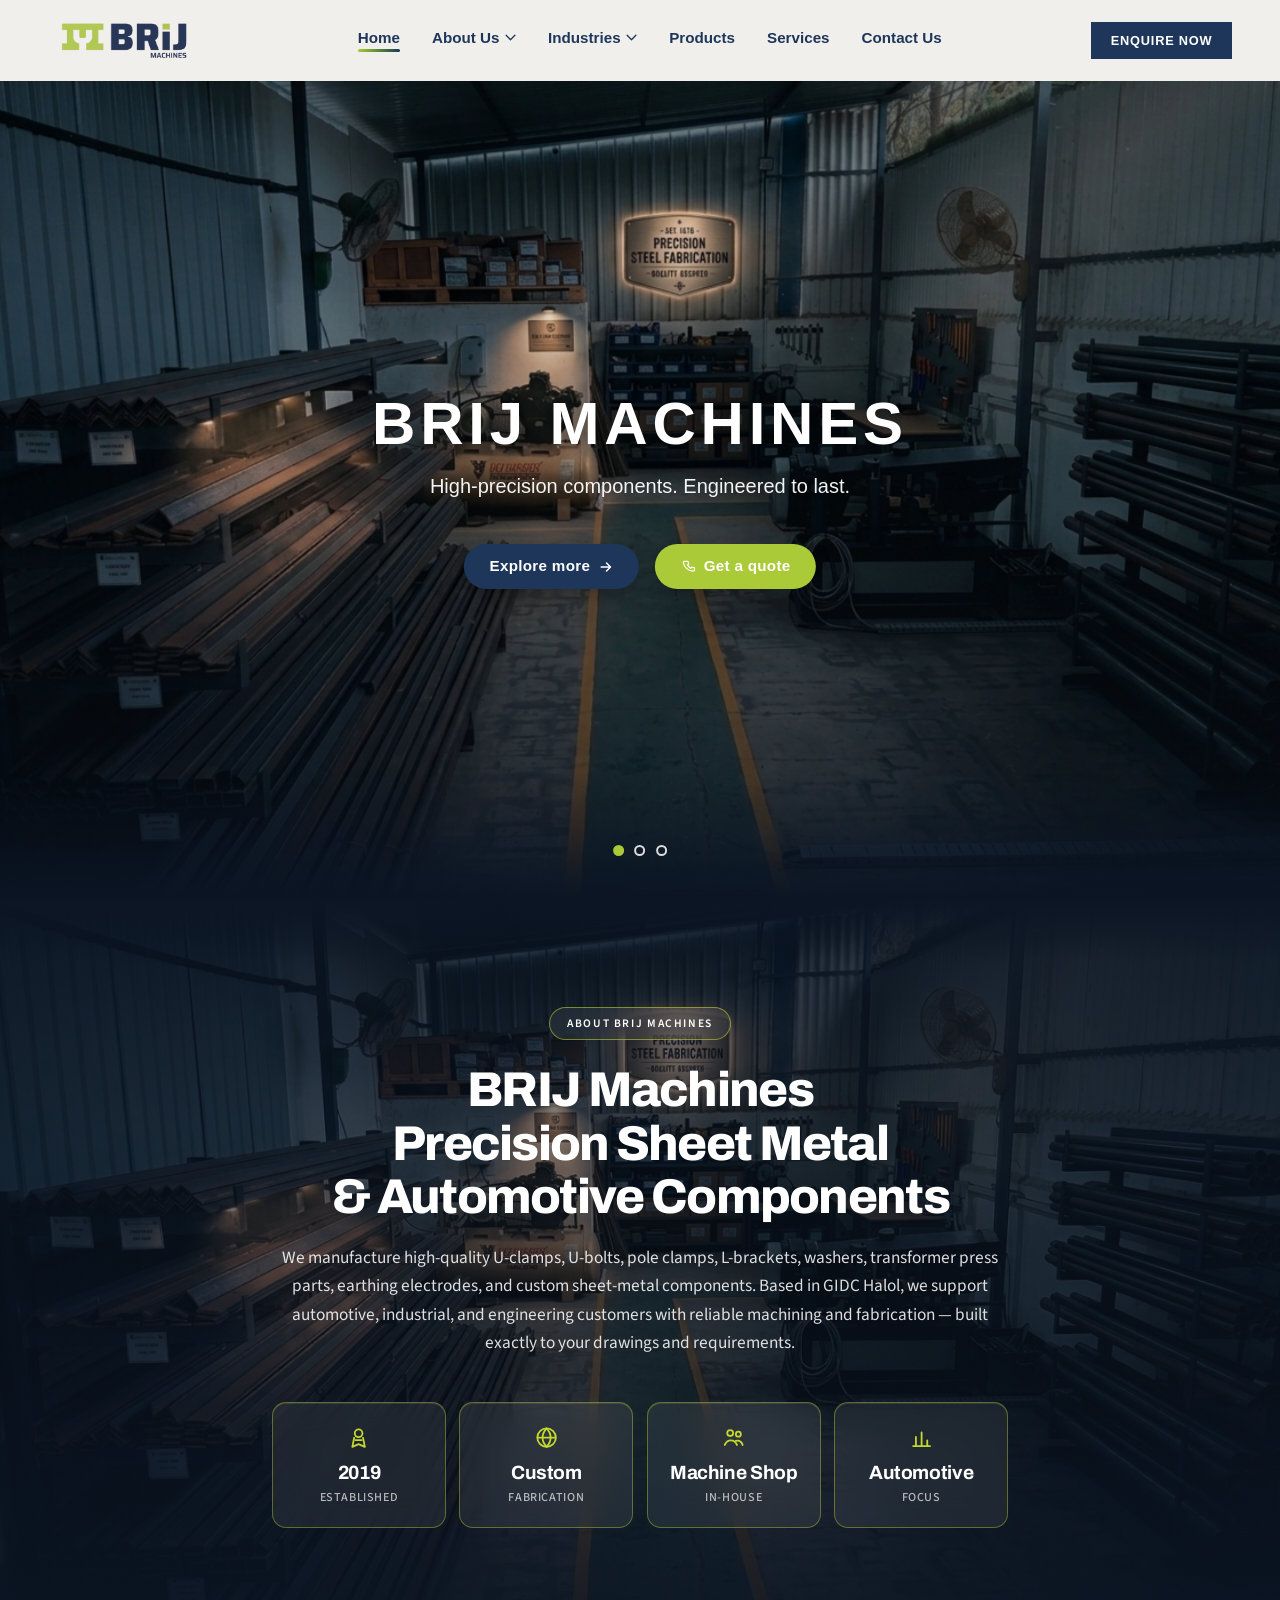
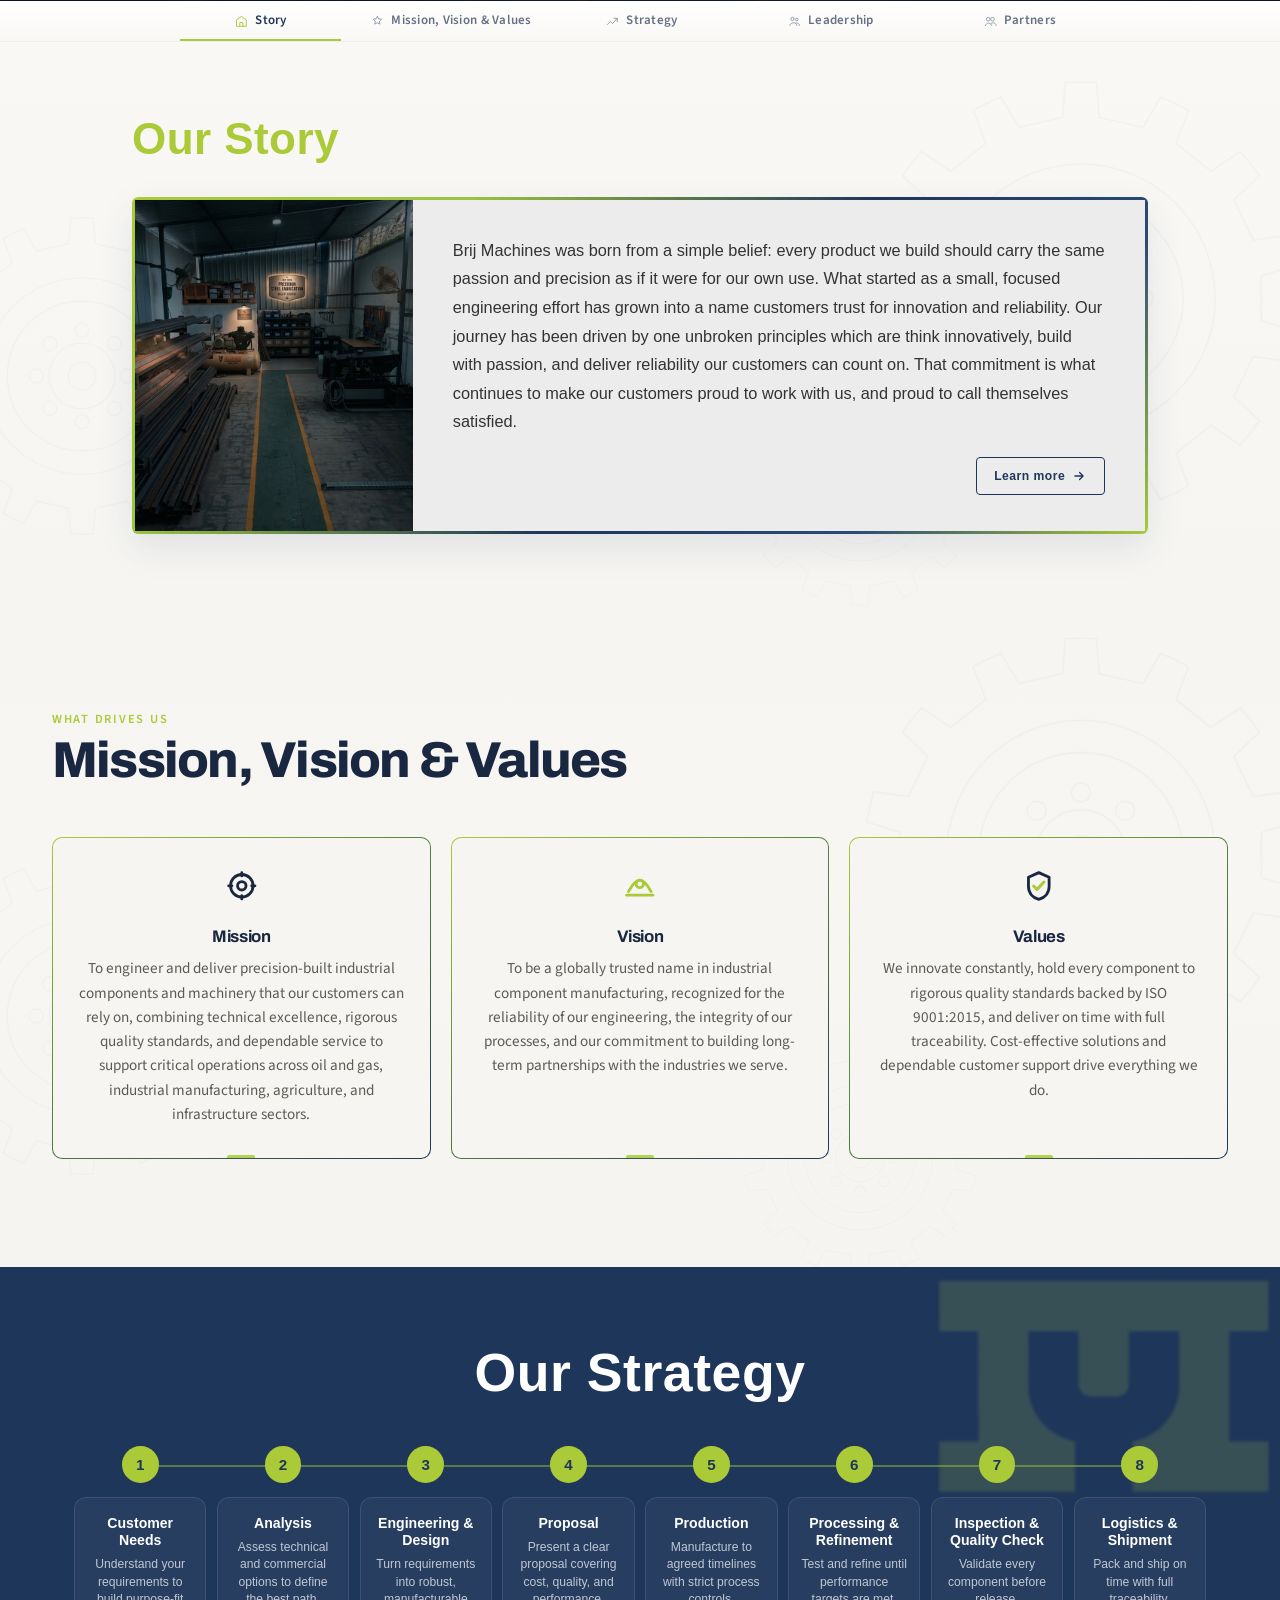
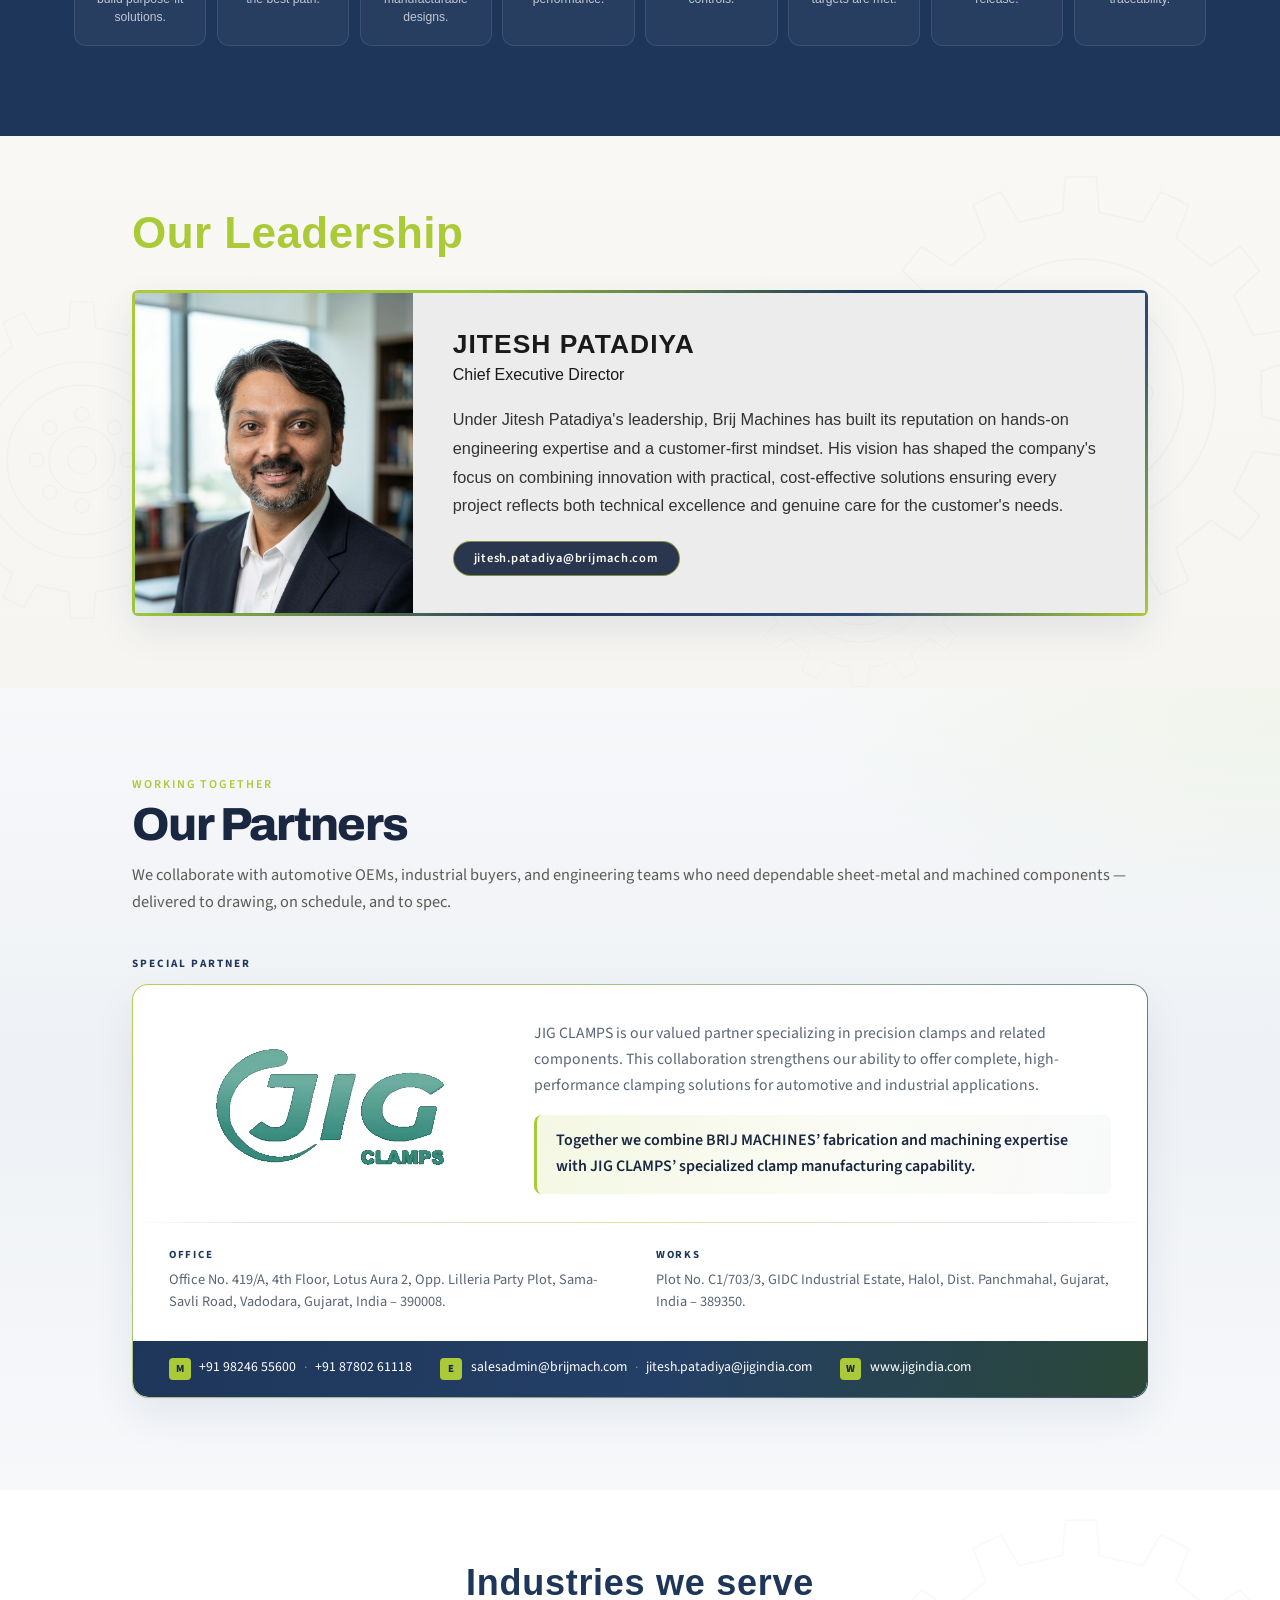
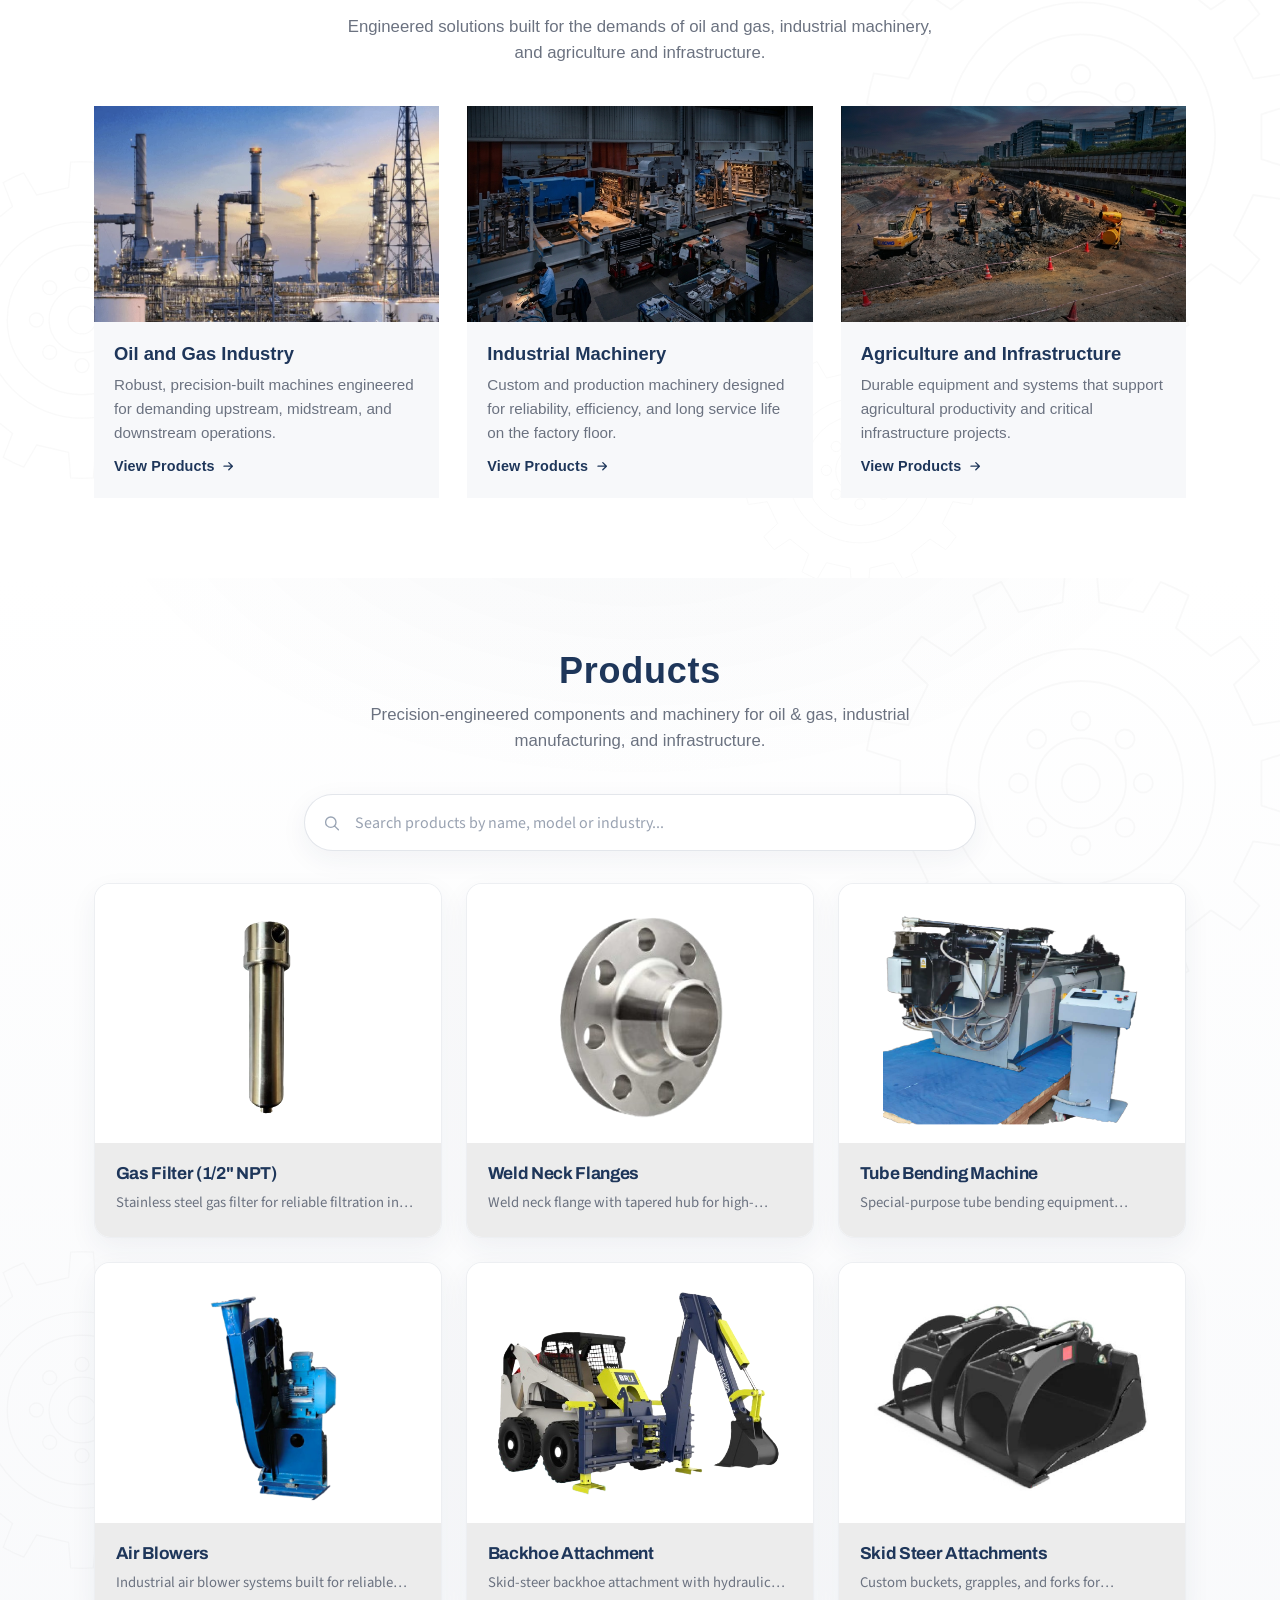
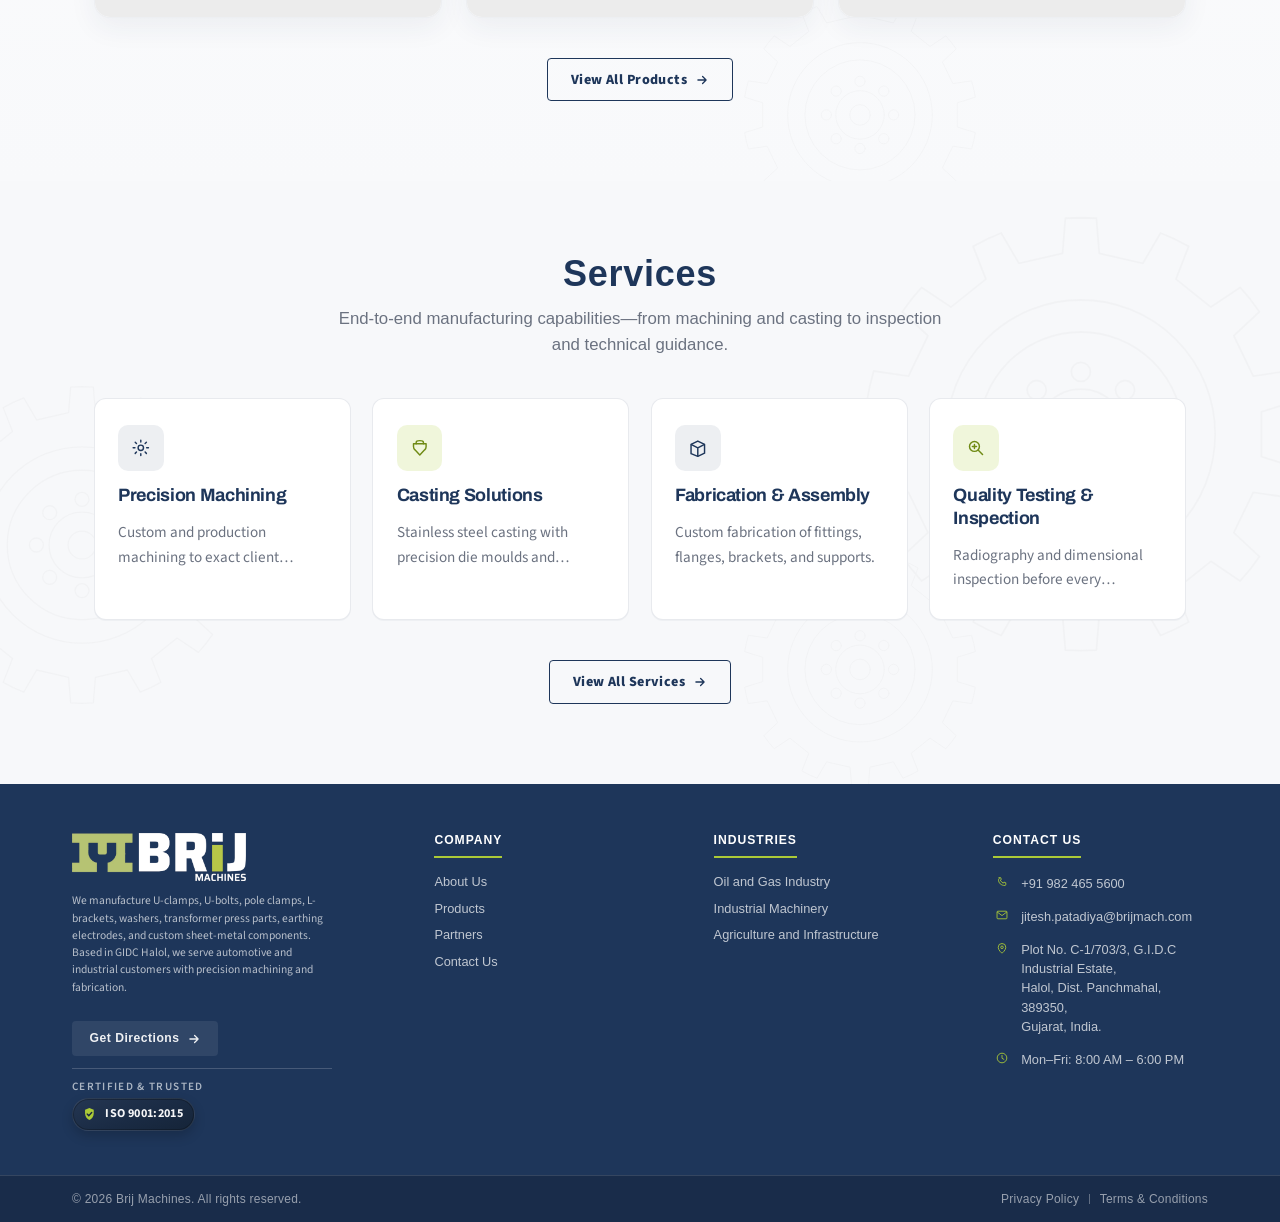
<file: index.html>
<!DOCTYPE html>
<html lang="en">
<head>
  <meta charset="UTF-8" />
  <meta name="viewport" content="width=device-width, initial-scale=1.0" />
  <title>BRiJ MACHINES</title>
  <link rel="preconnect" href="https://fonts.googleapis.com" />
  <link rel="preconnect" href="https://fonts.gstatic.com" crossorigin />
  <link href="https://fonts.googleapis.com/css2?family=Archivo:wght@500;600;700;800&family=Source+Sans+3:wght@400;500;600&display=swap" rel="stylesheet" />
  <link rel="stylesheet" href="css/styles.css?v=strategy-m-blur-soft-1" />
</head>
<body>
  <header class="site-header">
    <a href="index.html" class="logo">
      <img src="images/logos/nobg-logo.png" alt="BRiJ MACHINES" class="logo-img" />
    </a>

    <nav class="nav" aria-label="Main">
      <a href="index.html" class="nav-link active">Home</a>
      <div class="nav-dropdown">
        <a
          href="#about"
          class="nav-link nav-dropdown-toggle"
          aria-expanded="false"
          aria-haspopup="true"
          aria-controls="about-menu"
        >
          About Us
          <svg class="nav-chevron" viewBox="0 0 12 8" fill="none" aria-hidden="true">
            <path d="M1 1.5L6 6.5L11 1.5" stroke="currentColor" stroke-width="1.5" stroke-linecap="round" stroke-linejoin="round"/>
          </svg>
        </a>
        <ul id="about-menu" class="nav-dropdown-menu" role="menu">
          <li role="none"><a href="#our-story" role="menuitem">Story</a></li>
          <li role="none"><a href="#our-mission-vision-values" role="menuitem">Mission, Vision &amp; Values</a></li>
          <li role="none"><a href="#our-strategy" role="menuitem">Strategy</a></li>
          <li role="none"><a href="#our-leadership" role="menuitem">Leadership</a></li>
          <li role="none"><a href="#our-partner" role="menuitem">Partners</a></li>
        </ul>
      </div>
      <div class="nav-dropdown">
        <a
          href="industries.html"
          class="nav-link nav-dropdown-toggle"
          aria-expanded="false"
          aria-haspopup="true"
          aria-controls="industries-menu"
        >
          Industries
          <svg class="nav-chevron" viewBox="0 0 12 8" fill="none" aria-hidden="true">
            <path d="M1 1.5L6 6.5L11 1.5" stroke="currentColor" stroke-width="1.5" stroke-linecap="round" stroke-linejoin="round"/>
          </svg>
        </a>
        <ul id="industries-menu" class="nav-dropdown-menu nav-mega-menu" role="menu">
          <li role="none">
            <a href="industry-oil-gas.html" role="menuitem" class="nav-mega-item">
              <span class="nav-mega-icon nav-mega-icon--primary" aria-hidden="true">
                <svg viewBox="0 0 24 24" fill="none">
                  <path d="M12 3c-2.8 3.4-5 6.2-5 9.1a5 5 0 0010 0C17 9.2 14.8 6.4 12 3z" stroke="currentColor" stroke-width="1.6" stroke-linejoin="round"/>
                  <path d="M10.2 14.2c.6.7 1.3 1.1 1.8 1.1s1.2-.4 1.8-1.1" stroke="currentColor" stroke-width="1.6" stroke-linecap="round"/>
                </svg>
              </span>
              <span class="nav-mega-label">Oil and Gas Industry</span>
            </a>
          </li>
          <li role="none">
            <a href="industry-industrial-machinery.html" role="menuitem" class="nav-mega-item">
              <span class="nav-mega-icon nav-mega-icon--accent" aria-hidden="true">
                <svg viewBox="0 0 24 24" fill="none">
                  <circle cx="12" cy="12" r="3.1" stroke="currentColor" stroke-width="1.6"/>
                  <path d="M12 3.5v2.2M12 18.3v2.2M3.5 12h2.2M18.3 12h2.2M5.9 5.9l1.6 1.6M16.5 16.5l1.6 1.6M18.1 5.9l-1.6 1.6M7.5 16.5l-1.6 1.6" stroke="currentColor" stroke-width="1.6" stroke-linecap="round"/>
                </svg>
              </span>
              <span class="nav-mega-label">Industrial Machinery</span>
            </a>
          </li>
          <li role="none">
            <a href="industry-agriculture-infrastructure.html" role="menuitem" class="nav-mega-item">
              <span class="nav-mega-icon nav-mega-icon--primary" aria-hidden="true">
                <svg viewBox="0 0 24 24" fill="none">
                  <path d="M12 20V10.5" stroke="currentColor" stroke-width="1.6" stroke-linecap="round"/>
                  <path d="M12 11.5c-2.6-.2-4.6-1.6-5.6-3.7 2.4-.1 4.5 1 5.6 3.7 1.1-2.7 3.2-3.8 5.6-3.7-1 2.1-3 3.5-5.6 3.7z" stroke="currentColor" stroke-width="1.6" stroke-linejoin="round"/>
                  <path d="M7.5 20h9" stroke="currentColor" stroke-width="1.6" stroke-linecap="round"/>
                </svg>
              </span>
              <span class="nav-mega-label">Agriculture and Infrastructure</span>
            </a>
          </li>
        </ul>
      </div>
      <a href="products.html" class="nav-link">Products</a>
      <a href="services.html" class="nav-link">Services</a>
      <a href="#contact" class="nav-link">Contact Us</a>
    </nav>

    <a href="#enquire" class="btn-enquire js-open-enquire">ENQUIRE NOW</a>
  </header>

  <main class="home">
    <section class="hero" aria-label="Featured">
      <div class="slides">
        <div class="slide active">
          <div
            class="slide-bg ken-burns"
            style="background-image: url('images/backgrounds/slideshow-1.jpg')"
          ></div>
          <div class="slide-overlay"></div>
          <div class="slide-content">
            <h1 class="slide-headline">BRIJ MACHINES</h1>
            <p class="slide-tagline">High-precision components. Engineered to last.</p>
          </div>
        </div>

        <div class="slide">
          <div
            class="slide-bg"
            style="background-image: url('images/backgrounds/slideshow-2.jpg')"
          ></div>
          <div class="slide-overlay"></div>
          <div class="slide-content">
            <h1 class="slide-headline">ENGINEERED FOR INDUSTRY</h1>
            <p class="slide-tagline">Reliable fabrication for demanding industrial needs.</p>
          </div>
        </div>

        <div class="slide">
          <div
            class="slide-bg"
            style="background-image: url('images/backgrounds/slideshow-3.jpg')"
          ></div>
          <div class="slide-overlay"></div>
          <div class="slide-content">
            <h1 class="slide-headline">BUILD WITH PURPOSE</h1>
            <p class="slide-tagline">Every component engineered for strength, accuracy, and reliability.</p>
          </div>
        </div>
      </div>

      <div class="hero-ctas">
        <a href="#industries" class="hero-cta hero-cta--explore">
          Explore more
          <svg class="hero-cta-icon" viewBox="0 0 24 24" fill="none" aria-hidden="true">
            <path d="M5 12h12M13 6l6 6-6 6" stroke="currentColor" stroke-width="2.2" stroke-linecap="round" stroke-linejoin="round"/>
          </svg>
        </a>
        <a href="#enquire" class="hero-cta hero-cta--quote js-open-enquire">
          <svg class="hero-cta-icon" viewBox="0 0 24 24" fill="none" aria-hidden="true">
            <path d="M7.5 3.5h3.2l1.2 4.1-2 1.2a12.5 12.5 0 0 0 5.3 5.3l1.2-2 4.1 1.2v3.2a1.8 1.8 0 0 1-1.8 1.8A15.7 15.7 0 0 1 3.7 5.3 1.8 1.8 0 0 1 5.5 3.5z" stroke="currentColor" stroke-width="1.8" stroke-linejoin="round"/>
          </svg>
          Get a quote
        </a>
      </div>

      <div class="hero-dots" role="tablist" aria-label="Slide controls">
        <button type="button" class="dot active" aria-label="Show slide 1" aria-selected="true"></button>
        <button type="button" class="dot" aria-label="Show slide 2" aria-selected="false"></button>
        <button type="button" class="dot" aria-label="Show slide 3" aria-selected="false"></button>
      </div>
    </section>

    <section id="about" class="about-hero fade-in" aria-label="About BRIJ Machines">
      <div
        class="about-hero-bg"
        style="background-image: url('images/backgrounds/slideshow-1.jpg')"
        role="img"
        aria-label="BRIJ Machines sheet-metal workshop"
      ></div>
      <div class="about-hero-overlay" aria-hidden="true"></div>

      <div class="about-hero-content">
        <span class="about-hero-badge">About BRIJ Machines</span>
        <h1 class="about-hero-title">
          BRIJ&nbsp;Machines<br>
          Precision&nbsp;Sheet&nbsp;Metal<br>
          &amp;&nbsp;Automotive&nbsp;Components
        </h1>
        <p class="about-hero-lead">
          We manufacture high-quality U-clamps, U-bolts, pole clamps, L-brackets, washers, transformer press parts, earthing electrodes, and custom sheet-metal components. Based in GIDC Halol, we support automotive, industrial, and engineering customers with reliable machining and fabrication — built exactly to your drawings and requirements.
        </p>

        <ul class="about-hero-stats" aria-label="Company highlights">
          <li class="about-stat">
            <span class="about-stat-icon" aria-hidden="true">
              <svg viewBox="0 0 24 24" fill="none">
                <circle cx="12" cy="8.2" r="3.4" stroke="currentColor" stroke-width="1.6"/>
                <path d="M8.2 11.6L6.5 20.2l5.5-2.4 5.5 2.4-1.7-8.6" stroke="currentColor" stroke-width="1.6" stroke-linejoin="round"/>
                <path d="M9.2 14.2h5.6" stroke="currentColor" stroke-width="1.6" stroke-linecap="round"/>
              </svg>
            </span>
            <span class="about-stat-text">
              <span class="about-stat-value">2019</span>
              <span class="about-stat-label">Established</span>
            </span>
          </li>
          <li class="about-stat">
            <span class="about-stat-icon" aria-hidden="true">
              <svg viewBox="0 0 24 24" fill="none">
                <circle cx="12" cy="12" r="8.2" stroke="currentColor" stroke-width="1.6"/>
                <path d="M3.8 12h16.4M12 3.8c2.4 2.6 3.6 5.4 3.6 8.2s-1.2 5.6-3.6 8.2c-2.4-2.6-3.6-5.4-3.6-8.2s1.2-5.6 3.6-8.2z" stroke="currentColor" stroke-width="1.6" stroke-linejoin="round"/>
              </svg>
            </span>
            <span class="about-stat-text">
              <span class="about-stat-value">Custom</span>
              <span class="about-stat-label">Fabrication</span>
            </span>
          </li>
          <li class="about-stat">
            <span class="about-stat-icon" aria-hidden="true">
              <svg viewBox="0 0 24 24" fill="none">
                <circle cx="9" cy="8" r="2.6" stroke="currentColor" stroke-width="1.6"/>
                <circle cx="16.2" cy="9" r="2.2" stroke="currentColor" stroke-width="1.6"/>
                <path d="M4.2 18.5c1.1-2.7 2.9-4.1 5.4-4.1s4.3 1.4 5.4 4.1" stroke="currentColor" stroke-width="1.6" stroke-linecap="round"/>
                <path d="M14 14.9c1.4-.5 2.8-.4 4.2.7.9.7 1.5 1.8 1.8 2.9" stroke="currentColor" stroke-width="1.6" stroke-linecap="round"/>
              </svg>
            </span>
            <span class="about-stat-text">
              <span class="about-stat-value">Machine Shop</span>
              <span class="about-stat-label">In-House</span>
            </span>
          </li>
          <li class="about-stat">
            <span class="about-stat-icon" aria-hidden="true">
              <svg viewBox="0 0 24 24" fill="none">
                <path d="M4.5 19.5h15" stroke="currentColor" stroke-width="1.6" stroke-linecap="round"/>
                <path d="M7 19.5V11.5M12 19.5V7.5M17 19.5v-5" stroke="currentColor" stroke-width="1.6" stroke-linecap="round"/>
              </svg>
            </span>
            <span class="about-stat-text">
              <span class="about-stat-value">Automotive</span>
              <span class="about-stat-label">Focus</span>
            </span>
          </li>
        </ul>
      </div>
    </section>

    <nav class="about-tabs" id="about-tabs" aria-label="About sections">
      <div class="about-tabs-track">
        <a href="#our-story" class="about-tab is-active" data-about-section="our-story">
          <svg class="about-tab-icon" viewBox="0 0 24 24" fill="none" aria-hidden="true">
            <path d="M4 20V9.5L12 4l8 5.5V20H4z" stroke="currentColor" stroke-width="1.55" stroke-linejoin="round"/>
            <path d="M9.5 20v-6h5v6" stroke="currentColor" stroke-width="1.55" stroke-linejoin="round"/>
          </svg>
          Story
        </a>
        <a href="#our-mission-vision-values" class="about-tab" data-about-section="our-mission-vision-values">
          <svg class="about-tab-icon" viewBox="0 0 24 24" fill="none" aria-hidden="true">
            <path d="M12 3.5l2.1 4.3 4.7.7-3.4 3.3.8 4.7L12 14.3 7.8 16.5l.8-4.7-3.4-3.3 4.7-.7L12 3.5z" stroke="currentColor" stroke-width="1.55" stroke-linejoin="round"/>
          </svg>
          Mission, Vision &amp; Values
        </a>
        <a href="#our-strategy" class="about-tab" data-about-section="our-strategy">
          <svg class="about-tab-icon" viewBox="0 0 24 24" fill="none" aria-hidden="true">
            <path d="M4 17l5-5 3.5 3.5L20 7" stroke="currentColor" stroke-width="1.55" stroke-linecap="round" stroke-linejoin="round"/>
            <path d="M14.5 7H20v5.5" stroke="currentColor" stroke-width="1.55" stroke-linecap="round" stroke-linejoin="round"/>
          </svg>
          Strategy
        </a>
        <a href="#our-leadership" class="about-tab" data-about-section="our-leadership">
          <svg class="about-tab-icon" viewBox="0 0 24 24" fill="none" aria-hidden="true">
            <circle cx="9" cy="8" r="2.6" stroke="currentColor" stroke-width="1.55"/>
            <circle cx="16" cy="9" r="2.2" stroke="currentColor" stroke-width="1.55"/>
            <path d="M4.5 18.5c1.2-2.8 3.1-4.2 5.8-4.2s4.6 1.4 5.8 4.2" stroke="currentColor" stroke-width="1.55" stroke-linecap="round"/>
            <path d="M14.2 14.8c1.5-.5 2.9-.4 4.3.7 1 .8 1.7 2 2 3" stroke="currentColor" stroke-width="1.55" stroke-linecap="round"/>
          </svg>
          Leadership
        </a>
        <a href="#our-partner" class="about-tab" data-about-section="our-partner">
          <svg class="about-tab-icon" viewBox="0 0 24 24" fill="none" aria-hidden="true">
            <path d="M8.5 11.5a3 3 0 100-6 3 3 0 000 6zM15.5 11.5a3 3 0 100-6 3 3 0 000 6z" stroke="currentColor" stroke-width="1.55"/>
            <path d="M3.8 19c.9-2.6 2.7-4 5.2-4s4.2 1.4 5.1 3.6" stroke="currentColor" stroke-width="1.55" stroke-linecap="round"/>
            <path d="M13.2 15.2c1.2-.7 2.5-1 4-.8 2 .3 3.5 1.6 4.3 4.1" stroke="currentColor" stroke-width="1.55" stroke-linecap="round"/>
          </svg>
          Partners
        </a>
      </div>
    </nav>

    <section id="our-story" class="about fade-in">
      <div class="about-inner">
        <h2 class="about-heading">Our Story</h2>
        <div class="about-story">
          <div class="about-media">
            <img
              src="images/backgrounds/slideshow-1.jpg"
              alt="Brij Machines workshop floor"
              class="about-photo"
            />
          </div>
          <div class="about-text">
            <div class="about-text-stack">
              <p class="about-copy">
                Brij Machines was born from a simple belief: every product we build should carry the same passion and precision as if it were for our own use. What started as a small, focused engineering effort has grown into a name customers trust for innovation and reliability. Our journey has been driven by one unbroken principles which are think innovatively, build with passion, and deliver reliability our customers can count on. That commitment is what continues to make our customers proud to work with us, and proud to call themselves satisfied.
              </p>
              <a href="#our-mission-vision-values" class="about-learn-more">
                Learn more
                <svg class="about-learn-more-arrow" viewBox="0 0 24 24" fill="none" aria-hidden="true">
                  <path d="M5 12h12M13 6l6 6-6 6" stroke="currentColor" stroke-width="2.2" stroke-linecap="round" stroke-linejoin="round"/>
                </svg>
              </a>
            </div>
          </div>
        </div>
      </div>
    </section>

    <section id="our-mission-vision-values" class="values fade-in" aria-label="Mission, Vision and Values">
      <div class="values-inner">
        <header class="values-intro">
          <p class="values-eyebrow">What drives us</p>
          <h2 class="values-title">Mission, Vision &amp; Values</h2>
        </header>

        <div class="values-grid values-grid--mvv">
          <article id="our-mission" class="values-card values-card--equal">
            <div class="values-card-icon" aria-hidden="true">
              <svg viewBox="0 0 40 40" fill="none">
                <circle cx="20" cy="20" r="12" stroke="currentColor" stroke-width="3"/>
                <circle cx="20" cy="20" r="4.5" stroke="currentColor" stroke-width="3"/>
                <path d="M20 6v3.5M20 30.5V34M6 20h3.5M30.5 20H34" stroke="currentColor" stroke-width="3" stroke-linecap="round"/>
              </svg>
            </div>
            <h3 class="values-card-title">Mission</h3>
            <p class="values-card-text">
              To engineer and deliver precision-built industrial components and machinery that our customers can rely on, combining technical excellence, rigorous quality standards, and dependable service to support critical operations across oil and gas, industrial manufacturing, agriculture, and infrastructure sectors.
            </p>
          </article>

          <article id="our-vision" class="values-card values-card--equal">
            <div class="values-card-icon values-card-icon--accent" aria-hidden="true">
              <svg viewBox="0 0 40 40" fill="none">
                <path d="M8 26c4.5-8 9-12 12-12s7.5 4 12 12" stroke="currentColor" stroke-width="3" stroke-linecap="round"/>
                <circle cx="20" cy="18" r="4" stroke="currentColor" stroke-width="3"/>
                <path d="M6 30h28" stroke="currentColor" stroke-width="3" stroke-linecap="round"/>
              </svg>
            </div>
            <h3 class="values-card-title">Vision</h3>
            <p class="values-card-text">
              To be a globally trusted name in industrial component manufacturing, recognized for the reliability of our engineering, the integrity of our processes, and our commitment to building long-term partnerships with the industries we serve.
            </p>
          </article>

          <article id="our-values" class="values-card values-card--equal">
            <div class="values-card-icon values-card-icon--dual" aria-hidden="true">
              <svg viewBox="0 0 40 40" fill="none">
                <path d="M20 6l11 5v9.5c0 7.2-4.6 12.2-11 14-6.4-1.8-11-6.8-11-14V11l11-5z" stroke="currentColor" stroke-width="3" stroke-linejoin="round"/>
                <path class="values-icon-accent" d="M14.5 20.2l3.6 3.6 7.4-7.8" stroke="currentColor" stroke-width="3.2" stroke-linecap="round" stroke-linejoin="round"/>
              </svg>
            </div>
            <h3 class="values-card-title">Values</h3>
            <p class="values-card-text">
              We innovate constantly, hold every component to rigorous quality standards backed by ISO 9001:2015, and deliver on time with full traceability. Cost-effective solutions and dependable customer support drive everything we do.
            </p>
          </article>
        </div>
      </div>
    </section>

    <section id="our-strategy" class="strategy fade-in" aria-label="Our Strategy">
      <div class="strategy-watermark" aria-hidden="true">
        <img src="images/backgrounds/our-strategy.png" alt="" />
      </div>

      <div class="strategy-inner">
        <h2 class="strategy-title">Our Strategy</h2>

        <ol class="strategy-flow" aria-label="Strategy process">
          <li class="strategy-step">
            <span class="strategy-num" aria-hidden="true">1</span>
            <div class="strategy-step-card">
              <h3 class="strategy-step-title">Customer Needs</h3>
              <p class="strategy-step-text">Understand your requirements to build purpose-fit solutions.</p>
            </div>
          </li>
          <li class="strategy-step">
            <span class="strategy-num" aria-hidden="true">2</span>
            <div class="strategy-step-card">
              <h3 class="strategy-step-title">Analysis</h3>
              <p class="strategy-step-text">Assess technical and commercial options to define the best path.</p>
            </div>
          </li>
          <li class="strategy-step">
            <span class="strategy-num" aria-hidden="true">3</span>
            <div class="strategy-step-card">
              <h3 class="strategy-step-title">Engineering &amp; Design</h3>
              <p class="strategy-step-text">Turn requirements into robust, manufacturable designs.</p>
            </div>
          </li>
          <li class="strategy-step">
            <span class="strategy-num" aria-hidden="true">4</span>
            <div class="strategy-step-card">
              <h3 class="strategy-step-title">Proposal</h3>
              <p class="strategy-step-text">Present a clear proposal covering cost, quality, and performance.</p>
            </div>
          </li>
          <li class="strategy-step">
            <span class="strategy-num" aria-hidden="true">5</span>
            <div class="strategy-step-card">
              <h3 class="strategy-step-title">Production</h3>
              <p class="strategy-step-text">Manufacture to agreed timelines with strict process controls.</p>
            </div>
          </li>
          <li class="strategy-step">
            <span class="strategy-num" aria-hidden="true">6</span>
            <div class="strategy-step-card">
              <h3 class="strategy-step-title">Processing &amp; Refinement</h3>
              <p class="strategy-step-text">Test and refine until performance targets are met.</p>
            </div>
          </li>
          <li class="strategy-step">
            <span class="strategy-num" aria-hidden="true">7</span>
            <div class="strategy-step-card">
              <h3 class="strategy-step-title">Inspection &amp; Quality Check</h3>
              <p class="strategy-step-text">Validate every component before release.</p>
            </div>
          </li>
          <li class="strategy-step">
            <span class="strategy-num" aria-hidden="true">8</span>
            <div class="strategy-step-card">
              <h3 class="strategy-step-title">Logistics &amp; Shipment</h3>
              <p class="strategy-step-text">Pack and ship on time with full traceability.</p>
            </div>
          </li>
        </ol>
      </div>
    </section>

    <section id="our-leadership" class="about fade-in">
      <div class="about-inner">
        <h2 class="about-heading">Our Leadership</h2>
        <div class="about-story">
          <div class="about-media">
            <img
              src="images/products/ceo-about-page.jpg"
              alt="Jitesh Patadiya, Chief Executive Director"
              class="about-photo leadership-photo"
            />
          </div>
          <div class="about-text">
            <div class="leadership-copy">
              <h3 class="leader-name">Jitesh Patadiya</h3>
              <p class="leader-role">Chief Executive Director</p>
              <p class="about-copy">
                Under Jitesh Patadiya's leadership, Brij Machines has built its reputation on hands-on engineering expertise and a customer-first mindset. His vision has shaped the company's focus on combining innovation with practical, cost-effective solutions ensuring every project reflects both technical excellence and genuine care for the customer's needs.
              </p>
              <a
                href="mailto:jitesh.patadiya@brijmach.com"
                class="leader-email-card"
              >
                jitesh.patadiya@brijmach.com
              </a>
            </div>
          </div>
        </div>
      </div>
    </section>

    <section id="our-partner" class="partner fade-in" aria-label="Our Partners">
      <div class="partner-inner">
        <header class="partner-intro">
          <p class="partner-eyebrow">Working together</p>
          <h2 class="partner-title">Our Partners</h2>
          <p class="partner-lead">
            We collaborate with automotive OEMs, industrial buyers, and engineering teams who need dependable sheet-metal and machined components — delivered to drawing, on schedule, and to spec.
          </p>
        </header>

        <article class="partner-feature">
          <p class="partner-feature-label">Special Partner</p>

          <div class="partner-card-frame">
            <div class="partner-card-inner">
              <div class="partner-card-top">
                <div class="partner-card-logo-wrap">
                  <img
                    src="images/logos/jig-clamps-logo-2.png"
                    alt="JIG CLAMPS"
                    class="partner-feature-logo"
                  />
                  <h3 class="partner-feature-name">JIG CLAMPS</h3>
                </div>

                <div class="partner-card-copy">
                  <p class="partner-feature-text">
                    JIG CLAMPS is our valued partner specializing in precision clamps and related components. This collaboration strengthens our ability to offer complete, high-performance clamping solutions for automotive and industrial applications.
                  </p>
                  <p class="partner-feature-text partner-feature-text--closing">
                    Together we combine BRIJ MACHINES’ fabrication and machining expertise with JIG CLAMPS’ specialized clamp manufacturing capability.
                  </p>
                </div>
              </div>

              <div class="partner-card-details">
                <div class="partner-detail">
                  <span class="partner-detail-label">Office</span>
                  <p class="partner-detail-text">
                    Office No. 419/A, 4th Floor, Lotus Aura 2, Opp. Lilleria Party Plot, Sama-Savli Road, Vadodara, Gujarat, India – 390008.
                  </p>
                </div>
                <div class="partner-detail">
                  <span class="partner-detail-label">Works</span>
                  <p class="partner-detail-text">
                    Plot No. C1/703/3, GIDC Industrial Estate, Halol, Dist. Panchmahal, Gujarat, India – 389350.
                  </p>
                </div>
              </div>

              <div class="partner-card-contact">
                <div class="partner-contact-item">
                  <span class="partner-contact-key" aria-hidden="true">M</span>
                  <p class="partner-contact-body">
                    <a href="tel:+919824655600">+91 98246 55600</a>
                    <span class="partner-contact-sep" aria-hidden="true">·</span>
                    <a href="tel:+918780261118">+91 87802 61118</a>
                  </p>
                </div>
                <div class="partner-contact-item">
                  <span class="partner-contact-key" aria-hidden="true">E</span>
                  <p class="partner-contact-body">
                    <a href="mailto:salesadmin@brijmach.com">salesadmin@brijmach.com</a>
                    <span class="partner-contact-sep" aria-hidden="true">·</span>
                    <a href="mailto:jitesh.patadiya@jigindia.com">jitesh.patadiya@jigindia.com</a>
                  </p>
                </div>
                <div class="partner-contact-item">
                  <span class="partner-contact-key" aria-hidden="true">W</span>
                  <p class="partner-contact-body">
                    <a href="https://www.jigindia.com" target="_blank" rel="noopener noreferrer">www.jigindia.com</a>
                  </p>
                </div>
              </div>
            </div>
          </div>
        </article>
      </div>
    </section>

    <section id="industries" class="services gear-texture fade-in">
      <div class="section-inner">
        <header class="services-header">
          <h2 class="section-heading">Industries we serve</h2>
          <p class="section-sub">
            Engineered solutions built for the demands of oil and gas, industrial machinery, and agriculture and infrastructure.
          </p>
        </header>

        <div class="services-grid">
          <a href="industry-oil-gas.html" class="service-card" id="oil-and-gas">
            <div class="service-image-wrap">
              <img src="images/industries/oil-gas-industry.png" alt="Oil and gas industry equipment" class="service-image" />
            </div>
            <div class="service-body">
              <h3 class="service-title">Oil and Gas Industry</h3>
              <p class="service-desc">
                Robust, precision-built machines engineered for demanding upstream, midstream, and downstream operations.
              </p>
              <span class="service-link">
                View Products
                <svg viewBox="0 0 24 24" fill="none" aria-hidden="true">
                  <path d="M5 12h12M13 6l6 6-6 6" stroke="currentColor" stroke-width="2.2" stroke-linecap="round" stroke-linejoin="round"/>
                </svg>
              </span>
            </div>
          </a>

          <a href="industry-industrial-machinery.html" class="service-card" id="industrial-machinery">
            <div class="service-image-wrap">
              <img src="images/industries/industrial-machinery.jpg" alt="Industrial machinery manufacturing" class="service-image" />
            </div>
            <div class="service-body">
              <h3 class="service-title">Industrial Machinery</h3>
              <p class="service-desc">
                Custom and production machinery designed for reliability, efficiency, and long service life on the factory floor.
              </p>
              <span class="service-link">
                View Products
                <svg viewBox="0 0 24 24" fill="none" aria-hidden="true">
                  <path d="M5 12h12M13 6l6 6-6 6" stroke="currentColor" stroke-width="2.2" stroke-linecap="round" stroke-linejoin="round"/>
                </svg>
              </span>
            </div>
          </a>

          <a href="industry-agriculture-infrastructure.html" class="service-card" id="agriculture-infrastructure">
            <div class="service-image-wrap">
              <img src="images/industries/agriculture-industry.jpg" alt="Agriculture and infrastructure equipment" class="service-image" />
            </div>
            <div class="service-body">
              <h3 class="service-title">Agriculture and Infrastructure</h3>
              <p class="service-desc">
                Durable equipment and systems that support agricultural productivity and critical infrastructure projects.
              </p>
              <span class="service-link">
                View Products
                <svg viewBox="0 0 24 24" fill="none" aria-hidden="true">
                  <path d="M5 12h12M13 6l6 6-6 6" stroke="currentColor" stroke-width="2.2" stroke-linecap="round" stroke-linejoin="round"/>
                </svg>
              </span>
            </div>
          </a>
        </div>
      </div>
    </section>

    <section id="home-products" class="home-products gear-texture fade-in" aria-labelledby="home-products-title">
      <div class="section-inner">
        <header class="services-header">
          <h2 id="home-products-title" class="section-heading">Products</h2>
          <p class="section-sub">
            Precision-engineered components and machinery for oil &amp; gas, industrial manufacturing, and infrastructure.
          </p>
        </header>

        <a href="products.html" class="products-search home-products-search" aria-label="Search products on the Products page">
          <svg class="products-search-icon" viewBox="0 0 24 24" fill="none" aria-hidden="true">
            <circle cx="11" cy="11" r="6.5" stroke="currentColor" stroke-width="1.7"/>
            <path d="M16.2 16.2L20.5 20.5" stroke="currentColor" stroke-width="1.7" stroke-linecap="round"/>
          </svg>
          <span class="home-products-search-placeholder">Search products by name, model or industry...</span>
        </a>

        <div class="products-grid home-products-grid">
          <a href="products.html" class="catalog-card home-product-card">
            <div class="catalog-card-media">
              <img src="images/oil-gas/gas-filter-npt.png" alt="Gas Filter 1/2 inch NPT" loading="lazy" />
            </div>
            <div class="catalog-card-body">
              <h3 class="catalog-card-title">Gas Filter (1/2&quot; NPT)</h3>
              <p class="catalog-card-desc">Stainless steel gas filter for reliable filtration in gas analysis lines.</p>
            </div>
          </a>

          <a href="products.html" class="catalog-card home-product-card">
            <div class="catalog-card-media">
              <img src="images/oil-gas/weld-neck-flanges.png" alt="Weld Neck Flanges" loading="lazy" />
            </div>
            <div class="catalog-card-body">
              <h3 class="catalog-card-title">Weld Neck Flanges</h3>
              <p class="catalog-card-desc">Weld neck flange with tapered hub for high-pressure piping connections.</p>
            </div>
          </a>

          <a href="products.html" class="catalog-card home-product-card">
            <div class="catalog-card-media">
              <img src="images/industrial-machinery/tube-bending-machine.png" alt="Tube Bending Machine" loading="lazy" />
            </div>
            <div class="catalog-card-body">
              <h3 class="catalog-card-title">Tube Bending Machine</h3>
              <p class="catalog-card-desc">Special-purpose tube bending equipment designed for accuracy and repeatability.</p>
            </div>
          </a>

          <a href="products.html" class="catalog-card home-product-card">
            <div class="catalog-card-media">
              <img src="images/industrial-machinery/air-blowers.png" alt="Air Blowers" loading="lazy" />
            </div>
            <div class="catalog-card-body">
              <h3 class="catalog-card-title">Air Blowers</h3>
              <p class="catalog-card-desc">Industrial air blower systems built for reliable airflow in plant applications.</p>
            </div>
          </a>

          <a href="products.html" class="catalog-card home-product-card">
            <div class="catalog-card-media">
              <img src="images/agriculture-infrastructure/backhoe-attachment.png" alt="Backhoe Attachment" loading="lazy" />
            </div>
            <div class="catalog-card-body">
              <h3 class="catalog-card-title">Backhoe Attachment</h3>
              <p class="catalog-card-desc">Skid-steer backhoe attachment with hydraulic cushioning and high breakout force.</p>
            </div>
          </a>

          <a href="products.html" class="catalog-card home-product-card">
            <div class="catalog-card-media">
              <img src="images/agriculture-infrastructure/skid-steer-attachment-1.png" alt="Skid Steer Attachments" loading="lazy" />
            </div>
            <div class="catalog-card-body">
              <h3 class="catalog-card-title">Skid Steer Attachments</h3>
              <p class="catalog-card-desc">Custom buckets, grapples, and forks for agricultural and infrastructure duty.</p>
            </div>
          </a>
        </div>

        <div class="home-section-cta">
          <a href="products.html" class="home-section-btn">
            View All Products
            <svg viewBox="0 0 24 24" fill="none" aria-hidden="true">
              <path d="M5 12h12M13 6l6 6-6 6" stroke="currentColor" stroke-width="2.2" stroke-linecap="round" stroke-linejoin="round"/>
            </svg>
          </a>
        </div>
      </div>
    </section>

    <section id="home-services" class="home-services gear-texture fade-in" aria-labelledby="home-services-title">
      <div class="section-inner">
        <header class="services-header">
          <h2 id="home-services-title" class="section-heading">Services</h2>
          <p class="section-sub">
            End-to-end manufacturing capabilities—from machining and casting to inspection and technical guidance.
          </p>
        </header>

        <div class="services-category-grid home-services-grid">
          <a href="services.html#services-categories" class="svc-card home-svc-card">
            <span class="svc-card-icon" aria-hidden="true">
              <svg viewBox="0 0 24 24" fill="none">
                <circle cx="12" cy="12" r="3" stroke="currentColor" stroke-width="1.6"/>
                <path d="M12 3.5v2M12 18.5v2M3.5 12h2M18.5 12h2M5.8 5.8l1.4 1.4M16.8 16.8l1.4 1.4M18.2 5.8l-1.4 1.4M7.2 16.8l-1.4 1.4" stroke="currentColor" stroke-width="1.6" stroke-linecap="round"/>
              </svg>
            </span>
            <h3 class="svc-card-title">Precision Machining</h3>
            <p class="svc-card-desc">Custom and production machining to exact client specifications.</p>
          </a>

          <a href="services.html#services-categories" class="svc-card home-svc-card">
            <span class="svc-card-icon svc-card-icon--accent" aria-hidden="true">
              <svg viewBox="0 0 24 24" fill="none">
                <path d="M5 7.5h14v3.2c0 1.4-.6 2.7-1.6 3.6L12 20l-5.4-5.7A4.8 4.8 0 015 10.7V7.5z" stroke="currentColor" stroke-width="1.6" stroke-linejoin="round"/>
                <path d="M8 7.5V5.8c0-1 1.8-1.8 4-1.8s4 .8 4 1.8V7.5" stroke="currentColor" stroke-width="1.6" stroke-linecap="round"/>
              </svg>
            </span>
            <h3 class="svc-card-title">Casting Solutions</h3>
            <p class="svc-card-desc">Stainless steel casting with precision die moulds and finishing.</p>
          </a>

          <a href="services.html#services-categories" class="svc-card home-svc-card">
            <span class="svc-card-icon" aria-hidden="true">
              <svg viewBox="0 0 24 24" fill="none">
                <path d="M4.5 18.5V8.2L12 4.5l7.5 3.7v9.8L12 21.5 4.5 18.5z" stroke="currentColor" stroke-width="1.6" stroke-linejoin="round"/>
                <path d="M12 12v9.5M4.5 8.2L12 12l7.5-3.8" stroke="currentColor" stroke-width="1.6" stroke-linejoin="round"/>
              </svg>
            </span>
            <h3 class="svc-card-title">Fabrication &amp; Assembly</h3>
            <p class="svc-card-desc">Custom fabrication of fittings, flanges, brackets, and supports.</p>
          </a>

          <a href="services.html#services-categories" class="svc-card home-svc-card">
            <span class="svc-card-icon svc-card-icon--accent" aria-hidden="true">
              <svg viewBox="0 0 24 24" fill="none">
                <circle cx="10.5" cy="10.5" r="5.5" stroke="currentColor" stroke-width="1.6"/>
                <path d="M14.8 14.8L19.5 19.5" stroke="currentColor" stroke-width="1.6" stroke-linecap="round"/>
                <path d="M8.2 10.5h4.6M10.5 8.2v4.6" stroke="currentColor" stroke-width="1.6" stroke-linecap="round"/>
              </svg>
            </span>
            <h3 class="svc-card-title">Quality Testing &amp; Inspection</h3>
            <p class="svc-card-desc">Radiography and dimensional inspection before every dispatch.</p>
          </a>
        </div>

        <div class="home-section-cta">
          <a href="services.html" class="home-section-btn">
            View All Services
            <svg viewBox="0 0 24 24" fill="none" aria-hidden="true">
              <path d="M5 12h12M13 6l6 6-6 6" stroke="currentColor" stroke-width="2.2" stroke-linecap="round" stroke-linejoin="round"/>
            </svg>
          </a>
        </div>
      </div>
    </section>
  </main>

  <footer class="site-footer" id="contact">
    <div class="footer-inner">
      <div class="footer-brand">
        <a href="index.html" class="footer-logo">
          <img src="images/logos/footer-logo.png?v=3" alt="BRiJ MACHINES" class="footer-logo-img" />
        </a>
        <p class="footer-brand-about">
          We manufacture U-clamps, U-bolts, pole clamps, L-brackets, washers, transformer press parts, earthing electrodes, and custom sheet-metal components. Based in GIDC Halol, we serve automotive and industrial customers with precision machining and fabrication.
        </p>
        <div class="footer-cert-block">
          <a
            class="footer-directions"
            href="https://www.google.com/maps/place/BRIJ+MACHINES+INDIA/@22.756359,72.7033925,93643m/data=!3m1!1e3!4m10!1m2!2m1!1sbrij+machines!3m6!1s0x395e2be334bb4611:0x11dd318396b0dffd!8m2!3d22.5403527!4d73.4561659!15sCg1icmlqIG1hY2hpbmVzkgEMbWFudWZhY3R1cmVy4AEA!16s%2Fg%2F11mvgl3mnr?entry=ttu"
            target="_blank"
            rel="noopener noreferrer"
          >
            Get Directions
            <svg class="footer-directions-arrow" viewBox="0 0 24 24" fill="none" aria-hidden="true">
              <path d="M5 12h12M13 6l6 6-6 6" stroke="currentColor" stroke-width="2.2" stroke-linecap="round" stroke-linejoin="round"/>
            </svg>
          </a>
          <span class="footer-cert-divider" aria-hidden="true"></span>
          <div class="footer-cert-group">
            <p class="footer-badge-label">Certified &amp; Trusted</p>
            <div class="footer-badge" role="img" aria-label="ISO 9001:2015 Certified and Trusted">
              <div class="footer-badge-pill">
                <span class="footer-badge-icon" aria-hidden="true">
                  <svg viewBox="0 0 24 24" fill="none">
                    <path d="M12 2.8l6.2 2.4v5.6c0 4.1-2.7 7.8-6.2 9.2-3.5-1.4-6.2-5.1-6.2-9.2V5.2L12 2.8z" fill="currentColor"/>
                    <path d="M8.9 11.6l2.2 2.2 4.2-4.4" stroke="#1a2740" stroke-width="2" stroke-linecap="round" stroke-linejoin="round"/>
                  </svg>
                </span>
                <span class="footer-badge-value">ISO 9001:2015</span>
              </div>
            </div>
          </div>
        </div>
      </div>

      <div class="footer-cols">
        <div class="footer-col">
          <h3 class="footer-heading">Company</h3>
          <ul class="footer-links">
            <li><a href="#about">About Us</a></li>
            <li><a href="products.html">Products</a></li>
            <li><a href="#our-partner">Partners</a></li>
            <li><a href="#enquire" class="js-open-enquire">Contact Us</a></li>
          </ul>
        </div>

        <div class="footer-col">
          <h3 class="footer-heading">Industries</h3>
          <ul class="footer-links">
            <li><a href="#oil-and-gas">Oil and Gas Industry</a></li>
            <li><a href="#industrial-machinery">Industrial Machinery</a></li>
            <li><a href="#agriculture-infrastructure">Agriculture and Infrastructure</a></li>
          </ul>
        </div>

        <div class="footer-col footer-col--contact">
          <h3 class="footer-heading">Contact Us</h3>
          <ul class="footer-contact-list">
            <li>
              <span class="footer-contact-icon" aria-hidden="true">
                <svg viewBox="0 0 24 24" fill="none"><path d="M6.5 4.5h3.2l1.1 3.2-1.8 1.1a12.5 12.5 0 005.2 5.2l1.1-1.8 3.2 1.1v3.2c0 .8-.7 1.5-1.5 1.5C10.3 18 6 13.7 6 8c0-.8.7-1.5 1.5-1.5z" stroke="currentColor" stroke-width="1.5" stroke-linejoin="round"/></svg>
              </span>
              <div>
                <a href="tel:+919824655600">+91 982 465 5600</a>
              </div>
            </li>
            <li>
              <span class="footer-contact-icon" aria-hidden="true">
                <svg viewBox="0 0 24 24" fill="none"><rect x="3.5" y="5.5" width="17" height="13" rx="1.5" stroke="currentColor" stroke-width="1.5"/><path d="M4 7l8 6 8-6" stroke="currentColor" stroke-width="1.5" stroke-linecap="round" stroke-linejoin="round"/></svg>
              </span>
              <div>
                <a href="mailto:jitesh.patadiya@brijmach.com">jitesh.patadiya@brijmach.com</a>
              </div>
            </li>
            <li>
              <span class="footer-contact-icon" aria-hidden="true">
                <svg viewBox="0 0 24 24" fill="none"><path d="M12 21s6.5-5.2 6.5-10.2A6.5 6.5 0 0012 4.3a6.5 6.5 0 00-6.5 6.5C5.5 15.8 12 21 12 21z" stroke="currentColor" stroke-width="1.5"/><circle cx="12" cy="10.8" r="2.2" stroke="currentColor" stroke-width="1.5"/></svg>
              </span>
              <div>
                <p>Plot No. C-1/703/3, G.I.D.C Industrial Estate,</p>
                <p>Halol, Dist. Panchmahal, 389350,</p>
                <p>Gujarat, India.</p>
              </div>
            </li>
            <li>
              <span class="footer-contact-icon" aria-hidden="true">
                <svg viewBox="0 0 24 24" fill="none"><circle cx="12" cy="12" r="8.25" stroke="currentColor" stroke-width="1.5"/><path d="M12 7.5v5l3.2 1.8" stroke="currentColor" stroke-width="1.5" stroke-linecap="round" stroke-linejoin="round"/></svg>
              </span>
              <div>
                <p>Mon–Fri: 8:00 AM – 6:00 PM</p>
              </div>
            </li>
          </ul>
        </div>
      </div>
    </div>

    <div class="footer-legal">
      <div class="footer-legal-inner">
        <p class="footer-copyright">&copy; 2026 Brij Machines. All rights reserved.</p>
        <nav class="footer-legal-links" aria-label="Legal">
          <a href="privacy.html">Privacy Policy</a>
          <span class="footer-legal-sep" aria-hidden="true">|</span>
          <a href="terms.html">Terms &amp; Conditions</a>
        </nav>
      </div>
    </div>
  </footer>

  <div
    class="enquire-modal"
    id="enquire-modal"
    hidden
    aria-hidden="true"
  >
    <div class="enquire-modal-backdrop" data-close-enquire tabindex="-1"></div>
    <div
      class="enquire-modal-dialog"
      role="dialog"
      aria-modal="true"
      aria-labelledby="enquire-modal-title"
    >
      <button type="button" class="enquire-modal-close" data-close-enquire aria-label="Close enquire form">
        <svg viewBox="0 0 24 24" fill="none" aria-hidden="true">
          <path d="M6 6l12 12M18 6L6 18" stroke="currentColor" stroke-width="2" stroke-linecap="round"/>
        </svg>
      </button>

      <div class="brij-contact-container">
        <div class="brij-info-card">
          <div>
            <div class="brij-badge">
              <span class="badge-icon" aria-hidden="true">
                <svg viewBox="0 0 24 24" fill="none">
                  <path d="M5 10.5c0-3.6 3.1-6.5 7-6.5s7 2.9 7 6.5-3.1 6.5-7 6.5c-.5 0-1-.05-1.5-.15L7.2 19l.7-3.3C6.2 14.6 5 12.7 5 10.5z" stroke="currentColor" stroke-width="1.6" stroke-linejoin="round"/>
                </svg>
              </span>
              We're Here to Help
            </div>

            <h2 id="enquire-modal-title">Get in Touch with <br><span class="highlight-text">BRIJ Machines</span></h2>

            <p class="brij-description">
              Our technical experts are ready to support your machinery requirements with precision engineering and custom solutions.
            </p>
          </div>

          <div class="brij-contact-details">
            <div class="contact-item">
              <div class="icon-box" aria-hidden="true">
                <svg viewBox="0 0 24 24" fill="none">
                  <path d="M6.5 4.5h3.2l1.1 3.2-1.8 1.1a12.5 12.5 0 005.2 5.2l1.1-1.8 3.2 1.1v3.2c0 .8-.7 1.5-1.5 1.5C10.3 18 6 13.7 6 8c0-.8.7-1.5 1.5-1.5z" stroke="currentColor" stroke-width="1.5" stroke-linejoin="round"/>
                </svg>
              </div>
              <div>
                <span class="label">Call Us Now</span>
                <a href="tel:+919824655600" class="value">+91 982 465 5600</a>
              </div>
            </div>

            <div class="contact-item">
              <div class="icon-box" aria-hidden="true">
                <svg viewBox="0 0 24 24" fill="none">
                  <rect x="3.5" y="5.5" width="17" height="13" rx="1.5" stroke="currentColor" stroke-width="1.5"/>
                  <path d="M4 7l8 6 8-6" stroke="currentColor" stroke-width="1.5" stroke-linecap="round" stroke-linejoin="round"/>
                </svg>
              </div>
              <div>
                <span class="label">Email Us</span>
                <a href="mailto:jitesh.patadiya@brijmach.com" class="value">jitesh.patadiya@brijmach.com</a>
              </div>
            </div>
          </div>
        </div>

        <div class="brij-form-card">
          <h3>Send Us a <span class="highlight-text">Message</span></h3>
          <p class="form-subtext">Describe your requirements and our technical team will respond with customized solutions.</p>

          <form class="brij-form" id="enquire-form" novalidate>
            <div class="form-row">
              <div class="form-group">
                <label for="enquire-name">Full Name *</label>
                <input id="enquire-name" name="name" type="text" placeholder="John Doe" required autocomplete="name">
              </div>
              <div class="form-group">
                <label for="enquire-email">Email Address *</label>
                <input id="enquire-email" name="email" type="email" placeholder="john@company.com" required autocomplete="email">
              </div>
            </div>

            <div class="form-row">
              <div class="form-group">
                <label for="enquire-company">Company Name (Optional)</label>
                <input id="enquire-company" name="company" type="text" placeholder="Your Company" autocomplete="organization">
              </div>
              <div class="form-group">
                <label for="enquire-country">Country (Optional)</label>
                <select id="enquire-country" name="country">
                  <option value="">Select your country</option>
                  <option value="IN">India</option>
                  <option value="AE">United Arab Emirates</option>
                  <option value="US">United States</option>
                  <option value="GB">United Kingdom</option>
                  <option value="SA">Saudi Arabia</option>
                  <option value="OTHER">Other</option>
                </select>
              </div>
            </div>

            <div class="form-group">
              <label for="enquire-phone">Phone Number (Optional)</label>
              <input id="enquire-phone" name="phone" type="tel" placeholder="+91 00000 00000" autocomplete="tel">
            </div>

            <div class="form-group">
              <label for="enquire-service">Service of Interest (Optional)</label>
              <select id="enquire-service" name="service">
                <option value="">Select a service</option>
                <option value="cnc">CNC Machinery &amp; Milling</option>
                <option value="custom">Custom Metal Fabrication</option>
                <option value="maintenance">Equipment Maintenance</option>
                <option value="other">Other / General Enquiry</option>
              </select>
            </div>

            <div class="form-group">
              <label for="enquire-message">Your Message *</label>
              <textarea id="enquire-message" name="message" rows="4" placeholder="Please describe your requirements or inquiry in detail..." required></textarea>
            </div>

            <button type="submit" class="submit-btn">Send Message</button>
          </form>
        </div>
      </div>
    </div>
  </div>

  <button type="button" class="scroll-top" id="scroll-top" aria-label="Scroll to top" hidden>
    <svg viewBox="0 0 24 24" fill="none" aria-hidden="true">
      <path d="M6 14l6-6 6 6" stroke="currentColor" stroke-width="2.2" stroke-linecap="round" stroke-linejoin="round"/>
    </svg>
  </button>

  <script>
    (function () {
      var header = document.querySelector(".site-header");
      if (!header) return;

      function syncHeaderHeight() {
        document.documentElement.style.setProperty(
          "--header-h",
          header.offsetHeight + "px"
        );
      }

      syncHeaderHeight();
      window.addEventListener("resize", syncHeaderHeight);
      if (document.fonts && document.fonts.ready) {
        document.fonts.ready.then(syncHeaderHeight);
      }
    })();

    document.querySelectorAll(".nav > .nav-link").forEach(function (link) {
      link.addEventListener("click", function () {
        document.querySelectorAll(".nav > .nav-link, .nav-dropdown-toggle").forEach(function (item) {
          item.classList.remove("active");
        });
        link.classList.add("active");
      });
    });

    (function () {
      var dropdowns = document.querySelectorAll(".nav-dropdown");
      if (!dropdowns.length) return;

      function closeDropdown(dropdown) {
        var toggle = dropdown.querySelector(".nav-dropdown-toggle");
        dropdown.classList.remove("is-open");
        if (toggle) toggle.setAttribute("aria-expanded", "false");
      }

      function closeAll(except) {
        dropdowns.forEach(function (dropdown) {
          if (dropdown !== except) closeDropdown(dropdown);
        });
      }

      dropdowns.forEach(function (dropdown) {
        var toggle = dropdown.querySelector(".nav-dropdown-toggle");
        var menu = dropdown.querySelector(".nav-dropdown-menu");
        if (!toggle || !menu) return;

        toggle.addEventListener("click", function (e) {
          var href = toggle.getAttribute("href") || "";
          // In-page hash links: scroll; submenu stays available on hover
          if (href.charAt(0) === "#") {
            closeAll();
            toggle.classList.add("active");
            document.querySelectorAll(".nav > .nav-link").forEach(function (el) {
              if (el !== toggle) el.classList.remove("active");
            });
            return;
          }

          // External/page links (e.g. industries.html): navigate; submenu is hover-driven
          if (href) {
            closeAll();
            return;
          }

          e.preventDefault();
          e.stopPropagation();
          var willOpen = !dropdown.classList.contains("is-open");
          closeAll(dropdown);
          dropdown.classList.toggle("is-open", willOpen);
          toggle.setAttribute("aria-expanded", willOpen ? "true" : "false");
          toggle.classList.toggle("active", willOpen);
        });

        menu.querySelectorAll("a").forEach(function (item) {
          item.addEventListener("click", function () {
            closeDropdown(dropdown);
            document.querySelectorAll(".nav > .nav-link, .nav-dropdown-toggle").forEach(function (el) {
              el.classList.remove("active");
            });
            toggle.classList.add("active");
          });
        });
      });

      document.addEventListener("click", function (e) {
        dropdowns.forEach(function (dropdown) {
          if (!dropdown.contains(e.target)) closeDropdown(dropdown);
        });
      });

      document.addEventListener("keydown", function (e) {
        if (e.key === "Escape") closeAll();
      });
    })();

    (function () {
      var slides = document.querySelectorAll(".hero .slide");
      var dots = document.querySelectorAll(".hero .dot");
      var current = 0;
      var intervalId = null;
      var DURATION = 5000;

      function restartKenBurns(slide) {
        var bg = slide.querySelector(".slide-bg");
        if (!bg) return;
        bg.classList.remove("ken-burns");
        void bg.offsetWidth;
        bg.classList.add("ken-burns");
      }

      function goToSlide(index) {
        slides[current].classList.remove("active");
        dots[current].classList.remove("active");
        dots[current].setAttribute("aria-selected", "false");

        current = (index + slides.length) % slides.length;

        slides[current].classList.add("active");
        dots[current].classList.add("active");
        dots[current].setAttribute("aria-selected", "true");
        restartKenBurns(slides[current]);
      }

      function nextSlide() {
        goToSlide(current + 1);
      }

      function startAutoplay() {
        stopAutoplay();
        intervalId = setInterval(nextSlide, DURATION);
      }

      function stopAutoplay() {
        if (intervalId) {
          clearInterval(intervalId);
          intervalId = null;
        }
      }

      dots.forEach(function (dot, index) {
        dot.addEventListener("click", function () {
          goToSlide(index);
          startAutoplay();
        });
      });

      document.addEventListener("visibilitychange", function () {
        if (document.hidden) {
          stopAutoplay();
        } else {
          startAutoplay();
        }
      });

      restartKenBurns(slides[current]);
      startAutoplay();
    })();

    (function () {
      var els = document.querySelectorAll(".fade-in");
      if (!("IntersectionObserver" in window)) {
        els.forEach(function (el) {
          el.classList.add("visible");
        });
        return;
      }

      var observer = new IntersectionObserver(
        function (entries) {
          entries.forEach(function (entry) {
            if (!entry.isIntersecting) return;
            entry.target.classList.add("visible");
            observer.unobserve(entry.target);
          });
        },
        { threshold: 0.2, rootMargin: "0px 0px -8% 0px" }
      );

      els.forEach(function (el) {
        observer.observe(el);
      });

      function revealHashTarget() {
        var id = (window.location.hash || "").slice(1);
        if (!id) return;
        var target = document.getElementById(id);
        if (!target) return;
        var section = target.classList.contains("fade-in")
          ? target
          : target.closest(".fade-in");
        if (!section) return;
        section.classList.add("visible");
      }

      revealHashTarget();
      window.addEventListener("hashchange", revealHashTarget);
    })();

    (function () {
      var tabsNav = document.getElementById("about-tabs");
      var tabs = Array.prototype.slice.call(
        document.querySelectorAll("[data-about-section]")
      );
      if (!tabsNav || !tabs.length) return;

      var sectionIds = tabs.map(function (tab) {
        return tab.getAttribute("data-about-section");
      });
      var sections = sectionIds
        .map(function (id) {
          return document.getElementById(id);
        })
        .filter(Boolean);
      var industries = document.getElementById("industries");

      function setActive(id) {
        var tabId = id;
        if (id === "our-mission" || id === "our-vision" || id === "our-values") {
          tabId = "our-mission-vision-values";
        }
        tabs.forEach(function (tab) {
          var active = tab.getAttribute("data-about-section") === tabId;
          tab.classList.toggle("is-active", active);
          if (active) tab.setAttribute("aria-current", "true");
          else tab.removeAttribute("aria-current");
        });
      }

      function updateFromScroll() {
        var headerOffset =
          (document.querySelector(".site-header") || {}).offsetHeight || 82;
        if (industries) {
          var hideBar = industries.getBoundingClientRect().top <= headerOffset + 8;
          tabsNav.classList.toggle("is-hidden", hideBar);
          tabsNav.setAttribute("aria-hidden", hideBar ? "true" : "false");
        }

        var marker = (window.innerHeight || 0) * 0.28;
        var current = sectionIds[0];
        for (var i = 0; i < sections.length; i++) {
          var rect = sections[i].getBoundingClientRect();
          if (rect.top <= marker) current = sections[i].id;
        }
        setActive(current);
      }

      tabs.forEach(function (tab) {
        tab.addEventListener("click", function () {
          var id = tab.getAttribute("data-about-section");
          if (id) setActive(id);
        });
      });

      window.addEventListener("scroll", updateFromScroll, { passive: true });
      window.addEventListener("resize", updateFromScroll);
      updateFromScroll();
    })();

    (function () {
      var btn = document.getElementById("scroll-top");
      if (!btn) return;

      function updateVisibility() {
        var show = window.scrollY > 400;
        btn.hidden = !show;
        btn.classList.toggle("is-visible", show);
      }

      btn.addEventListener("click", function () {
        window.scrollTo({ top: 0, behavior: "smooth" });
      });

      window.addEventListener("scroll", updateVisibility, { passive: true });
      updateVisibility();
    })();

    (function () {
      var modal = document.getElementById("enquire-modal");
      if (!modal) return;

      var dialog = modal.querySelector(".enquire-modal-dialog");
      var form = document.getElementById("enquire-form");
      var lastFocus = null;

      function openModal(e) {
        if (e) e.preventDefault();
        lastFocus = document.activeElement;
        modal.hidden = false;
        modal.setAttribute("aria-hidden", "false");
        requestAnimationFrame(function () {
          modal.classList.add("is-open");
        });
        document.body.classList.add("enquire-open");
        if (dialog) dialog.focus();
        var closeBtn = modal.querySelector(".enquire-modal-close");
        if (closeBtn) closeBtn.focus();
      }

      function closeModal() {
        modal.classList.remove("is-open");
        document.body.classList.remove("enquire-open");
        modal.setAttribute("aria-hidden", "true");

        function onEnd(ev) {
          if (ev.target !== modal) return;
          modal.hidden = true;
          modal.removeEventListener("transitionend", onEnd);
          if (lastFocus && typeof lastFocus.focus === "function") lastFocus.focus();
        }

        modal.addEventListener("transitionend", onEnd);
        window.setTimeout(function () {
          if (!modal.classList.contains("is-open")) {
            modal.hidden = true;
            if (lastFocus && typeof lastFocus.focus === "function") lastFocus.focus();
          }
        }, 300);
      }

      document.querySelectorAll(".js-open-enquire").forEach(function (el) {
        el.addEventListener("click", openModal);
      });

      modal.querySelectorAll("[data-close-enquire]").forEach(function (el) {
        el.addEventListener("click", closeModal);
      });

      document.addEventListener("keydown", function (e) {
        if (e.key === "Escape" && modal.classList.contains("is-open")) {
          e.preventDefault();
          closeModal();
        }
      });

      if (form) {
        form.addEventListener("submit", function (e) {
          e.preventDefault();
          if (!form.checkValidity()) {
            form.reportValidity();
            return;
          }
          form.reset();
          closeModal();
        });
      }

      if (window.location.hash === "#enquire") {
        openModal();
      }
    })();
  </script>
  <script src="js/nav-active.js"></script>
</body>
</html>
</file>
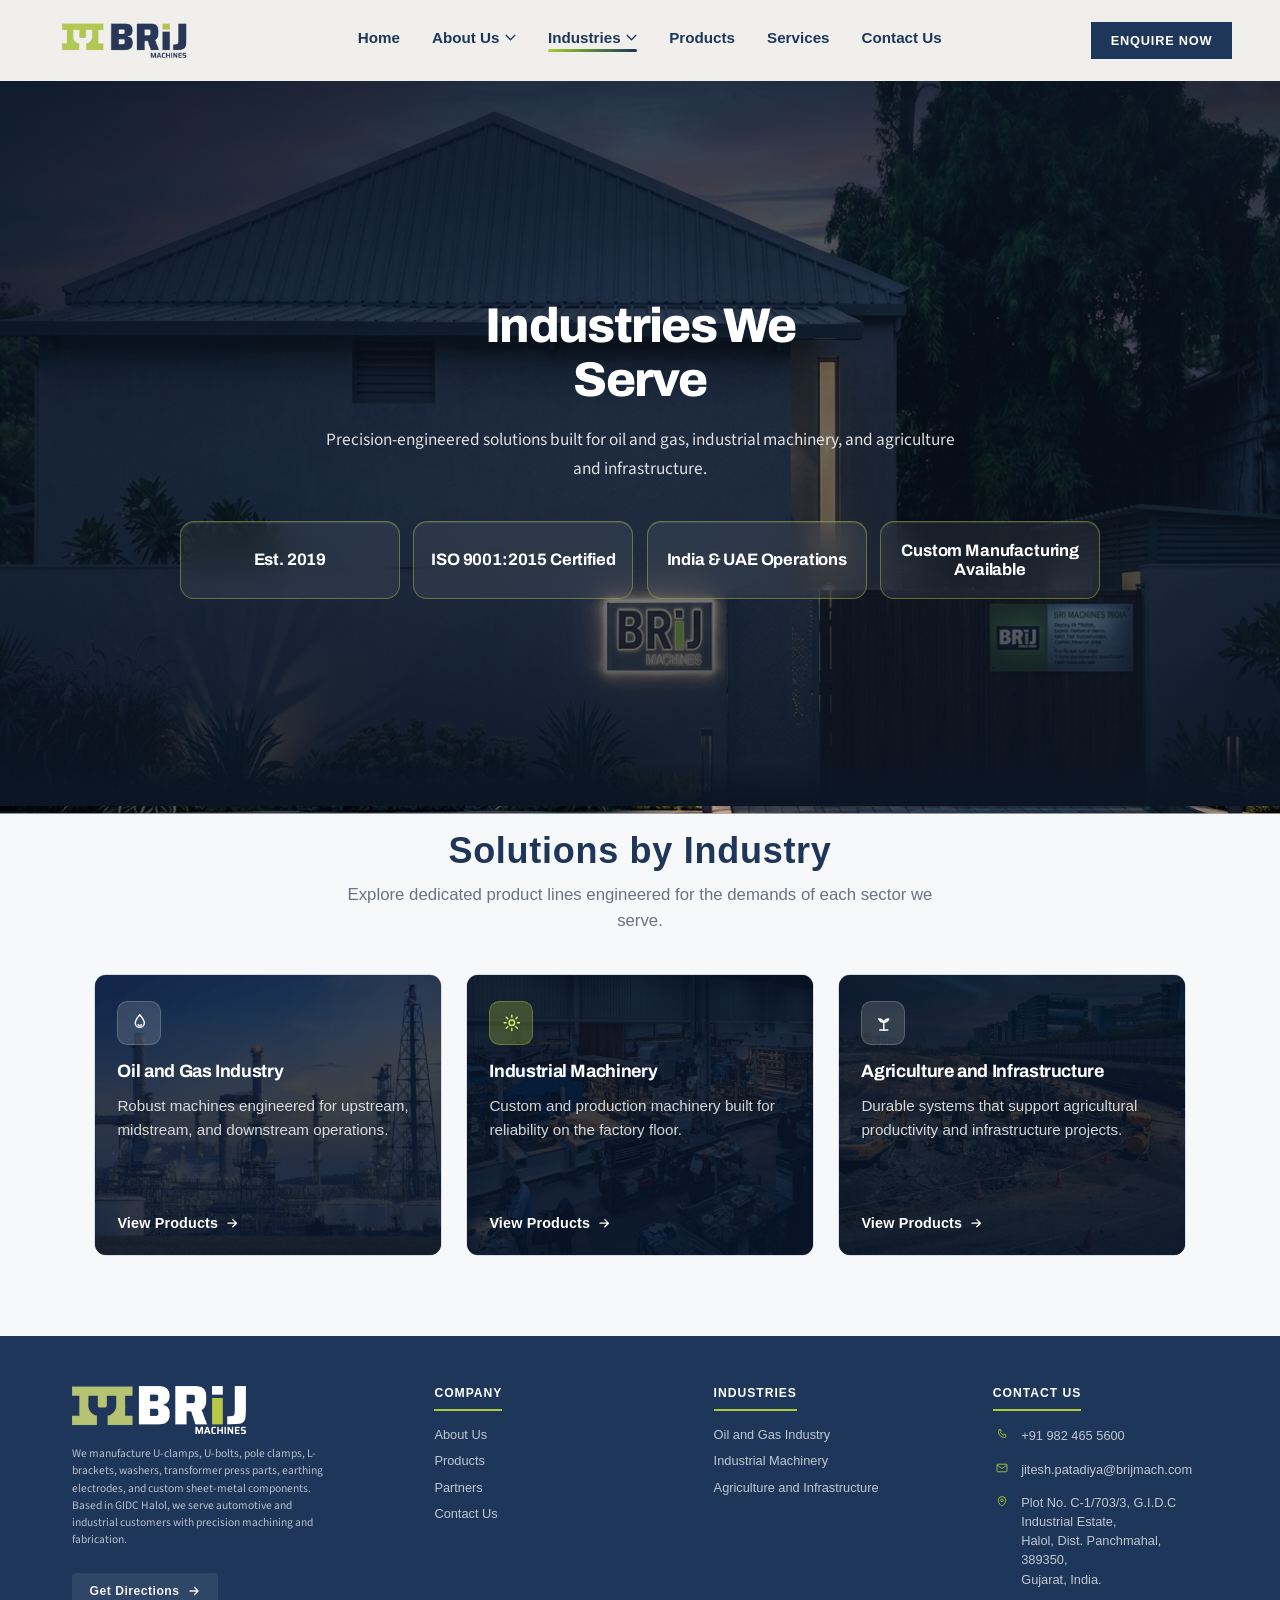
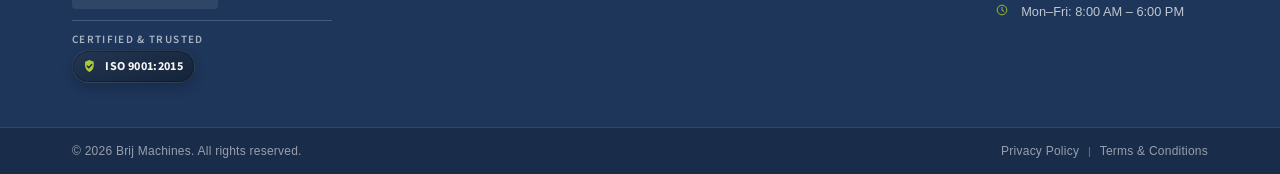
<file: industries.html>
<!DOCTYPE html>
<html lang="en">
<head>
  <meta charset="UTF-8" />
  <meta name="viewport" content="width=device-width, initial-scale=1.0" />
  <title>Industries We Serve | BRiJ MACHINES</title>
  <link rel="preconnect" href="https://fonts.googleapis.com" />
  <link rel="preconnect" href="https://fonts.gstatic.com" crossorigin />
  <link href="https://fonts.googleapis.com/css2?family=Archivo:wght@500;600;700;800&family=Source+Sans+3:wght@400;500;600&display=swap" rel="stylesheet" />
  <link rel="stylesheet" href="css/styles.css?v=hero-hairline-3" />
</head>
<body>
  <header class="site-header">
    <a href="index.html" class="logo">
      <img src="images/logos/nobg-logo.png" alt="BRiJ MACHINES" class="logo-img" />
    </a>

    <nav class="nav" aria-label="Main">
      <a href="index.html" class="nav-link">Home</a>
      <div class="nav-dropdown">
        <a
          href="index.html#about"
          class="nav-link nav-dropdown-toggle"
          aria-expanded="false"
          aria-haspopup="true"
          aria-controls="about-menu"
        >
          About Us
          <svg class="nav-chevron" viewBox="0 0 12 8" fill="none" aria-hidden="true">
            <path d="M1 1.5L6 6.5L11 1.5" stroke="currentColor" stroke-width="1.5" stroke-linecap="round" stroke-linejoin="round"/>
          </svg>
        </a>
        <ul id="about-menu" class="nav-dropdown-menu" role="menu">
          <li role="none"><a href="index.html#our-story" role="menuitem">Story</a></li>
          <li role="none"><a href="index.html#our-mission-vision-values" role="menuitem">Mission, Vision &amp; Values</a></li>
          <li role="none"><a href="index.html#our-strategy" role="menuitem">Strategy</a></li>
          <li role="none"><a href="index.html#our-leadership" role="menuitem">Leadership</a></li>
          <li role="none"><a href="index.html#our-partner" role="menuitem">Partners</a></li>
        </ul>
      </div>
      <div class="nav-dropdown">
        <a
          href="industries.html"
          class="nav-link nav-dropdown-toggle active"
          aria-expanded="false"
          aria-haspopup="true"
          aria-controls="industries-menu"
          aria-current="page"
        >
          Industries
          <svg class="nav-chevron" viewBox="0 0 12 8" fill="none" aria-hidden="true">
            <path d="M1 1.5L6 6.5L11 1.5" stroke="currentColor" stroke-width="1.5" stroke-linecap="round" stroke-linejoin="round"/>
          </svg>
        </a>
        <ul id="industries-menu" class="nav-dropdown-menu nav-mega-menu" role="menu">
          <li role="none">
            <a href="industry-oil-gas.html" role="menuitem" class="nav-mega-item">
              <span class="nav-mega-icon nav-mega-icon--primary" aria-hidden="true">
                <svg viewBox="0 0 24 24" fill="none">
                  <path d="M12 3c-2.8 3.4-5 6.2-5 9.1a5 5 0 0010 0C17 9.2 14.8 6.4 12 3z" stroke="currentColor" stroke-width="1.6" stroke-linejoin="round"/>
                  <path d="M10.2 14.2c.6.7 1.3 1.1 1.8 1.1s1.2-.4 1.8-1.1" stroke="currentColor" stroke-width="1.6" stroke-linecap="round"/>
                </svg>
              </span>
              <span class="nav-mega-label">Oil and Gas Industry</span>
            </a>
          </li>
          <li role="none">
            <a href="industry-industrial-machinery.html" role="menuitem" class="nav-mega-item">
              <span class="nav-mega-icon nav-mega-icon--accent" aria-hidden="true">
                <svg viewBox="0 0 24 24" fill="none">
                  <circle cx="12" cy="12" r="3.1" stroke="currentColor" stroke-width="1.6"/>
                  <path d="M12 3.5v2.2M12 18.3v2.2M3.5 12h2.2M18.3 12h2.2M5.9 5.9l1.6 1.6M16.5 16.5l1.6 1.6M18.1 5.9l-1.6 1.6M7.5 16.5l-1.6 1.6" stroke="currentColor" stroke-width="1.6" stroke-linecap="round"/>
                </svg>
              </span>
              <span class="nav-mega-label">Industrial Machinery</span>
            </a>
          </li>
          <li role="none">
            <a href="industry-agriculture-infrastructure.html" role="menuitem" class="nav-mega-item">
              <span class="nav-mega-icon nav-mega-icon--primary" aria-hidden="true">
                <svg viewBox="0 0 24 24" fill="none">
                  <path d="M12 20V10.5" stroke="currentColor" stroke-width="1.6" stroke-linecap="round"/>
                  <path d="M12 11.5c-2.6-.2-4.6-1.6-5.6-3.7 2.4-.1 4.5 1 5.6 3.7 1.1-2.7 3.2-3.8 5.6-3.7-1 2.1-3 3.5-5.6 3.7z" stroke="currentColor" stroke-width="1.6" stroke-linejoin="round"/>
                  <path d="M7.5 20h9" stroke="currentColor" stroke-width="1.6" stroke-linecap="round"/>
                </svg>
              </span>
              <span class="nav-mega-label">Agriculture and Infrastructure</span>
            </a>
          </li>
        </ul>
      </div>
      <a href="products.html" class="nav-link">Products</a>
      <a href="services.html" class="nav-link">Services</a>
      <a href="#contact" class="nav-link">Contact Us</a>
    </nav>

    <a href="#enquire" class="btn-enquire js-open-enquire">ENQUIRE NOW</a>
  </header>

  <main>
    <section class="about-hero industries-hero" aria-label="Industries we serve">
      <div
        class="about-hero-bg"
        style="background-image: url('images/backgrounds/slideshow-2.jpg')"
        role="img"
        aria-label="Industrial manufacturing facility"
      ></div>
      <div class="about-hero-overlay" aria-hidden="true"></div>

      <div class="about-hero-content">
        <h1 class="about-hero-title industries-hero-title">Industries We Serve</h1>
        <p class="about-hero-lead industries-hero-lead">
          Precision-engineered solutions built for oil and gas, industrial machinery, and agriculture and infrastructure.
        </p>

        <ul class="about-hero-stats" aria-label="Company highlights">
          <li class="about-stat about-stat--phrase">
            <span class="about-stat-value">Est. 2019</span>
          </li>
          <li class="about-stat about-stat--phrase">
            <span class="about-stat-value">ISO 9001:2015 Certified</span>
          </li>
          <li class="about-stat about-stat--phrase">
            <span class="about-stat-value">India &amp; UAE Operations</span>
          </li>
          <li class="about-stat about-stat--phrase">
            <span class="about-stat-value">Custom Manufacturing Available</span>
          </li>
        </ul>
      </div>
    </section>

    <section id="solutions" class="services industries-solutions fade-in">
      <div class="section-inner">
        <header class="services-header">
          <h2 class="section-heading">Solutions by Industry</h2>
          <p class="section-sub">
            Explore dedicated product lines engineered for the demands of each sector we serve.
          </p>
        </header>

        <div class="industries-solutions-grid">
          <a href="industry-oil-gas.html" class="industry-solution-card">
            <span
              class="industry-solution-card-bg"
              style="background-image: url('images/industries/oil-gas-industry.png')"
              aria-hidden="true"
            ></span>
            <span class="industry-solution-card-overlay" aria-hidden="true"></span>
            <span class="industry-solution-card-content">
              <span class="industry-solution-icon industry-solution-icon--on-image" aria-hidden="true">
                <svg viewBox="0 0 24 24" fill="none">
                  <path d="M12 3c-2.8 3.4-5 6.2-5 9.1a5 5 0 0010 0C17 9.2 14.8 6.4 12 3z" stroke="currentColor" stroke-width="1.6" stroke-linejoin="round"/>
                  <path d="M10.2 14.2c.6.7 1.3 1.1 1.8 1.1s1.2-.4 1.8-1.1" stroke="currentColor" stroke-width="1.6" stroke-linecap="round"/>
                </svg>
              </span>
              <h3 class="industry-solution-title">Oil and Gas Industry</h3>
              <p class="industry-solution-desc">
                Robust machines engineered for upstream, midstream, and downstream operations.
              </p>
              <span class="industry-solution-link">
                View Products
                <svg viewBox="0 0 24 24" fill="none" aria-hidden="true">
                  <path d="M5 12h12M13 6l6 6-6 6" stroke="currentColor" stroke-width="2.2" stroke-linecap="round" stroke-linejoin="round"/>
                </svg>
              </span>
            </span>
          </a>

          <a href="industry-industrial-machinery.html" class="industry-solution-card">
            <span
              class="industry-solution-card-bg"
              style="background-image: url('images/industries/industrial-machinery.jpg')"
              aria-hidden="true"
            ></span>
            <span class="industry-solution-card-overlay" aria-hidden="true"></span>
            <span class="industry-solution-card-content">
              <span class="industry-solution-icon industry-solution-icon--on-image industry-solution-icon--accent" aria-hidden="true">
                <svg viewBox="0 0 24 24" fill="none">
                  <circle cx="12" cy="12" r="3.1" stroke="currentColor" stroke-width="1.6"/>
                  <path d="M12 3.5v2.2M12 18.3v2.2M3.5 12h2.2M18.3 12h2.2M5.9 5.9l1.6 1.6M16.5 16.5l1.6 1.6M18.1 5.9l-1.6 1.6M7.5 16.5l-1.6 1.6" stroke="currentColor" stroke-width="1.6" stroke-linecap="round"/>
                </svg>
              </span>
              <h3 class="industry-solution-title">Industrial Machinery</h3>
              <p class="industry-solution-desc">
                Custom and production machinery built for reliability on the factory floor.
              </p>
              <span class="industry-solution-link">
                View Products
                <svg viewBox="0 0 24 24" fill="none" aria-hidden="true">
                  <path d="M5 12h12M13 6l6 6-6 6" stroke="currentColor" stroke-width="2.2" stroke-linecap="round" stroke-linejoin="round"/>
                </svg>
              </span>
            </span>
          </a>

          <a href="industry-agriculture-infrastructure.html" class="industry-solution-card">
            <span
              class="industry-solution-card-bg"
              style="background-image: url('images/industries/agriculture-industry.jpg')"
              aria-hidden="true"
            ></span>
            <span class="industry-solution-card-overlay" aria-hidden="true"></span>
            <span class="industry-solution-card-content">
              <span class="industry-solution-icon industry-solution-icon--on-image" aria-hidden="true">
                <svg viewBox="0 0 24 24" fill="none">
                  <path d="M12 20V10.5" stroke="currentColor" stroke-width="1.6" stroke-linecap="round"/>
                  <path d="M12 11.5c-2.6-.2-4.6-1.6-5.6-3.7 2.4-.1 4.5 1 5.6 3.7 1.1-2.7 3.2-3.8 5.6-3.7-1 2.1-3 3.5-5.6 3.7z" stroke="currentColor" stroke-width="1.6" stroke-linejoin="round"/>
                  <path d="M7.5 20h9" stroke="currentColor" stroke-width="1.6" stroke-linecap="round"/>
                </svg>
              </span>
              <h3 class="industry-solution-title">Agriculture and Infrastructure</h3>
              <p class="industry-solution-desc">
                Durable systems that support agricultural productivity and infrastructure projects.
              </p>
              <span class="industry-solution-link">
                View Products
                <svg viewBox="0 0 24 24" fill="none" aria-hidden="true">
                  <path d="M5 12h12M13 6l6 6-6 6" stroke="currentColor" stroke-width="2.2" stroke-linecap="round" stroke-linejoin="round"/>
                </svg>
              </span>
            </span>
          </a>
        </div>
      </div>
    </section>
  </main>

  <footer class="site-footer" id="contact">
    <div class="footer-inner">
      <div class="footer-brand">
        <a href="index.html" class="footer-logo">
          <img src="images/logos/footer-logo.png?v=3" alt="BRiJ MACHINES" class="footer-logo-img" />
        </a>
        <p class="footer-brand-about">
          We manufacture U-clamps, U-bolts, pole clamps, L-brackets, washers, transformer press parts, earthing electrodes, and custom sheet-metal components. Based in GIDC Halol, we serve automotive and industrial customers with precision machining and fabrication.
        </p>
        <div class="footer-cert-block">
          <a
            class="footer-directions"
            href="https://www.google.com/maps/place/BRIJ+MACHINES+INDIA/@22.756359,72.7033925,93643m/data=!3m1!1e3!4m10!1m2!2m1!1sbrij+machines!3m6!1s0x395e2be334bb4611:0x11dd318396b0dffd!8m2!3d22.5403527!4d73.4561659!15sCg1icmlqIG1hY2hpbmVzkgEMbWFudWZhY3R1cmVy4AEA!16s%2Fg%2F11mvgl3mnr?entry=ttu"
            target="_blank"
            rel="noopener noreferrer"
          >
            Get Directions
            <svg class="footer-directions-arrow" viewBox="0 0 24 24" fill="none" aria-hidden="true">
              <path d="M5 12h12M13 6l6 6-6 6" stroke="currentColor" stroke-width="2.2" stroke-linecap="round" stroke-linejoin="round"/>
            </svg>
          </a>
          <span class="footer-cert-divider" aria-hidden="true"></span>
          <div class="footer-cert-group">
            <p class="footer-badge-label">Certified &amp; Trusted</p>
            <div class="footer-badge" role="img" aria-label="ISO 9001:2015 Certified and Trusted">
              <div class="footer-badge-pill">
                <span class="footer-badge-icon" aria-hidden="true">
                  <svg viewBox="0 0 24 24" fill="none">
                    <path d="M12 2.8l6.2 2.4v5.6c0 4.1-2.7 7.8-6.2 9.2-3.5-1.4-6.2-5.1-6.2-9.2V5.2L12 2.8z" fill="currentColor"/>
                    <path d="M8.9 11.6l2.2 2.2 4.2-4.4" stroke="#1a2740" stroke-width="2" stroke-linecap="round" stroke-linejoin="round"/>
                  </svg>
                </span>
                <span class="footer-badge-value">ISO 9001:2015</span>
              </div>
            </div>
          </div>
        </div>
      </div>

      <div class="footer-cols">
        <div class="footer-col">
          <h3 class="footer-heading">Company</h3>
          <ul class="footer-links">
            <li><a href="index.html#about">About Us</a></li>
            <li><a href="products.html">Products</a></li>
            <li><a href="index.html#our-partner">Partners</a></li>
            <li><a href="#enquire" class="js-open-enquire">Contact Us</a></li>
          </ul>
        </div>

        <div class="footer-col">
          <h3 class="footer-heading">Industries</h3>
          <ul class="footer-links">
            <li><a href="industry-oil-gas.html">Oil and Gas Industry</a></li>
            <li><a href="industry-industrial-machinery.html">Industrial Machinery</a></li>
            <li><a href="industry-agriculture-infrastructure.html">Agriculture and Infrastructure</a></li>
          </ul>
        </div>

        <div class="footer-col footer-col--contact">
          <h3 class="footer-heading">Contact Us</h3>
          <ul class="footer-contact-list">
            <li>
              <span class="footer-contact-icon" aria-hidden="true">
                <svg viewBox="0 0 24 24" fill="none"><path d="M6.5 4.5h3.2l1.1 3.2-1.8 1.1a12.5 12.5 0 005.2 5.2l1.1-1.8 3.2 1.1v3.2c0 .8-.7 1.5-1.5 1.5C10.3 18 6 13.7 6 8c0-.8.7-1.5 1.5-1.5z" stroke="currentColor" stroke-width="1.5" stroke-linejoin="round"/></svg>
              </span>
              <div>
                <a href="tel:+919824655600">+91 982 465 5600</a>
              </div>
            </li>
            <li>
              <span class="footer-contact-icon" aria-hidden="true">
                <svg viewBox="0 0 24 24" fill="none"><rect x="3.5" y="5.5" width="17" height="13" rx="1.5" stroke="currentColor" stroke-width="1.5"/><path d="M4 7l8 6 8-6" stroke="currentColor" stroke-width="1.5" stroke-linecap="round" stroke-linejoin="round"/></svg>
              </span>
              <div>
                <a href="mailto:jitesh.patadiya@brijmach.com">jitesh.patadiya@brijmach.com</a>
              </div>
            </li>
            <li>
              <span class="footer-contact-icon" aria-hidden="true">
                <svg viewBox="0 0 24 24" fill="none"><path d="M12 21s6.5-5.2 6.5-10.2A6.5 6.5 0 0012 4.3a6.5 6.5 0 00-6.5 6.5C5.5 15.8 12 21 12 21z" stroke="currentColor" stroke-width="1.5"/><circle cx="12" cy="10.8" r="2.2" stroke="currentColor" stroke-width="1.5"/></svg>
              </span>
              <div>
                <p>Plot No. C-1/703/3, G.I.D.C Industrial Estate,</p>
                <p>Halol, Dist. Panchmahal, 389350,</p>
                <p>Gujarat, India.</p>
              </div>
            </li>
            <li>
              <span class="footer-contact-icon" aria-hidden="true">
                <svg viewBox="0 0 24 24" fill="none"><circle cx="12" cy="12" r="8.25" stroke="currentColor" stroke-width="1.5"/><path d="M12 7.5v5l3.2 1.8" stroke="currentColor" stroke-width="1.5" stroke-linecap="round" stroke-linejoin="round"/></svg>
              </span>
              <div>
                <p>Mon–Fri: 8:00 AM – 6:00 PM</p>
              </div>
            </li>
          </ul>
        </div>
      </div>
    </div>

    <div class="footer-legal">
      <div class="footer-legal-inner">
        <p class="footer-copyright">&copy; 2026 Brij Machines. All rights reserved.</p>
        <nav class="footer-legal-links" aria-label="Legal">
          <a href="privacy.html">Privacy Policy</a>
          <span class="footer-legal-sep" aria-hidden="true">|</span>
          <a href="terms.html">Terms &amp; Conditions</a>
        </nav>
      </div>
    </div>
  </footer>

  <div
    class="enquire-modal"
    id="enquire-modal"
    hidden
    aria-hidden="true"
  >
    <div class="enquire-modal-backdrop" data-close-enquire tabindex="-1"></div>
    <div
      class="enquire-modal-dialog"
      role="dialog"
      aria-modal="true"
      aria-labelledby="enquire-modal-title"
    >
      <button type="button" class="enquire-modal-close" data-close-enquire aria-label="Close enquire form">
        <svg viewBox="0 0 24 24" fill="none" aria-hidden="true">
          <path d="M6 6l12 12M18 6L6 18" stroke="currentColor" stroke-width="2" stroke-linecap="round"/>
        </svg>
      </button>

      <div class="brij-contact-container">
        <div class="brij-info-card">
          <div>
            <div class="brij-badge">
              <span class="badge-icon" aria-hidden="true">
                <svg viewBox="0 0 24 24" fill="none">
                  <path d="M5 10.5c0-3.6 3.1-6.5 7-6.5s7 2.9 7 6.5-3.1 6.5-7 6.5c-.5 0-1-.05-1.5-.15L7.2 19l.7-3.3C6.2 14.6 5 12.7 5 10.5z" stroke="currentColor" stroke-width="1.6" stroke-linejoin="round"/>
                </svg>
              </span>
              We're Here to Help
            </div>

            <h2 id="enquire-modal-title">Get in Touch with <br><span class="highlight-text">BRIJ Machines</span></h2>

            <p class="brij-description">
              Our technical experts are ready to support your machinery requirements with precision engineering and custom solutions.
            </p>
          </div>

          <div class="brij-contact-details">
            <div class="contact-item">
              <div class="icon-box" aria-hidden="true">
                <svg viewBox="0 0 24 24" fill="none">
                  <path d="M6.5 4.5h3.2l1.1 3.2-1.8 1.1a12.5 12.5 0 005.2 5.2l1.1-1.8 3.2 1.1v3.2c0 .8-.7 1.5-1.5 1.5C10.3 18 6 13.7 6 8c0-.8.7-1.5 1.5-1.5z" stroke="currentColor" stroke-width="1.5" stroke-linejoin="round"/>
                </svg>
              </div>
              <div>
                <span class="label">Call Us Now</span>
                <a href="tel:+919824655600" class="value">+91 982 465 5600</a>
              </div>
            </div>

            <div class="contact-item">
              <div class="icon-box" aria-hidden="true">
                <svg viewBox="0 0 24 24" fill="none">
                  <rect x="3.5" y="5.5" width="17" height="13" rx="1.5" stroke="currentColor" stroke-width="1.5"/>
                  <path d="M4 7l8 6 8-6" stroke="currentColor" stroke-width="1.5" stroke-linecap="round" stroke-linejoin="round"/>
                </svg>
              </div>
              <div>
                <span class="label">Email Us</span>
                <a href="mailto:jitesh.patadiya@brijmach.com" class="value">jitesh.patadiya@brijmach.com</a>
              </div>
            </div>
          </div>
        </div>

        <div class="brij-form-card">
          <h3>Send Us a <span class="highlight-text">Message</span></h3>
          <p class="form-subtext">Describe your requirements and our technical team will respond with customized solutions.</p>

          <form class="brij-form" id="enquire-form" novalidate>
            <div class="form-row">
              <div class="form-group">
                <label for="enquire-name">Full Name *</label>
                <input id="enquire-name" name="name" type="text" placeholder="John Doe" required autocomplete="name">
              </div>
              <div class="form-group">
                <label for="enquire-email">Email Address *</label>
                <input id="enquire-email" name="email" type="email" placeholder="john@company.com" required autocomplete="email">
              </div>
            </div>

            <div class="form-row">
              <div class="form-group">
                <label for="enquire-company">Company Name (Optional)</label>
                <input id="enquire-company" name="company" type="text" placeholder="Your Company" autocomplete="organization">
              </div>
              <div class="form-group">
                <label for="enquire-country">Country (Optional)</label>
                <select id="enquire-country" name="country">
                  <option value="">Select your country</option>
                  <option value="IN">India</option>
                  <option value="AE">United Arab Emirates</option>
                  <option value="US">United States</option>
                  <option value="GB">United Kingdom</option>
                  <option value="SA">Saudi Arabia</option>
                  <option value="OTHER">Other</option>
                </select>
              </div>
            </div>

            <div class="form-group">
              <label for="enquire-phone">Phone Number (Optional)</label>
              <input id="enquire-phone" name="phone" type="tel" placeholder="+91 00000 00000" autocomplete="tel">
            </div>

            <div class="form-group">
              <label for="enquire-service">Service of Interest (Optional)</label>
              <select id="enquire-service" name="service">
                <option value="">Select a service</option>
                <option value="cnc">CNC Machinery &amp; Milling</option>
                <option value="custom">Custom Metal Fabrication</option>
                <option value="maintenance">Equipment Maintenance</option>
                <option value="other">Other / General Enquiry</option>
              </select>
            </div>

            <div class="form-group">
              <label for="enquire-message">Your Message *</label>
              <textarea id="enquire-message" name="message" rows="4" placeholder="Please describe your requirements or inquiry in detail..." required></textarea>
            </div>

            <button type="submit" class="submit-btn">Send Message</button>
          </form>
        </div>
      </div>
    </div>
  </div>

  <button type="button" class="scroll-top" id="scroll-top" aria-label="Scroll to top" hidden>
    <svg viewBox="0 0 24 24" fill="none" aria-hidden="true">
      <path d="M6 14l6-6 6 6" stroke="currentColor" stroke-width="2.2" stroke-linecap="round" stroke-linejoin="round"/>
    </svg>
  </button>

  <script>
    (function () {
      var header = document.querySelector(".site-header");
      if (!header) return;

      function syncHeaderHeight() {
        document.documentElement.style.setProperty(
          "--header-h",
          header.offsetHeight + "px"
        );
      }

      syncHeaderHeight();
      window.addEventListener("resize", syncHeaderHeight);
      if (document.fonts && document.fonts.ready) {
        document.fonts.ready.then(syncHeaderHeight);
      }
    })();

    document.querySelectorAll(".nav > .nav-link").forEach(function (link) {
      link.addEventListener("click", function () {
        document.querySelectorAll(".nav > .nav-link, .nav-dropdown-toggle").forEach(function (item) {
          item.classList.remove("active");
        });
        link.classList.add("active");
      });
    });

    (function () {
      var dropdowns = document.querySelectorAll(".nav-dropdown");
      if (!dropdowns.length) return;

      function closeDropdown(dropdown) {
        var toggle = dropdown.querySelector(".nav-dropdown-toggle");
        dropdown.classList.remove("is-open");
        if (toggle) toggle.setAttribute("aria-expanded", "false");
      }

      function closeAll(except) {
        dropdowns.forEach(function (dropdown) {
          if (dropdown !== except) closeDropdown(dropdown);
        });
      }

      dropdowns.forEach(function (dropdown) {
        var toggle = dropdown.querySelector(".nav-dropdown-toggle");
        var menu = dropdown.querySelector(".nav-dropdown-menu");
        if (!toggle || !menu) return;

        toggle.addEventListener("click", function (e) {
          var href = toggle.getAttribute("href") || "";
          if (href.charAt(0) === "#") {
            closeAll();
            toggle.classList.add("active");
            document.querySelectorAll(".nav > .nav-link").forEach(function (el) {
              if (el !== toggle) el.classList.remove("active");
            });
            return;
          }

          if (href) {
            closeAll();
            return;
          }

          e.preventDefault();
          e.stopPropagation();
          var willOpen = !dropdown.classList.contains("is-open");
          closeAll(dropdown);
          dropdown.classList.toggle("is-open", willOpen);
          toggle.setAttribute("aria-expanded", willOpen ? "true" : "false");
          toggle.classList.toggle("active", willOpen);
        });

        menu.querySelectorAll("a").forEach(function (item) {
          item.addEventListener("click", function () {
            closeDropdown(dropdown);
            document.querySelectorAll(".nav > .nav-link, .nav-dropdown-toggle").forEach(function (el) {
              el.classList.remove("active");
            });
            toggle.classList.add("active");
          });
        });
      });

      document.addEventListener("click", function (e) {
        dropdowns.forEach(function (dropdown) {
          if (!dropdown.contains(e.target)) closeDropdown(dropdown);
        });
      });

      document.addEventListener("keydown", function (e) {
        if (e.key === "Escape") closeAll();
      });
    })();

    (function () {
      var els = document.querySelectorAll(".fade-in");
      if (!("IntersectionObserver" in window)) {
        els.forEach(function (el) {
          el.classList.add("visible");
        });
        return;
      }

      var observer = new IntersectionObserver(
        function (entries) {
          entries.forEach(function (entry) {
            if (!entry.isIntersecting) return;
            entry.target.classList.add("visible");
            observer.unobserve(entry.target);
          });
        },
        { threshold: 0.15, rootMargin: "0px 0px -6% 0px" }
      );

      els.forEach(function (el) {
        observer.observe(el);
      });
    })();

    (function () {
      var btn = document.getElementById("scroll-top");
      if (!btn) return;

      function updateVisibility() {
        var show = window.scrollY > 400;
        btn.hidden = !show;
        btn.classList.toggle("is-visible", show);
      }

      btn.addEventListener("click", function () {
        window.scrollTo({ top: 0, behavior: "smooth" });
      });

      window.addEventListener("scroll", updateVisibility, { passive: true });
      updateVisibility();
    })();

    (function () {
      var modal = document.getElementById("enquire-modal");
      if (!modal) return;

      var dialog = modal.querySelector(".enquire-modal-dialog");
      var form = document.getElementById("enquire-form");
      var lastFocus = null;

      function openModal(e) {
        if (e) e.preventDefault();
        lastFocus = document.activeElement;
        modal.hidden = false;
        modal.setAttribute("aria-hidden", "false");
        requestAnimationFrame(function () {
          modal.classList.add("is-open");
        });
        document.body.classList.add("enquire-open");
        if (dialog) dialog.focus();
        var closeBtn = modal.querySelector(".enquire-modal-close");
        if (closeBtn) closeBtn.focus();
      }

      function closeModal() {
        modal.classList.remove("is-open");
        document.body.classList.remove("enquire-open");
        modal.setAttribute("aria-hidden", "true");

        function onEnd(ev) {
          if (ev.target !== modal) return;
          modal.hidden = true;
          modal.removeEventListener("transitionend", onEnd);
          if (lastFocus && typeof lastFocus.focus === "function") lastFocus.focus();
        }

        modal.addEventListener("transitionend", onEnd);
        window.setTimeout(function () {
          if (!modal.classList.contains("is-open")) {
            modal.hidden = true;
            if (lastFocus && typeof lastFocus.focus === "function") lastFocus.focus();
          }
        }, 300);
      }

      document.querySelectorAll(".js-open-enquire").forEach(function (el) {
        el.addEventListener("click", openModal);
      });

      modal.querySelectorAll("[data-close-enquire]").forEach(function (el) {
        el.addEventListener("click", closeModal);
      });

      document.addEventListener("keydown", function (e) {
        if (e.key === "Escape" && modal.classList.contains("is-open")) {
          e.preventDefault();
          closeModal();
        }
      });

      if (form) {
        form.addEventListener("submit", function (e) {
          e.preventDefault();
          if (!form.checkValidity()) {
            form.reportValidity();
            return;
          }
          form.reset();
          closeModal();
        });
      }

      if (window.location.hash === "#enquire") {
        openModal();
      }
    })();
  </script>
  <script src="js/nav-active.js"></script>
</body>
</html>
</file>
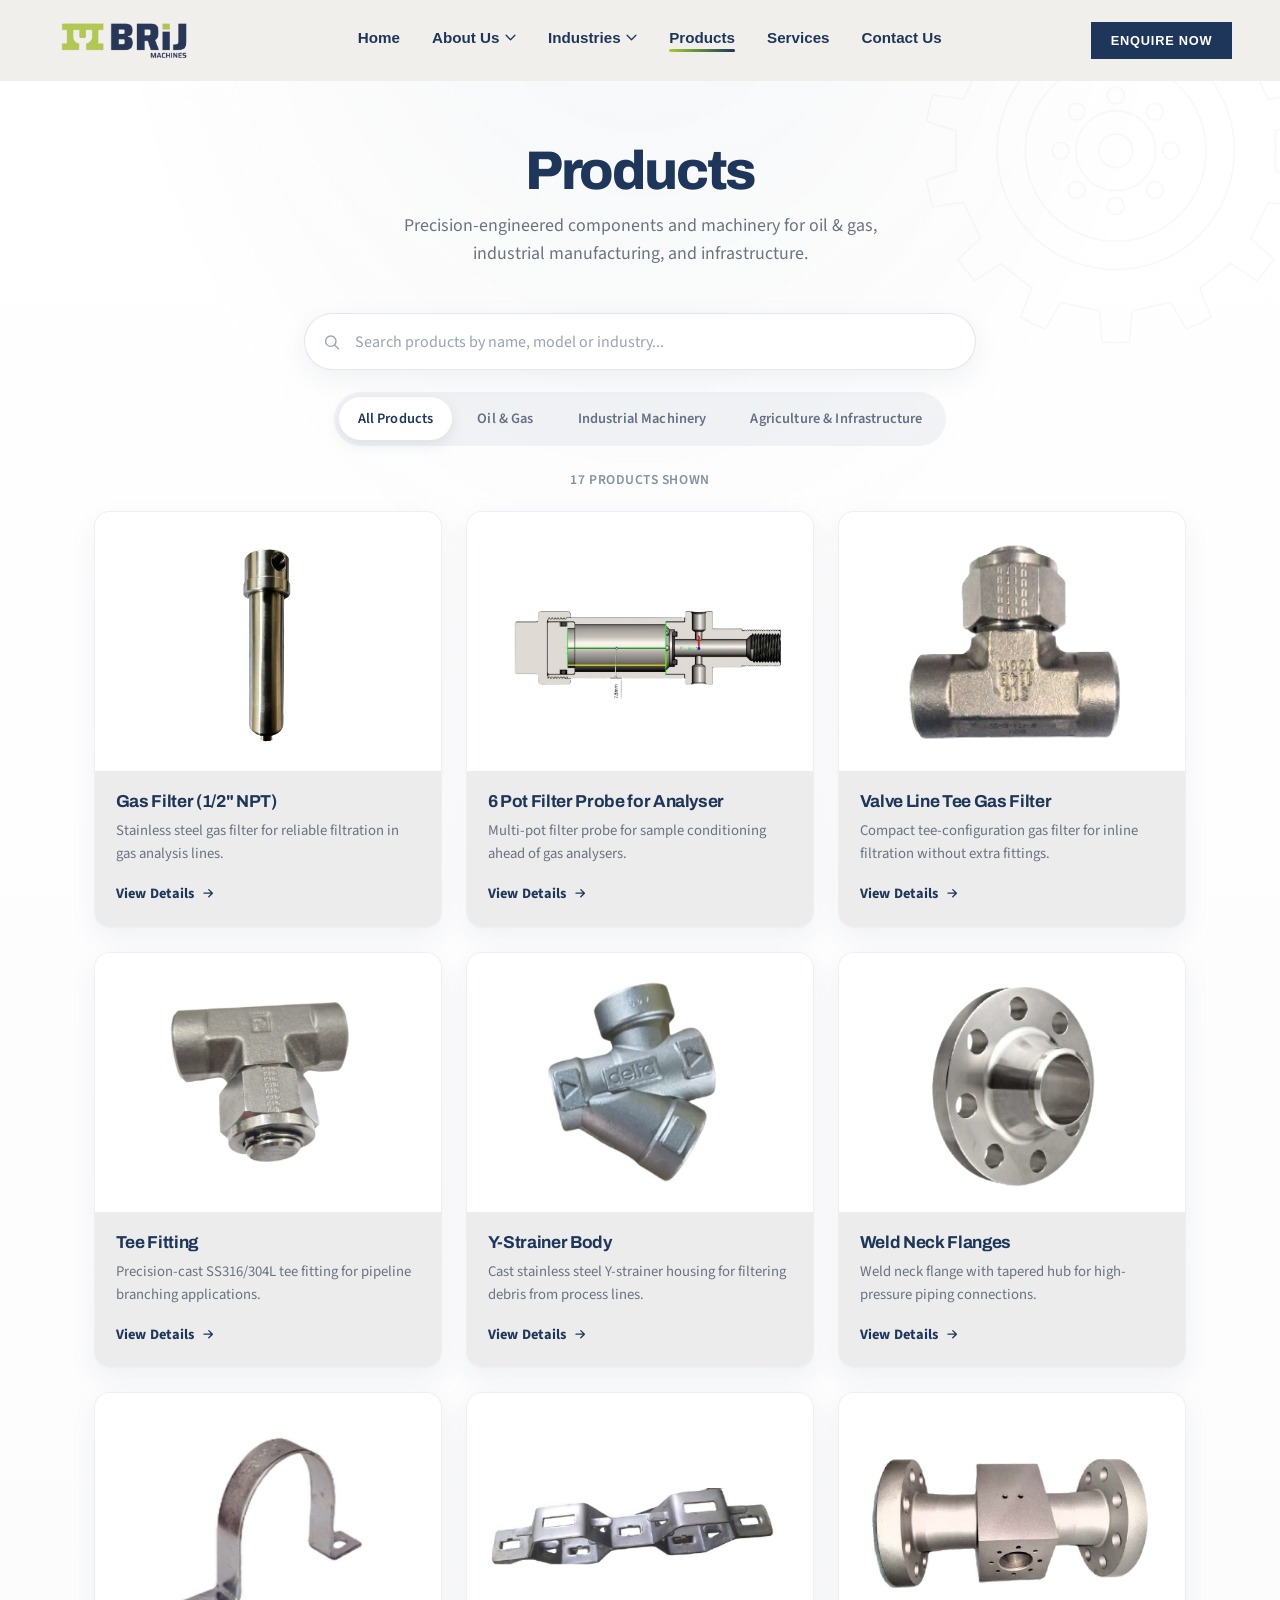
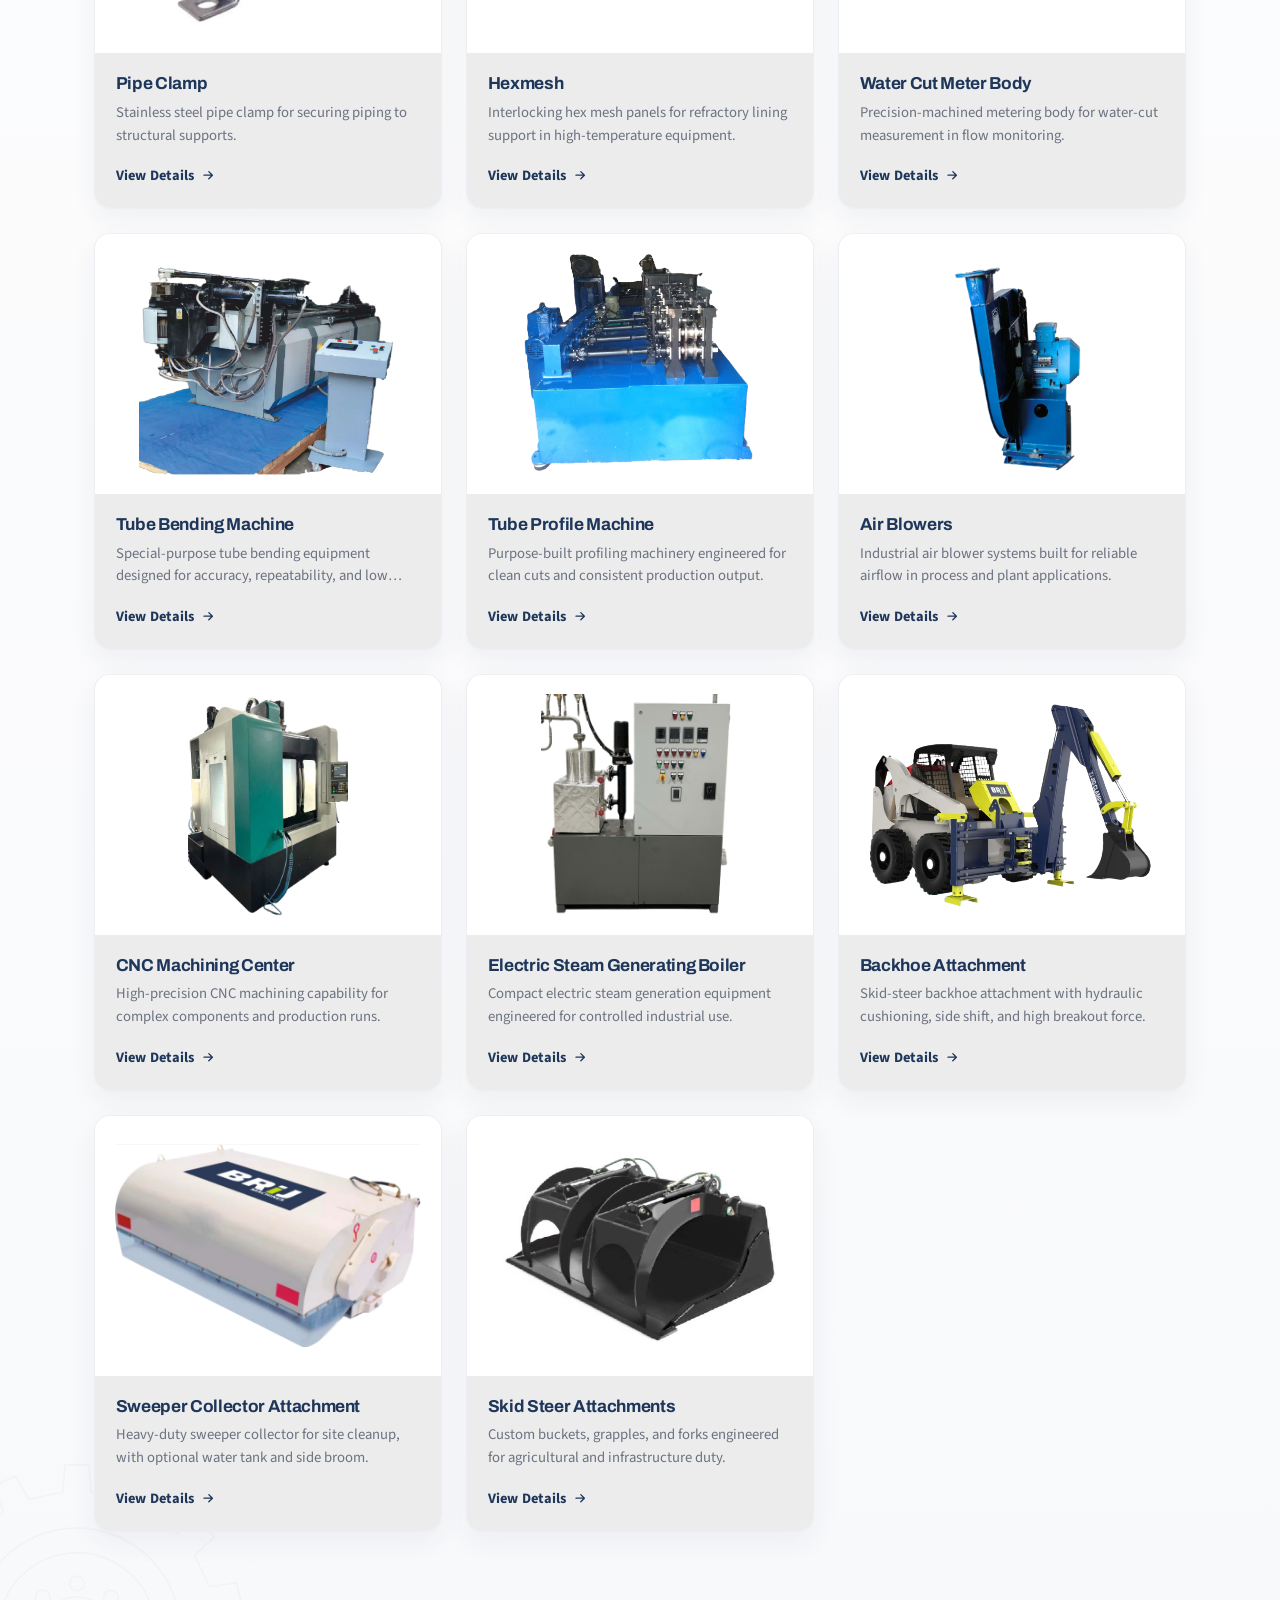
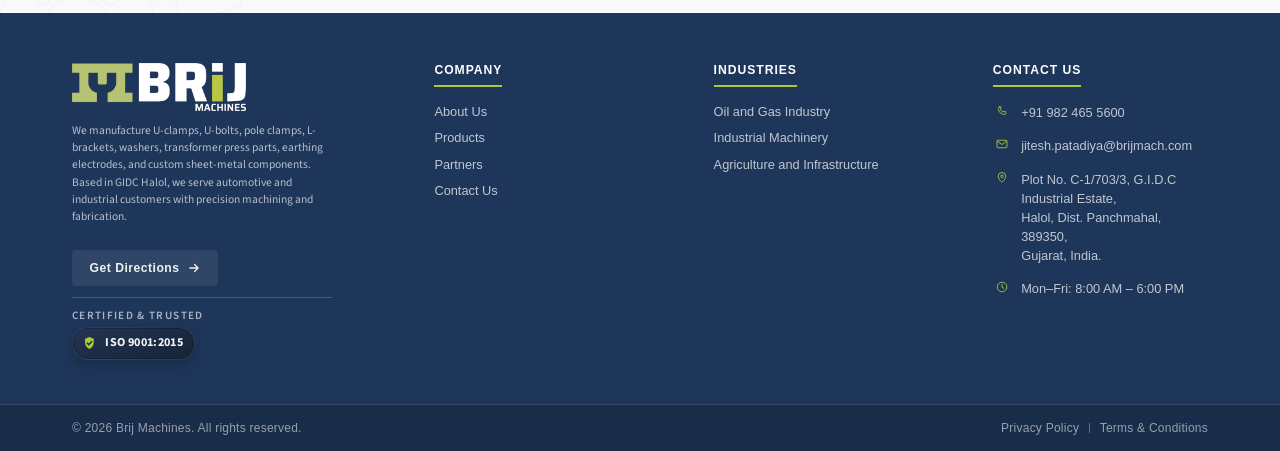
<file: products.html>
<!DOCTYPE html>
<html lang="en">
<head>
  <meta charset="UTF-8" />
  <meta name="viewport" content="width=device-width, initial-scale=1.0" />
  <title>Products | BRiJ MACHINES</title>
  <link rel="preconnect" href="https://fonts.googleapis.com" />
  <link rel="preconnect" href="https://fonts.gstatic.com" crossorigin />
  <link href="https://fonts.googleapis.com/css2?family=Archivo:wght@500;600;700;800&family=Source+Sans+3:wght@400;500;600&display=swap" rel="stylesheet" />
  <link rel="stylesheet" href="css/styles.css?v=product-card-gear-3" />
</head>
<body>
  <header class="site-header">
    <a href="index.html" class="logo">
      <img src="images/logos/nobg-logo.png" alt="BRiJ MACHINES" class="logo-img" />
    </a>

    <nav class="nav" aria-label="Main">
      <a href="index.html" class="nav-link">Home</a>
      <div class="nav-dropdown">
        <a
          href="index.html#about"
          class="nav-link nav-dropdown-toggle"
          aria-expanded="false"
          aria-haspopup="true"
          aria-controls="about-menu"
        >
          About Us
          <svg class="nav-chevron" viewBox="0 0 12 8" fill="none" aria-hidden="true">
            <path d="M1 1.5L6 6.5L11 1.5" stroke="currentColor" stroke-width="1.5" stroke-linecap="round" stroke-linejoin="round"/>
          </svg>
        </a>
        <ul id="about-menu" class="nav-dropdown-menu" role="menu">
          <li role="none"><a href="index.html#our-story" role="menuitem">Story</a></li>
          <li role="none"><a href="index.html#our-mission-vision-values" role="menuitem">Mission, Vision &amp; Values</a></li>
          <li role="none"><a href="index.html#our-strategy" role="menuitem">Strategy</a></li>
          <li role="none"><a href="index.html#our-leadership" role="menuitem">Leadership</a></li>
          <li role="none"><a href="index.html#our-partner" role="menuitem">Partners</a></li>
        </ul>
      </div>
      <div class="nav-dropdown">
        <a
          href="industries.html"
          class="nav-link nav-dropdown-toggle"
          aria-expanded="false"
          aria-haspopup="true"
          aria-controls="industries-menu"
        >
          Industries
          <svg class="nav-chevron" viewBox="0 0 12 8" fill="none" aria-hidden="true">
            <path d="M1 1.5L6 6.5L11 1.5" stroke="currentColor" stroke-width="1.5" stroke-linecap="round" stroke-linejoin="round"/>
          </svg>
        </a>
        <ul id="industries-menu" class="nav-dropdown-menu nav-mega-menu" role="menu">
          <li role="none">
            <a href="industry-oil-gas.html" role="menuitem" class="nav-mega-item">
              <span class="nav-mega-icon nav-mega-icon--primary" aria-hidden="true">
                <svg viewBox="0 0 24 24" fill="none">
                  <path d="M12 3c-2.8 3.4-5 6.2-5 9.1a5 5 0 0010 0C17 9.2 14.8 6.4 12 3z" stroke="currentColor" stroke-width="1.6" stroke-linejoin="round"/>
                  <path d="M10.2 14.2c.6.7 1.3 1.1 1.8 1.1s1.2-.4 1.8-1.1" stroke="currentColor" stroke-width="1.6" stroke-linecap="round"/>
                </svg>
              </span>
              <span class="nav-mega-label">Oil and Gas Industry</span>
            </a>
          </li>
          <li role="none">
            <a href="industry-industrial-machinery.html" role="menuitem" class="nav-mega-item">
              <span class="nav-mega-icon nav-mega-icon--accent" aria-hidden="true">
                <svg viewBox="0 0 24 24" fill="none">
                  <circle cx="12" cy="12" r="3.1" stroke="currentColor" stroke-width="1.6"/>
                  <path d="M12 3.5v2.2M12 18.3v2.2M3.5 12h2.2M18.3 12h2.2M5.9 5.9l1.6 1.6M16.5 16.5l1.6 1.6M18.1 5.9l-1.6 1.6M7.5 16.5l-1.6 1.6" stroke="currentColor" stroke-width="1.6" stroke-linecap="round"/>
                </svg>
              </span>
              <span class="nav-mega-label">Industrial Machinery</span>
            </a>
          </li>
          <li role="none">
            <a href="industry-agriculture-infrastructure.html" role="menuitem" class="nav-mega-item">
              <span class="nav-mega-icon nav-mega-icon--primary" aria-hidden="true">
                <svg viewBox="0 0 24 24" fill="none">
                  <path d="M12 20V10.5" stroke="currentColor" stroke-width="1.6" stroke-linecap="round"/>
                  <path d="M12 11.5c-2.6-.2-4.6-1.6-5.6-3.7 2.4-.1 4.5 1 5.6 3.7 1.1-2.7 3.2-3.8 5.6-3.7-1 2.1-3 3.5-5.6 3.7z" stroke="currentColor" stroke-width="1.6" stroke-linejoin="round"/>
                  <path d="M7.5 20h9" stroke="currentColor" stroke-width="1.6" stroke-linecap="round"/>
                </svg>
              </span>
              <span class="nav-mega-label">Agriculture and Infrastructure</span>
            </a>
          </li>
        </ul>
      </div>
      <a href="products.html" class="nav-link active" aria-current="page">Products</a>
      <a href="services.html" class="nav-link">Services</a>
      <a href="#contact" class="nav-link">Contact Us</a>
    </nav>

    <a href="#enquire" class="btn-enquire js-open-enquire">ENQUIRE NOW</a>
  </header>

  <main class="products-page">
    <section class="products-catalog gear-texture" aria-labelledby="products-title">
      <div class="products-catalog-inner">
        <header class="products-intro fade-in">
          <h1 id="products-title" class="products-title">Products</h1>
          <p class="products-subtitle">
            Precision-engineered components and machinery for oil &amp; gas, industrial manufacturing, and infrastructure.
          </p>
        </header>

        <div class="products-toolbar fade-in">
          <label class="products-search" for="product-search">
            <span class="visually-hidden">Search products</span>
            <svg class="products-search-icon" viewBox="0 0 24 24" fill="none" aria-hidden="true">
              <circle cx="11" cy="11" r="6.5" stroke="currentColor" stroke-width="1.7"/>
              <path d="M16.2 16.2L20.5 20.5" stroke="currentColor" stroke-width="1.7" stroke-linecap="round"/>
            </svg>
            <input
              id="product-search"
              type="search"
              placeholder="Search products by name, model or industry..."
              autocomplete="off"
              spellcheck="false"
            />
          </label>

          <div class="products-filters" role="tablist" aria-label="Filter by industry">
            <button type="button" class="products-filter is-active" role="tab" aria-selected="true" data-filter="all">All Products</button>
            <button type="button" class="products-filter" role="tab" aria-selected="false" data-filter="oil-gas">Oil &amp; Gas</button>
            <button type="button" class="products-filter" role="tab" aria-selected="false" data-filter="industrial">Industrial Machinery</button>
            <button type="button" class="products-filter" role="tab" aria-selected="false" data-filter="agriculture">Agriculture &amp; Infrastructure</button>
          </div>
        </div>

        <p class="products-count fade-in" id="products-count" aria-live="polite"></p>

        <div class="products-grid fade-in" id="products-grid">
          <!-- Oil & Gas -->
          <article class="catalog-card" data-category="oil-gas" data-name="Gas Filter 1/2 NPT" data-industry="Oil and Gas">
            <div class="catalog-card-media">
              <img src="images/oil-gas/gas-filter-npt.png" alt="Gas Filter 1/2 inch NPT" loading="lazy" />
            </div>
            <div class="catalog-card-body">
              <h2 class="catalog-card-title">Gas Filter (1/2&quot; NPT)</h2>
              <p class="catalog-card-desc">Stainless steel gas filter for reliable filtration in gas analysis lines.</p>
              <a href="industry-oil-gas.html#cat-filtration" class="catalog-card-link">
                View Details
                <svg viewBox="0 0 24 24" fill="none" aria-hidden="true"><path d="M5 12h12M13 6l6 6-6 6" stroke="currentColor" stroke-width="2.2" stroke-linecap="round" stroke-linejoin="round"/></svg>
              </a>
            </div>
          </article>

          <article class="catalog-card" data-category="oil-gas" data-name="6 Pot Filter Probe for Analyser" data-industry="Oil and Gas">
            <div class="catalog-card-media">
              <img src="images/oil-gas/six-pot-filter-probe.png" alt="6 Pot Filter Probe for Analyser" loading="lazy" />
            </div>
            <div class="catalog-card-body">
              <h2 class="catalog-card-title">6 Pot Filter Probe for Analyser</h2>
              <p class="catalog-card-desc">Multi-pot filter probe for sample conditioning ahead of gas analysers.</p>
              <a href="industry-oil-gas.html#cat-filtration" class="catalog-card-link">
                View Details
                <svg viewBox="0 0 24 24" fill="none" aria-hidden="true"><path d="M5 12h12M13 6l6 6-6 6" stroke="currentColor" stroke-width="2.2" stroke-linecap="round" stroke-linejoin="round"/></svg>
              </a>
            </div>
          </article>

          <article class="catalog-card" data-category="oil-gas" data-name="Valve Line Tee Gas Filter" data-industry="Oil and Gas">
            <div class="catalog-card-media">
              <img src="images/oil-gas/valve-line-tee-gas-filter.png" alt="Valve Line Tee Gas Filter" loading="lazy" />
            </div>
            <div class="catalog-card-body">
              <h2 class="catalog-card-title">Valve Line Tee Gas Filter</h2>
              <p class="catalog-card-desc">Compact tee-configuration gas filter for inline filtration without extra fittings.</p>
              <a href="industry-oil-gas.html#cat-filtration" class="catalog-card-link">
                View Details
                <svg viewBox="0 0 24 24" fill="none" aria-hidden="true"><path d="M5 12h12M13 6l6 6-6 6" stroke="currentColor" stroke-width="2.2" stroke-linecap="round" stroke-linejoin="round"/></svg>
              </a>
            </div>
          </article>

          <article class="catalog-card" data-category="oil-gas" data-name="Tee Fitting" data-industry="Oil and Gas">
            <div class="catalog-card-media">
              <img src="images/oil-gas/tee-fitting.png" alt="Tee Fitting" loading="lazy" />
            </div>
            <div class="catalog-card-body">
              <h2 class="catalog-card-title">Tee Fitting</h2>
              <p class="catalog-card-desc">Precision-cast SS316/304L tee fitting for pipeline branching applications.</p>
              <a href="industry-oil-gas.html#cat-casting" class="catalog-card-link">
                View Details
                <svg viewBox="0 0 24 24" fill="none" aria-hidden="true"><path d="M5 12h12M13 6l6 6-6 6" stroke="currentColor" stroke-width="2.2" stroke-linecap="round" stroke-linejoin="round"/></svg>
              </a>
            </div>
          </article>

          <article class="catalog-card" data-category="oil-gas" data-name="Y-Strainer Body" data-industry="Oil and Gas">
            <div class="catalog-card-media">
              <img src="images/oil-gas/y-strainer-body.png" alt="Y-Strainer Body" loading="lazy" />
            </div>
            <div class="catalog-card-body">
              <h2 class="catalog-card-title">Y-Strainer Body</h2>
              <p class="catalog-card-desc">Cast stainless steel Y-strainer housing for filtering debris from process lines.</p>
              <a href="industry-oil-gas.html#cat-casting" class="catalog-card-link">
                View Details
                <svg viewBox="0 0 24 24" fill="none" aria-hidden="true"><path d="M5 12h12M13 6l6 6-6 6" stroke="currentColor" stroke-width="2.2" stroke-linecap="round" stroke-linejoin="round"/></svg>
              </a>
            </div>
          </article>

          <article class="catalog-card" data-category="oil-gas" data-name="Weld Neck Flanges" data-industry="Oil and Gas">
            <div class="catalog-card-media">
              <img src="images/oil-gas/weld-neck-flanges.png" alt="Weld Neck Flanges" loading="lazy" />
            </div>
            <div class="catalog-card-body">
              <h2 class="catalog-card-title">Weld Neck Flanges</h2>
              <p class="catalog-card-desc">Weld neck flange with tapered hub for high-pressure piping connections.</p>
              <a href="industry-oil-gas.html#cat-forged" class="catalog-card-link">
                View Details
                <svg viewBox="0 0 24 24" fill="none" aria-hidden="true"><path d="M5 12h12M13 6l6 6-6 6" stroke="currentColor" stroke-width="2.2" stroke-linecap="round" stroke-linejoin="round"/></svg>
              </a>
            </div>
          </article>

          <article class="catalog-card" data-category="oil-gas" data-name="Pipe Clamp" data-industry="Oil and Gas">
            <div class="catalog-card-media">
              <img src="images/oil-gas/pipe-clamp.png" alt="Pipe Clamp" loading="lazy" />
            </div>
            <div class="catalog-card-body">
              <h2 class="catalog-card-title">Pipe Clamp</h2>
              <p class="catalog-card-desc">Stainless steel pipe clamp for securing piping to structural supports.</p>
              <a href="industry-oil-gas.html#cat-sheet-metal" class="catalog-card-link">
                View Details
                <svg viewBox="0 0 24 24" fill="none" aria-hidden="true"><path d="M5 12h12M13 6l6 6-6 6" stroke="currentColor" stroke-width="2.2" stroke-linecap="round" stroke-linejoin="round"/></svg>
              </a>
            </div>
          </article>

          <article class="catalog-card" data-category="oil-gas" data-name="Hexmesh" data-industry="Oil and Gas">
            <div class="catalog-card-media">
              <img src="images/oil-gas/hexmesh.png" alt="Hexmesh" loading="lazy" />
            </div>
            <div class="catalog-card-body">
              <h2 class="catalog-card-title">Hexmesh</h2>
              <p class="catalog-card-desc">Interlocking hex mesh panels for refractory lining support in high-temperature equipment.</p>
              <a href="industry-oil-gas.html#cat-sheet-metal" class="catalog-card-link">
                View Details
                <svg viewBox="0 0 24 24" fill="none" aria-hidden="true"><path d="M5 12h12M13 6l6 6-6 6" stroke="currentColor" stroke-width="2.2" stroke-linecap="round" stroke-linejoin="round"/></svg>
              </a>
            </div>
          </article>

          <article class="catalog-card" data-category="oil-gas" data-name="Water Cut Meter Body" data-industry="Oil and Gas">
            <div class="catalog-card-media">
              <img src="images/oil-gas/water-cut-meter-body.png" alt="Water Cut Meter Body" loading="lazy" />
            </div>
            <div class="catalog-card-body">
              <h2 class="catalog-card-title">Water Cut Meter Body</h2>
              <p class="catalog-card-desc">Precision-machined metering body for water-cut measurement in flow monitoring.</p>
              <a href="industry-oil-gas.html#cat-forged" class="catalog-card-link">
                View Details
                <svg viewBox="0 0 24 24" fill="none" aria-hidden="true"><path d="M5 12h12M13 6l6 6-6 6" stroke="currentColor" stroke-width="2.2" stroke-linecap="round" stroke-linejoin="round"/></svg>
              </a>
            </div>
          </article>

          <!-- Industrial Machinery -->
          <article class="catalog-card" data-category="industrial" data-name="Tube Bending Machine" data-industry="Industrial Machinery">
            <div class="catalog-card-media">
              <img src="images/industrial-machinery/tube-bending-machine.png" alt="Tube Bending Machine" loading="lazy" />
            </div>
            <div class="catalog-card-body">
              <h2 class="catalog-card-title">Tube Bending Machine</h2>
              <p class="catalog-card-desc">Special-purpose tube bending equipment designed for accuracy, repeatability, and low maintenance.</p>
              <a href="industry-industrial-machinery.html" class="catalog-card-link">
                View Details
                <svg viewBox="0 0 24 24" fill="none" aria-hidden="true"><path d="M5 12h12M13 6l6 6-6 6" stroke="currentColor" stroke-width="2.2" stroke-linecap="round" stroke-linejoin="round"/></svg>
              </a>
            </div>
          </article>

          <article class="catalog-card" data-category="industrial" data-name="Tube Profile Machine" data-industry="Industrial Machinery">
            <div class="catalog-card-media">
              <img src="images/industrial-machinery/tube-profile-machine.png" alt="Tube Profile Machine" loading="lazy" />
            </div>
            <div class="catalog-card-body">
              <h2 class="catalog-card-title">Tube Profile Machine</h2>
              <p class="catalog-card-desc">Purpose-built profiling machinery engineered for clean cuts and consistent production output.</p>
              <a href="industry-industrial-machinery.html" class="catalog-card-link">
                View Details
                <svg viewBox="0 0 24 24" fill="none" aria-hidden="true"><path d="M5 12h12M13 6l6 6-6 6" stroke="currentColor" stroke-width="2.2" stroke-linecap="round" stroke-linejoin="round"/></svg>
              </a>
            </div>
          </article>

          <article class="catalog-card" data-category="industrial" data-name="Air Blowers" data-industry="Industrial Machinery">
            <div class="catalog-card-media">
              <img src="images/industrial-machinery/air-blowers.png" alt="Air Blowers" loading="lazy" />
            </div>
            <div class="catalog-card-body">
              <h2 class="catalog-card-title">Air Blowers</h2>
              <p class="catalog-card-desc">Industrial air blower systems built for reliable airflow in process and plant applications.</p>
              <a href="industry-industrial-machinery.html" class="catalog-card-link">
                View Details
                <svg viewBox="0 0 24 24" fill="none" aria-hidden="true"><path d="M5 12h12M13 6l6 6-6 6" stroke="currentColor" stroke-width="2.2" stroke-linecap="round" stroke-linejoin="round"/></svg>
              </a>
            </div>
          </article>

          <article class="catalog-card" data-category="industrial" data-name="CNC Machining Center" data-industry="Industrial Machinery">
            <div class="catalog-card-media">
              <img src="images/industrial-machinery/cnc-machining-center.png" alt="CNC Machining Center" loading="lazy" />
            </div>
            <div class="catalog-card-body">
              <h2 class="catalog-card-title">CNC Machining Center</h2>
              <p class="catalog-card-desc">High-precision CNC machining capability for complex components and production runs.</p>
              <a href="industry-industrial-machinery.html" class="catalog-card-link">
                View Details
                <svg viewBox="0 0 24 24" fill="none" aria-hidden="true"><path d="M5 12h12M13 6l6 6-6 6" stroke="currentColor" stroke-width="2.2" stroke-linecap="round" stroke-linejoin="round"/></svg>
              </a>
            </div>
          </article>

          <article class="catalog-card" data-category="industrial" data-name="Electric Steam Generating Boiler" data-industry="Industrial Machinery">
            <div class="catalog-card-media">
              <img src="images/industrial-machinery/electric-steam-generator.png" alt="Electric Steam Generating Boiler" loading="lazy" />
            </div>
            <div class="catalog-card-body">
              <h2 class="catalog-card-title">Electric Steam Generating Boiler</h2>
              <p class="catalog-card-desc">Compact electric steam generation equipment engineered for controlled industrial use.</p>
              <a href="industry-industrial-machinery.html" class="catalog-card-link">
                View Details
                <svg viewBox="0 0 24 24" fill="none" aria-hidden="true"><path d="M5 12h12M13 6l6 6-6 6" stroke="currentColor" stroke-width="2.2" stroke-linecap="round" stroke-linejoin="round"/></svg>
              </a>
            </div>
          </article>

          <!-- Agriculture & Infrastructure -->
          <article class="catalog-card" data-category="agriculture" data-name="Backhoe Attachment" data-industry="Agriculture and Infrastructure">
            <div class="catalog-card-media">
              <img src="images/agriculture-infrastructure/backhoe-attachment.png" alt="Backhoe Attachment" loading="lazy" />
            </div>
            <div class="catalog-card-body">
              <h2 class="catalog-card-title">Backhoe Attachment</h2>
              <p class="catalog-card-desc">Skid-steer backhoe attachment with hydraulic cushioning, side shift, and high breakout force.</p>
              <a href="industry-agriculture-infrastructure.html" class="catalog-card-link">
                View Details
                <svg viewBox="0 0 24 24" fill="none" aria-hidden="true"><path d="M5 12h12M13 6l6 6-6 6" stroke="currentColor" stroke-width="2.2" stroke-linecap="round" stroke-linejoin="round"/></svg>
              </a>
            </div>
          </article>

          <article class="catalog-card" data-category="agriculture" data-name="Sweeper Collector Attachment" data-industry="Agriculture and Infrastructure">
            <div class="catalog-card-media">
              <img src="images/agriculture-infrastructure/sweeper-collector.png" alt="Sweeper Collector Attachment" loading="lazy" />
            </div>
            <div class="catalog-card-body">
              <h2 class="catalog-card-title">Sweeper Collector Attachment</h2>
              <p class="catalog-card-desc">Heavy-duty sweeper collector for site cleanup, with optional water tank and side broom.</p>
              <a href="industry-agriculture-infrastructure.html" class="catalog-card-link">
                View Details
                <svg viewBox="0 0 24 24" fill="none" aria-hidden="true"><path d="M5 12h12M13 6l6 6-6 6" stroke="currentColor" stroke-width="2.2" stroke-linecap="round" stroke-linejoin="round"/></svg>
              </a>
            </div>
          </article>

          <article class="catalog-card" data-category="agriculture" data-name="Skid Steer Attachments" data-industry="Agriculture and Infrastructure">
            <div class="catalog-card-media">
              <img src="images/agriculture-infrastructure/skid-steer-attachment-1.png" alt="Skid Steer Attachments" loading="lazy" />
            </div>
            <div class="catalog-card-body">
              <h2 class="catalog-card-title">Skid Steer Attachments</h2>
              <p class="catalog-card-desc">Custom buckets, grapples, and forks engineered for agricultural and infrastructure duty.</p>
              <a href="industry-agriculture-infrastructure.html" class="catalog-card-link">
                View Details
                <svg viewBox="0 0 24 24" fill="none" aria-hidden="true"><path d="M5 12h12M13 6l6 6-6 6" stroke="currentColor" stroke-width="2.2" stroke-linecap="round" stroke-linejoin="round"/></svg>
              </a>
            </div>
          </article>
        </div>

        <p class="products-empty" id="products-empty" hidden>
          No products match your search. Try a different keyword or filter.
        </p>
      </div>
    </section>
  </main>

  <footer class="site-footer" id="contact">
    <div class="footer-inner">
      <div class="footer-brand">
        <a href="index.html" class="footer-logo">
          <img src="images/logos/footer-logo.png?v=3" alt="BRiJ MACHINES" class="footer-logo-img" />
        </a>
        <p class="footer-brand-about">
          We manufacture U-clamps, U-bolts, pole clamps, L-brackets, washers, transformer press parts, earthing electrodes, and custom sheet-metal components. Based in GIDC Halol, we serve automotive and industrial customers with precision machining and fabrication.
        </p>
        <div class="footer-cert-block">
          <a
            class="footer-directions"
            href="https://www.google.com/maps/place/BRIJ+MACHINES+INDIA/@22.756359,72.7033925,93643m/data=!3m1!1e3!4m10!1m2!2m1!1sbrij+machines!3m6!1s0x395e2be334bb4611:0x11dd318396b0dffd!8m2!3d22.5403527!4d73.4561659!15sCg1icmlqIG1hY2hpbmVzkgEMbWFudWZhY3R1cmVy4AEA!16s%2Fg%2F11mvgl3mnr?entry=ttu"
            target="_blank"
            rel="noopener noreferrer"
          >
            Get Directions
            <svg class="footer-directions-arrow" viewBox="0 0 24 24" fill="none" aria-hidden="true">
              <path d="M5 12h12M13 6l6 6-6 6" stroke="currentColor" stroke-width="2.2" stroke-linecap="round" stroke-linejoin="round"/>
            </svg>
          </a>
          <span class="footer-cert-divider" aria-hidden="true"></span>
          <div class="footer-cert-group">
            <p class="footer-badge-label">Certified &amp; Trusted</p>
            <div class="footer-badge" role="img" aria-label="ISO 9001:2015 Certified and Trusted">
              <div class="footer-badge-pill">
                <span class="footer-badge-icon" aria-hidden="true">
                  <svg viewBox="0 0 24 24" fill="none">
                    <path d="M12 2.8l6.2 2.4v5.6c0 4.1-2.7 7.8-6.2 9.2-3.5-1.4-6.2-5.1-6.2-9.2V5.2L12 2.8z" fill="currentColor"/>
                    <path d="M8.9 11.6l2.2 2.2 4.2-4.4" stroke="#1a2740" stroke-width="2" stroke-linecap="round" stroke-linejoin="round"/>
                  </svg>
                </span>
                <span class="footer-badge-value">ISO 9001:2015</span>
              </div>
            </div>
          </div>
        </div>
      </div>

      <div class="footer-cols">
        <div class="footer-col">
          <h3 class="footer-heading">Company</h3>
          <ul class="footer-links">
            <li><a href="index.html#about">About Us</a></li>
            <li><a href="products.html">Products</a></li>
            <li><a href="index.html#our-partner">Partners</a></li>
            <li><a href="#enquire" class="js-open-enquire">Contact Us</a></li>
          </ul>
        </div>

        <div class="footer-col">
          <h3 class="footer-heading">Industries</h3>
          <ul class="footer-links">
            <li><a href="industry-oil-gas.html">Oil and Gas Industry</a></li>
            <li><a href="industry-industrial-machinery.html">Industrial Machinery</a></li>
            <li><a href="industry-agriculture-infrastructure.html">Agriculture and Infrastructure</a></li>
          </ul>
        </div>

        <div class="footer-col footer-col--contact">
          <h3 class="footer-heading">Contact Us</h3>
          <ul class="footer-contact-list">
            <li>
              <span class="footer-contact-icon" aria-hidden="true">
                <svg viewBox="0 0 24 24" fill="none"><path d="M6.5 4.5h3.2l1.1 3.2-1.8 1.1a12.5 12.5 0 005.2 5.2l1.1-1.8 3.2 1.1v3.2c0 .8-.7 1.5-1.5 1.5C10.3 18 6 13.7 6 8c0-.8.7-1.5 1.5-1.5z" stroke="currentColor" stroke-width="1.5" stroke-linejoin="round"/></svg>
              </span>
              <div>
                <a href="tel:+919824655600">+91 982 465 5600</a>
              </div>
            </li>
            <li>
              <span class="footer-contact-icon" aria-hidden="true">
                <svg viewBox="0 0 24 24" fill="none"><rect x="3.5" y="5.5" width="17" height="13" rx="1.5" stroke="currentColor" stroke-width="1.5"/><path d="M4 7l8 6 8-6" stroke="currentColor" stroke-width="1.5" stroke-linecap="round" stroke-linejoin="round"/></svg>
              </span>
              <div>
                <a href="mailto:jitesh.patadiya@brijmach.com">jitesh.patadiya@brijmach.com</a>
              </div>
            </li>
            <li>
              <span class="footer-contact-icon" aria-hidden="true">
                <svg viewBox="0 0 24 24" fill="none"><path d="M12 21s6.5-5.2 6.5-10.2A6.5 6.5 0 0012 4.3a6.5 6.5 0 00-6.5 6.5C5.5 15.8 12 21 12 21z" stroke="currentColor" stroke-width="1.5"/><circle cx="12" cy="10.8" r="2.2" stroke="currentColor" stroke-width="1.5"/></svg>
              </span>
              <div>
                <p>Plot No. C-1/703/3, G.I.D.C Industrial Estate,</p>
                <p>Halol, Dist. Panchmahal, 389350,</p>
                <p>Gujarat, India.</p>
              </div>
            </li>
            <li>
              <span class="footer-contact-icon" aria-hidden="true">
                <svg viewBox="0 0 24 24" fill="none"><circle cx="12" cy="12" r="8.25" stroke="currentColor" stroke-width="1.5"/><path d="M12 7.5v5l3.2 1.8" stroke="currentColor" stroke-width="1.5" stroke-linecap="round" stroke-linejoin="round"/></svg>
              </span>
              <div>
                <p>Mon–Fri: 8:00 AM – 6:00 PM</p>
              </div>
            </li>
          </ul>
        </div>
      </div>
    </div>

    <div class="footer-legal">
      <div class="footer-legal-inner">
        <p class="footer-copyright">&copy; 2026 Brij Machines. All rights reserved.</p>
        <nav class="footer-legal-links" aria-label="Legal">
          <a href="privacy.html">Privacy Policy</a>
          <span class="footer-legal-sep" aria-hidden="true">|</span>
          <a href="terms.html">Terms &amp; Conditions</a>
        </nav>
      </div>
    </div>
  </footer>

  <div class="enquire-modal" id="enquire-modal" hidden aria-hidden="true">
    <div class="enquire-modal-backdrop" data-close-enquire tabindex="-1"></div>
    <div
      class="enquire-modal-dialog"
      role="dialog"
      aria-modal="true"
      aria-labelledby="enquire-modal-title"
    >
      <button type="button" class="enquire-modal-close" data-close-enquire aria-label="Close enquire form">
        <svg viewBox="0 0 24 24" fill="none" aria-hidden="true">
          <path d="M6 6l12 12M18 6L6 18" stroke="currentColor" stroke-width="2" stroke-linecap="round"/>
        </svg>
      </button>

      <div class="brij-contact-container">
        <div class="brij-info-card">
          <div>
            <div class="brij-badge">
              <span class="badge-icon" aria-hidden="true">
                <svg viewBox="0 0 24 24" fill="none">
                  <path d="M5 10.5c0-3.6 3.1-6.5 7-6.5s7 2.9 7 6.5-3.1 6.5-7 6.5c-.5 0-1-.05-1.5-.15L7.2 19l.7-3.3C6.2 14.6 5 12.7 5 10.5z" stroke="currentColor" stroke-width="1.6" stroke-linejoin="round"/>
                </svg>
              </span>
              We're Here to Help
            </div>

            <h2 id="enquire-modal-title">Get in Touch with <br><span class="highlight-text">BRIJ Machines</span></h2>

            <p class="brij-description">
              Our technical experts are ready to support your machinery requirements with precision engineering and custom solutions.
            </p>
          </div>

          <div class="brij-contact-details">
            <div class="contact-item">
              <div class="icon-box" aria-hidden="true">
                <svg viewBox="0 0 24 24" fill="none">
                  <path d="M6.5 4.5h3.2l1.1 3.2-1.8 1.1a12.5 12.5 0 005.2 5.2l1.1-1.8 3.2 1.1v3.2c0 .8-.7 1.5-1.5 1.5C10.3 18 6 13.7 6 8c0-.8.7-1.5 1.5-1.5z" stroke="currentColor" stroke-width="1.5" stroke-linejoin="round"/>
                </svg>
              </div>
              <div>
                <span class="label">Call Us Now</span>
                <a href="tel:+919824655600" class="value">+91 982 465 5600</a>
              </div>
            </div>

            <div class="contact-item">
              <div class="icon-box" aria-hidden="true">
                <svg viewBox="0 0 24 24" fill="none">
                  <rect x="3.5" y="5.5" width="17" height="13" rx="1.5" stroke="currentColor" stroke-width="1.5"/>
                  <path d="M4 7l8 6 8-6" stroke="currentColor" stroke-width="1.5" stroke-linecap="round" stroke-linejoin="round"/>
                </svg>
              </div>
              <div>
                <span class="label">Email Us</span>
                <a href="mailto:jitesh.patadiya@brijmach.com" class="value">jitesh.patadiya@brijmach.com</a>
              </div>
            </div>
          </div>
        </div>

        <div class="brij-form-card">
          <h3>Send Us a <span class="highlight-text">Message</span></h3>
          <p class="form-subtext">Describe your requirements and our technical team will respond with customized solutions.</p>

          <form class="brij-form" id="enquire-form" novalidate>
            <div class="form-row">
              <div class="form-group">
                <label for="enquire-name">Full Name *</label>
                <input id="enquire-name" name="name" type="text" placeholder="John Doe" required autocomplete="name">
              </div>
              <div class="form-group">
                <label for="enquire-email">Email Address *</label>
                <input id="enquire-email" name="email" type="email" placeholder="john@company.com" required autocomplete="email">
              </div>
            </div>

            <div class="form-row">
              <div class="form-group">
                <label for="enquire-company">Company Name (Optional)</label>
                <input id="enquire-company" name="company" type="text" placeholder="Your Company" autocomplete="organization">
              </div>
              <div class="form-group">
                <label for="enquire-country">Country (Optional)</label>
                <select id="enquire-country" name="country">
                  <option value="">Select your country</option>
                  <option value="IN">India</option>
                  <option value="AE">United Arab Emirates</option>
                  <option value="US">United States</option>
                  <option value="GB">United Kingdom</option>
                  <option value="SA">Saudi Arabia</option>
                  <option value="OTHER">Other</option>
                </select>
              </div>
            </div>

            <div class="form-group">
              <label for="enquire-phone">Phone Number (Optional)</label>
              <input id="enquire-phone" name="phone" type="tel" placeholder="+91 00000 00000" autocomplete="tel">
            </div>

            <div class="form-group">
              <label for="enquire-service">Service of Interest (Optional)</label>
              <select id="enquire-service" name="service">
                <option value="">Select a service</option>
                <option value="cnc">CNC Machinery &amp; Milling</option>
                <option value="custom">Custom Metal Fabrication</option>
                <option value="maintenance">Equipment Maintenance</option>
                <option value="other">Other / General Enquiry</option>
              </select>
            </div>

            <div class="form-group">
              <label for="enquire-message">Your Message *</label>
              <textarea id="enquire-message" name="message" rows="4" placeholder="Please describe your requirements or inquiry in detail..." required></textarea>
            </div>

            <button type="submit" class="submit-btn">Send Message</button>
          </form>
        </div>
      </div>
    </div>
  </div>

  <button type="button" class="scroll-top" id="scroll-top" aria-label="Scroll to top" hidden>
    <svg viewBox="0 0 24 24" fill="none" aria-hidden="true">
      <path d="M6 14l6-6 6 6" stroke="currentColor" stroke-width="2.2" stroke-linecap="round" stroke-linejoin="round"/>
    </svg>
  </button>

  <script>
    (function () {
      var header = document.querySelector(".site-header");
      if (!header) return;

      function syncHeaderHeight() {
        document.documentElement.style.setProperty(
          "--header-h",
          header.offsetHeight + "px"
        );
      }

      syncHeaderHeight();
      window.addEventListener("resize", syncHeaderHeight);
      if (document.fonts && document.fonts.ready) {
        document.fonts.ready.then(syncHeaderHeight);
      }
    })();

    (function () {
      var dropdowns = document.querySelectorAll(".nav-dropdown");
      if (!dropdowns.length) return;

      function closeDropdown(dropdown) {
        var toggle = dropdown.querySelector(".nav-dropdown-toggle");
        dropdown.classList.remove("is-open");
        if (toggle) toggle.setAttribute("aria-expanded", "false");
      }

      function closeAll(except) {
        dropdowns.forEach(function (dropdown) {
          if (dropdown !== except) closeDropdown(dropdown);
        });
      }

      dropdowns.forEach(function (dropdown) {
        var toggle = dropdown.querySelector(".nav-dropdown-toggle");
        var menu = dropdown.querySelector(".nav-dropdown-menu");
        if (!toggle || !menu) return;

        toggle.addEventListener("click", function (e) {
          var href = toggle.getAttribute("href") || "";
          if (href.charAt(0) === "#" || href) {
            closeAll();
            return;
          }

          e.preventDefault();
          e.stopPropagation();
          var willOpen = !dropdown.classList.contains("is-open");
          closeAll(dropdown);
          dropdown.classList.toggle("is-open", willOpen);
          toggle.setAttribute("aria-expanded", willOpen ? "true" : "false");
        });

        menu.querySelectorAll("a").forEach(function (item) {
          item.addEventListener("click", function () {
            closeDropdown(dropdown);
          });
        });
      });

      document.addEventListener("click", function (e) {
        dropdowns.forEach(function (dropdown) {
          if (!dropdown.contains(e.target)) closeDropdown(dropdown);
        });
      });

      document.addEventListener("keydown", function (e) {
        if (e.key === "Escape") closeAll();
      });
    })();

    (function () {
      var els = document.querySelectorAll(".fade-in");
      if (!("IntersectionObserver" in window)) {
        els.forEach(function (el) { el.classList.add("visible"); });
        return;
      }

      var observer = new IntersectionObserver(
        function (entries) {
          entries.forEach(function (entry) {
            if (!entry.isIntersecting) return;
            entry.target.classList.add("visible");
            observer.unobserve(entry.target);
          });
        },
        { threshold: 0.12, rootMargin: "0px 0px -6% 0px" }
      );

      els.forEach(function (el) { observer.observe(el); });
    })();

    (function () {
      var search = document.getElementById("product-search");
      var filters = Array.prototype.slice.call(document.querySelectorAll(".products-filter"));
      var cards = Array.prototype.slice.call(document.querySelectorAll(".catalog-card"));
      var countEl = document.getElementById("products-count");
      var emptyEl = document.getElementById("products-empty");
      var activeFilter = "all";

      function applyFilters() {
        var query = ((search && search.value) || "").trim().toLowerCase();
        var visible = 0;

        cards.forEach(function (card) {
          var category = card.getAttribute("data-category") || "";
          var name = (card.getAttribute("data-name") || "").toLowerCase();
          var industry = (card.getAttribute("data-industry") || "").toLowerCase();
          var desc = (card.querySelector(".catalog-card-desc") || {}).textContent || "";
          desc = desc.toLowerCase();

          var matchesFilter = activeFilter === "all" || category === activeFilter;
          var matchesSearch =
            !query ||
            name.indexOf(query) !== -1 ||
            industry.indexOf(query) !== -1 ||
            desc.indexOf(query) !== -1 ||
            category.replace("-", " ").indexOf(query) !== -1;

          var show = matchesFilter && matchesSearch;
          card.hidden = !show;
          card.classList.toggle("is-hidden", !show);
          if (show) visible += 1;
        });

        if (countEl) {
          countEl.textContent =
            visible + " product" + (visible === 1 ? "" : "s") + " shown";
        }
        if (emptyEl) emptyEl.hidden = visible > 0;
      }

      filters.forEach(function (btn) {
        btn.addEventListener("click", function () {
          activeFilter = btn.getAttribute("data-filter") || "all";
          filters.forEach(function (item) {
            var on = item === btn;
            item.classList.toggle("is-active", on);
            item.setAttribute("aria-selected", on ? "true" : "false");
          });
          applyFilters();
        });
      });

      if (search) {
        search.addEventListener("input", applyFilters);
      }

      applyFilters();
    })();

    (function () {
      var btn = document.getElementById("scroll-top");
      if (!btn) return;

      function updateVisibility() {
        var show = window.scrollY > 400;
        btn.hidden = !show;
        btn.classList.toggle("is-visible", show);
      }

      btn.addEventListener("click", function () {
        window.scrollTo({ top: 0, behavior: "smooth" });
      });

      window.addEventListener("scroll", updateVisibility, { passive: true });
      updateVisibility();
    })();

    (function () {
      var modal = document.getElementById("enquire-modal");
      if (!modal) return;

      var dialog = modal.querySelector(".enquire-modal-dialog");
      var form = document.getElementById("enquire-form");
      var lastFocus = null;

      function openModal(e) {
        if (e) e.preventDefault();
        lastFocus = document.activeElement;
        modal.hidden = false;
        modal.setAttribute("aria-hidden", "false");
        requestAnimationFrame(function () {
          modal.classList.add("is-open");
        });
        document.body.classList.add("enquire-open");
        var closeBtn = modal.querySelector(".enquire-modal-close");
        if (closeBtn) closeBtn.focus();
        else if (dialog) dialog.focus();
      }

      function closeModal() {
        modal.classList.remove("is-open");
        document.body.classList.remove("enquire-open");
        modal.setAttribute("aria-hidden", "true");

        function onEnd(ev) {
          if (ev.target !== modal) return;
          modal.hidden = true;
          modal.removeEventListener("transitionend", onEnd);
          if (lastFocus && typeof lastFocus.focus === "function") lastFocus.focus();
        }

        modal.addEventListener("transitionend", onEnd);
        window.setTimeout(function () {
          if (!modal.classList.contains("is-open")) {
            modal.hidden = true;
            if (lastFocus && typeof lastFocus.focus === "function") lastFocus.focus();
          }
        }, 300);
      }

      document.querySelectorAll(".js-open-enquire").forEach(function (el) {
        el.addEventListener("click", openModal);
      });

      modal.querySelectorAll("[data-close-enquire]").forEach(function (el) {
        el.addEventListener("click", closeModal);
      });

      document.addEventListener("keydown", function (e) {
        if (e.key === "Escape" && modal.classList.contains("is-open")) {
          e.preventDefault();
          closeModal();
        }
      });

      if (form) {
        form.addEventListener("submit", function (e) {
          e.preventDefault();
          if (!form.checkValidity()) {
            form.reportValidity();
            return;
          }
          form.reset();
          closeModal();
        });
      }

      if (window.location.hash === "#enquire") openModal();
    })();
  </script>
  <script src="js/nav-active.js"></script>
</body>
</html>
</file>
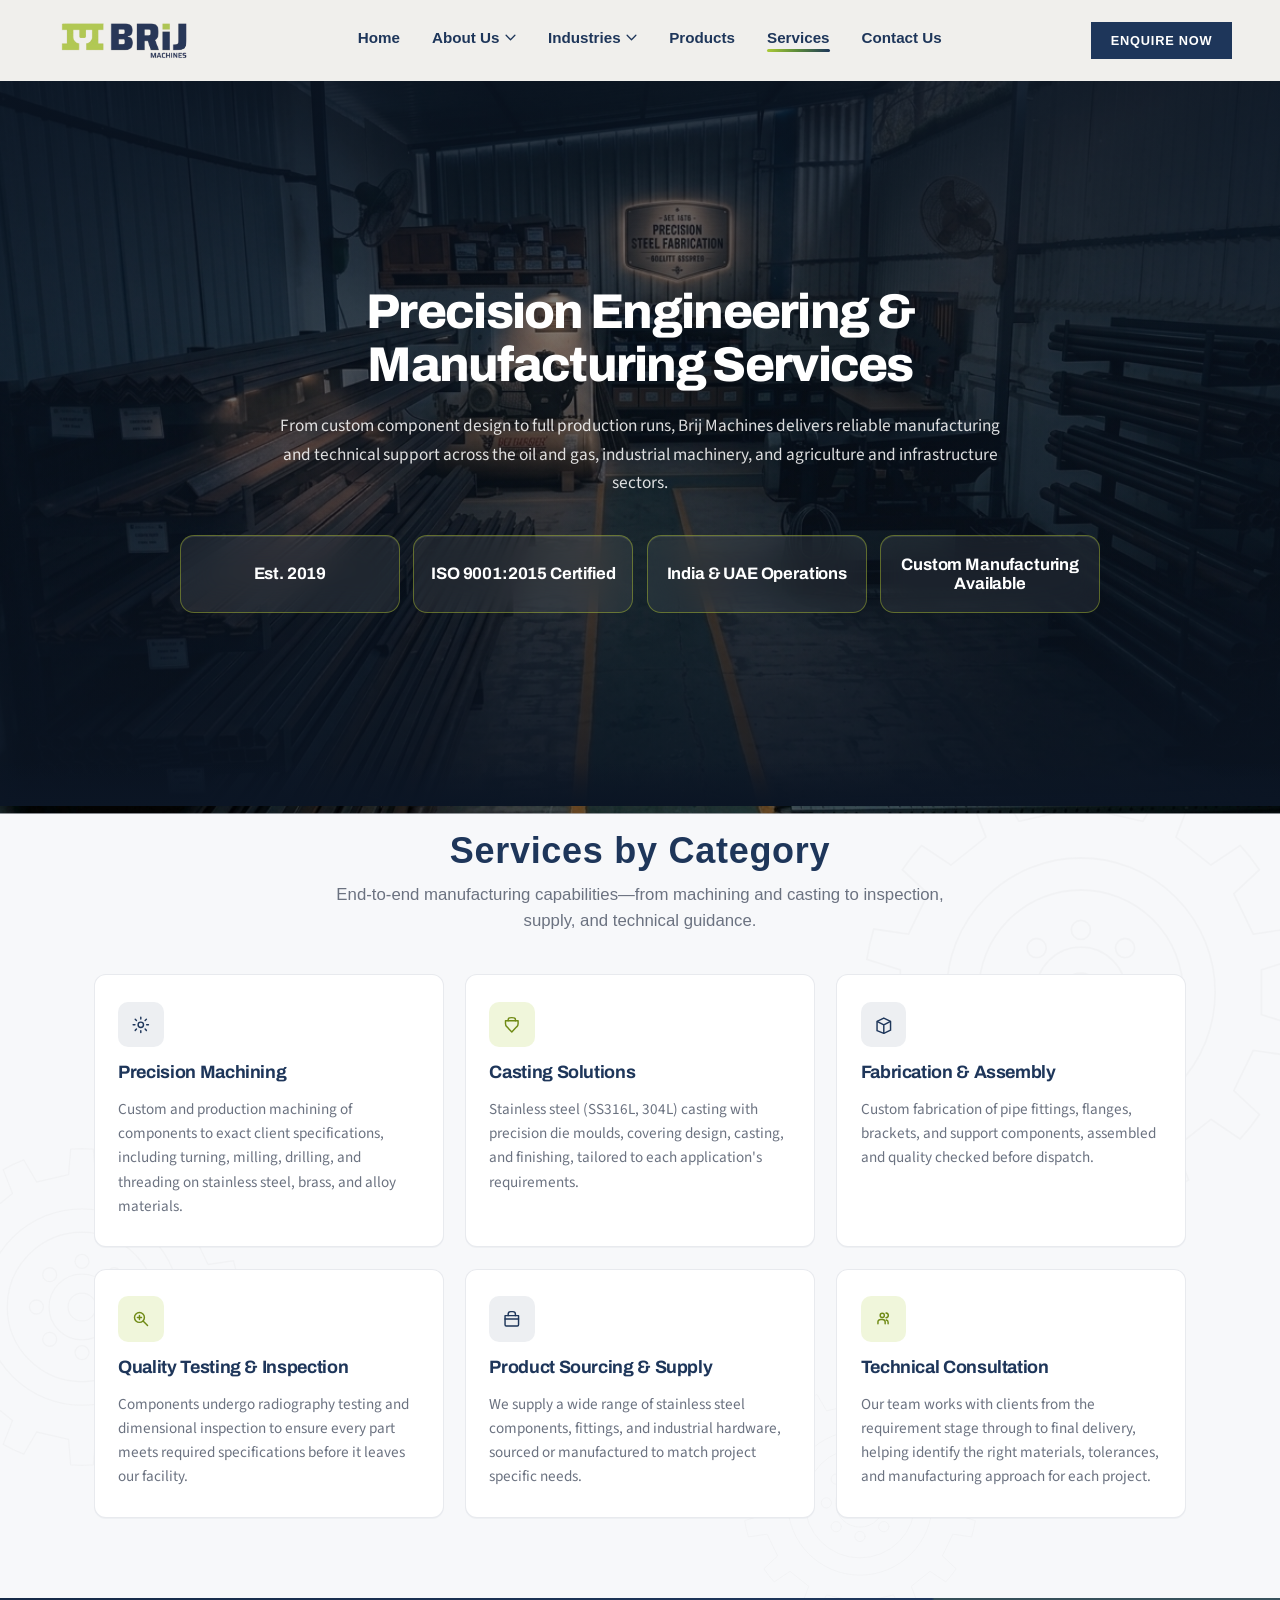
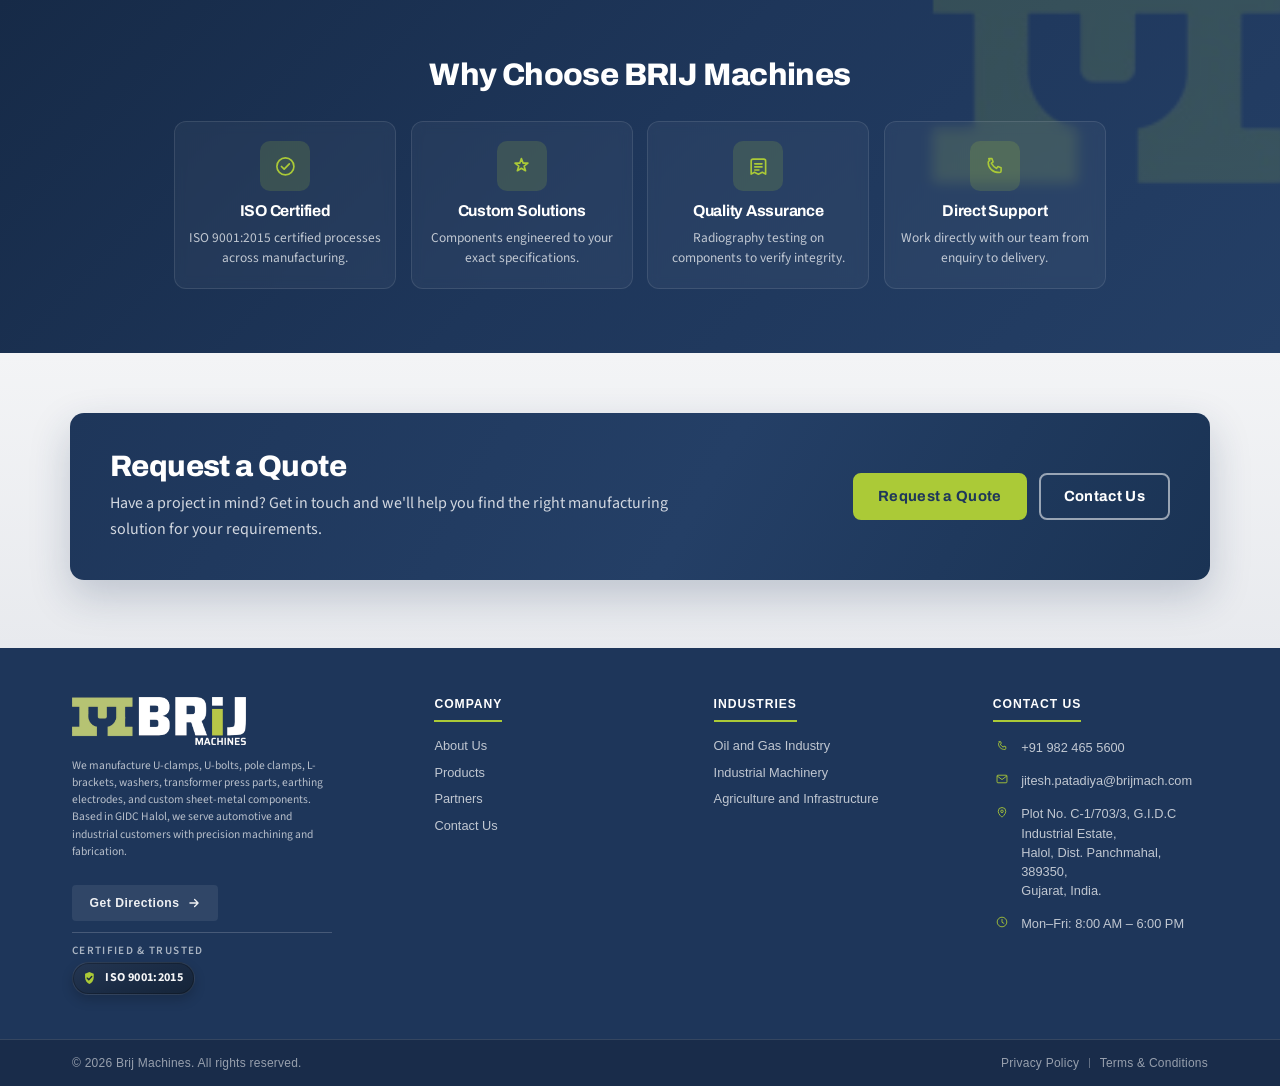
<file: services.html>
<!DOCTYPE html>
<html lang="en">
<head>
  <meta charset="UTF-8" />
  <meta name="viewport" content="width=device-width, initial-scale=1.0" />
  <title>Services | BRiJ MACHINES</title>
  <link rel="preconnect" href="https://fonts.googleapis.com" />
  <link rel="preconnect" href="https://fonts.gstatic.com" crossorigin />
  <link href="https://fonts.googleapis.com/css2?family=Archivo:wght@500;600;700;800&family=Source+Sans+3:wght@400;500;600&display=swap" rel="stylesheet" />
  <link rel="stylesheet" href="css/styles.css?v=hero-hairline-3" />
</head>
<body>
  <header class="site-header">
    <a href="index.html" class="logo">
      <img src="images/logos/nobg-logo.png" alt="BRiJ MACHINES" class="logo-img" />
    </a>

    <nav class="nav" aria-label="Main">
      <a href="index.html" class="nav-link">Home</a>
      <div class="nav-dropdown">
        <a
          href="index.html#about"
          class="nav-link nav-dropdown-toggle"
          aria-expanded="false"
          aria-haspopup="true"
          aria-controls="about-menu"
        >
          About Us
          <svg class="nav-chevron" viewBox="0 0 12 8" fill="none" aria-hidden="true">
            <path d="M1 1.5L6 6.5L11 1.5" stroke="currentColor" stroke-width="1.5" stroke-linecap="round" stroke-linejoin="round"/>
          </svg>
        </a>
        <ul id="about-menu" class="nav-dropdown-menu" role="menu">
          <li role="none"><a href="index.html#our-story" role="menuitem">Story</a></li>
          <li role="none"><a href="index.html#our-mission-vision-values" role="menuitem">Mission, Vision &amp; Values</a></li>
          <li role="none"><a href="index.html#our-strategy" role="menuitem">Strategy</a></li>
          <li role="none"><a href="index.html#our-leadership" role="menuitem">Leadership</a></li>
          <li role="none"><a href="index.html#our-partner" role="menuitem">Partners</a></li>
        </ul>
      </div>
      <div class="nav-dropdown">
        <a
          href="industries.html"
          class="nav-link nav-dropdown-toggle"
          aria-expanded="false"
          aria-haspopup="true"
          aria-controls="industries-menu"
        >
          Industries
          <svg class="nav-chevron" viewBox="0 0 12 8" fill="none" aria-hidden="true">
            <path d="M1 1.5L6 6.5L11 1.5" stroke="currentColor" stroke-width="1.5" stroke-linecap="round" stroke-linejoin="round"/>
          </svg>
        </a>
        <ul id="industries-menu" class="nav-dropdown-menu nav-mega-menu" role="menu">
          <li role="none">
            <a href="industry-oil-gas.html" role="menuitem" class="nav-mega-item">
              <span class="nav-mega-icon nav-mega-icon--primary" aria-hidden="true">
                <svg viewBox="0 0 24 24" fill="none">
                  <path d="M12 3c-2.8 3.4-5 6.2-5 9.1a5 5 0 0010 0C17 9.2 14.8 6.4 12 3z" stroke="currentColor" stroke-width="1.6" stroke-linejoin="round"/>
                  <path d="M10.2 14.2c.6.7 1.3 1.1 1.8 1.1s1.2-.4 1.8-1.1" stroke="currentColor" stroke-width="1.6" stroke-linecap="round"/>
                </svg>
              </span>
              <span class="nav-mega-label">Oil and Gas Industry</span>
            </a>
          </li>
          <li role="none">
            <a href="industry-industrial-machinery.html" role="menuitem" class="nav-mega-item">
              <span class="nav-mega-icon nav-mega-icon--accent" aria-hidden="true">
                <svg viewBox="0 0 24 24" fill="none">
                  <circle cx="12" cy="12" r="3.1" stroke="currentColor" stroke-width="1.6"/>
                  <path d="M12 3.5v2.2M12 18.3v2.2M3.5 12h2.2M18.3 12h2.2M5.9 5.9l1.6 1.6M16.5 16.5l1.6 1.6M18.1 5.9l-1.6 1.6M7.5 16.5l-1.6 1.6" stroke="currentColor" stroke-width="1.6" stroke-linecap="round"/>
                </svg>
              </span>
              <span class="nav-mega-label">Industrial Machinery</span>
            </a>
          </li>
          <li role="none">
            <a href="industry-agriculture-infrastructure.html" role="menuitem" class="nav-mega-item">
              <span class="nav-mega-icon nav-mega-icon--primary" aria-hidden="true">
                <svg viewBox="0 0 24 24" fill="none">
                  <path d="M12 20V10.5" stroke="currentColor" stroke-width="1.6" stroke-linecap="round"/>
                  <path d="M12 11.5c-2.6-.2-4.6-1.6-5.6-3.7 2.4-.1 4.5 1 5.6 3.7 1.1-2.7 3.2-3.8 5.6-3.7-1 2.1-3 3.5-5.6 3.7z" stroke="currentColor" stroke-width="1.6" stroke-linejoin="round"/>
                  <path d="M7.5 20h9" stroke="currentColor" stroke-width="1.6" stroke-linecap="round"/>
                </svg>
              </span>
              <span class="nav-mega-label">Agriculture and Infrastructure</span>
            </a>
          </li>
        </ul>
      </div>
      <a href="products.html" class="nav-link">Products</a>
      <a href="services.html" class="nav-link active" aria-current="page">Services</a>
      <a href="#contact" class="nav-link">Contact Us</a>
    </nav>

    <a href="#enquire" class="btn-enquire js-open-enquire">ENQUIRE NOW</a>
  </header>

  <main class="services-page">
    <section class="about-hero services-hero" aria-label="Services overview">
      <div
        class="about-hero-bg"
        style="background-image: url('images/backgrounds/slideshow-1.jpg')"
        role="img"
        aria-label="Precision manufacturing workshop"
      ></div>
      <div class="about-hero-overlay" aria-hidden="true"></div>

      <div class="about-hero-content">
        <h1 class="about-hero-title services-hero-title">Precision Engineering &amp; Manufacturing Services</h1>
        <p class="about-hero-lead services-hero-lead">
          From custom component design to full production runs, Brij Machines delivers reliable manufacturing and technical support across the oil and gas, industrial machinery, and agriculture and infrastructure sectors.
        </p>

        <ul class="about-hero-stats" aria-label="Company highlights">
          <li class="about-stat about-stat--phrase">
            <span class="about-stat-value">Est. 2019</span>
          </li>
          <li class="about-stat about-stat--phrase">
            <span class="about-stat-value">ISO 9001:2015 Certified</span>
          </li>
          <li class="about-stat about-stat--phrase">
            <span class="about-stat-value">India &amp; UAE Operations</span>
          </li>
          <li class="about-stat about-stat--phrase">
            <span class="about-stat-value">Custom Manufacturing Available</span>
          </li>
        </ul>
      </div>
    </section>

    <section id="services-categories" class="services-categories gear-texture" aria-labelledby="services-categories-title">
      <div class="section-inner">
        <header class="services-header">
          <h2 id="services-categories-title" class="section-heading">Services by Category</h2>
          <p class="section-sub">
            End-to-end manufacturing capabilities—from machining and casting to inspection, supply, and technical guidance.
          </p>
        </header>

        <div class="services-category-grid">
          <article class="svc-card">
            <span class="svc-card-icon" aria-hidden="true">
              <svg viewBox="0 0 24 24" fill="none">
                <circle cx="12" cy="12" r="3" stroke="currentColor" stroke-width="1.6"/>
                <path d="M12 3.5v2M12 18.5v2M3.5 12h2M18.5 12h2M5.8 5.8l1.4 1.4M16.8 16.8l1.4 1.4M18.2 5.8l-1.4 1.4M7.2 16.8l-1.4 1.4" stroke="currentColor" stroke-width="1.6" stroke-linecap="round"/>
              </svg>
            </span>
            <h3 class="svc-card-title">Precision Machining</h3>
            <p class="svc-card-desc">
              Custom and production machining of components to exact client specifications, including turning, milling, drilling, and threading on stainless steel, brass, and alloy materials.
            </p>
          </article>

          <article class="svc-card">
            <span class="svc-card-icon svc-card-icon--accent" aria-hidden="true">
              <svg viewBox="0 0 24 24" fill="none">
                <path d="M5 7.5h14v3.2c0 1.4-.6 2.7-1.6 3.6L12 20l-5.4-5.7A4.8 4.8 0 015 10.7V7.5z" stroke="currentColor" stroke-width="1.6" stroke-linejoin="round"/>
                <path d="M8 7.5V5.8c0-1 1.8-1.8 4-1.8s4 .8 4 1.8V7.5" stroke="currentColor" stroke-width="1.6" stroke-linecap="round"/>
              </svg>
            </span>
            <h3 class="svc-card-title">Casting Solutions</h3>
            <p class="svc-card-desc">
              Stainless steel (SS316L, 304L) casting with precision die moulds, covering design, casting, and finishing, tailored to each application's requirements.
            </p>
          </article>

          <article class="svc-card">
            <span class="svc-card-icon" aria-hidden="true">
              <svg viewBox="0 0 24 24" fill="none">
                <path d="M4.5 18.5V8.2L12 4.5l7.5 3.7v9.8L12 21.5 4.5 18.5z" stroke="currentColor" stroke-width="1.6" stroke-linejoin="round"/>
                <path d="M12 12v9.5M4.5 8.2L12 12l7.5-3.8" stroke="currentColor" stroke-width="1.6" stroke-linejoin="round"/>
              </svg>
            </span>
            <h3 class="svc-card-title">Fabrication &amp; Assembly</h3>
            <p class="svc-card-desc">
              Custom fabrication of pipe fittings, flanges, brackets, and support components, assembled and quality checked before dispatch.
            </p>
          </article>

          <article class="svc-card">
            <span class="svc-card-icon svc-card-icon--accent" aria-hidden="true">
              <svg viewBox="0 0 24 24" fill="none">
                <circle cx="10.5" cy="10.5" r="5.5" stroke="currentColor" stroke-width="1.6"/>
                <path d="M14.8 14.8L19.5 19.5" stroke="currentColor" stroke-width="1.6" stroke-linecap="round"/>
                <path d="M8.2 10.5h4.6M10.5 8.2v4.6" stroke="currentColor" stroke-width="1.6" stroke-linecap="round"/>
              </svg>
            </span>
            <h3 class="svc-card-title">Quality Testing &amp; Inspection</h3>
            <p class="svc-card-desc">
              Components undergo radiography testing and dimensional inspection to ensure every part meets required specifications before it leaves our facility.
            </p>
          </article>

          <article class="svc-card">
            <span class="svc-card-icon" aria-hidden="true">
              <svg viewBox="0 0 24 24" fill="none">
                <path d="M4.5 8.5h15v10.2a1.3 1.3 0 01-1.3 1.3H5.8a1.3 1.3 0 01-1.3-1.3V8.5z" stroke="currentColor" stroke-width="1.6" stroke-linejoin="round"/>
                <path d="M8 8.5V6.8A2.8 2.8 0 0110.8 4h2.4A2.8 2.8 0 0116 6.8V8.5" stroke="currentColor" stroke-width="1.6" stroke-linecap="round"/>
                <path d="M4.5 12.2h15" stroke="currentColor" stroke-width="1.6" stroke-linecap="round"/>
              </svg>
            </span>
            <h3 class="svc-card-title">Product Sourcing &amp; Supply</h3>
            <p class="svc-card-desc">
              We supply a wide range of stainless steel components, fittings, and industrial hardware, sourced or manufactured to match project specific needs.
            </p>
          </article>

          <article class="svc-card">
            <span class="svc-card-icon svc-card-icon--accent" aria-hidden="true">
              <svg viewBox="0 0 24 24" fill="none">
                <path d="M5.5 17.5v-2.2c0-1.4 1.4-2.5 3.2-2.5h1.6c1.8 0 3.2 1.1 3.2 2.5v2.2" stroke="currentColor" stroke-width="1.6" stroke-linecap="round"/>
                <circle cx="10.3" cy="8.2" r="2.3" stroke="currentColor" stroke-width="1.6"/>
                <path d="M14.5 10.8c1.4-.2 2.5-1.2 2.5-2.6s-1.1-2.4-2.5-2.6" stroke="currentColor" stroke-width="1.6" stroke-linecap="round"/>
                <path d="M16.8 17.5v-1.8c0-1.1-.8-2-2-2.3" stroke="currentColor" stroke-width="1.6" stroke-linecap="round"/>
              </svg>
            </span>
            <h3 class="svc-card-title">Technical Consultation</h3>
            <p class="svc-card-desc">
              Our team works with clients from the requirement stage through to final delivery, helping identify the right materials, tolerances, and manufacturing approach for each project.
            </p>
          </article>
        </div>
      </div>
    </section>

    <section class="services-why fade-in" aria-labelledby="services-why-title">
      <div class="services-why-watermark" aria-hidden="true">
        <img src="images/logos/nobg-logo.png" alt="" />
      </div>

      <div class="section-inner services-why-inner">
        <header class="services-why-header">
          <h2 id="services-why-title" class="services-why-title">Why Choose BRIJ Machines</h2>
        </header>

        <div class="services-why-grid">
          <article class="services-why-item">
            <span class="services-why-icon" aria-hidden="true">
              <svg viewBox="0 0 24 24" fill="none">
                <circle cx="12" cy="12" r="8.25" stroke="currentColor" stroke-width="1.6"/>
                <path d="M8.2 12.1l2.6 2.6 5-5.2" stroke="currentColor" stroke-width="1.7" stroke-linecap="round" stroke-linejoin="round"/>
              </svg>
            </span>
            <h3 class="services-why-item-title">ISO Certified</h3>
            <p class="services-why-item-text">ISO 9001:2015 certified processes across manufacturing.</p>
          </article>

          <article class="services-why-item">
            <span class="services-why-icon" aria-hidden="true">
              <svg viewBox="0 0 24 24" fill="none">
                <path d="M12 4.5l1.7 4.4h4.6l-3.7 2.8 1.4 4.5L12 13.8l-3.9 2.4 1.4-4.5-3.7-2.8h4.6L12 4.5z" stroke="currentColor" stroke-width="1.6" stroke-linejoin="round"/>
              </svg>
            </span>
            <h3 class="services-why-item-title">Custom Solutions</h3>
            <p class="services-why-item-text">Components engineered to your exact specifications.</p>
          </article>

          <article class="services-why-item">
            <span class="services-why-icon" aria-hidden="true">
              <svg viewBox="0 0 24 24" fill="none">
                <path d="M5 19.5V6.8A1.8 1.8 0 016.8 5h10.4A1.8 1.8 0 0119 6.8v12.7l-3.2-1.8-3.8 1.8-3.8-1.8L5 19.5z" stroke="currentColor" stroke-width="1.6" stroke-linejoin="round"/>
                <path d="M8.5 9.5h7M8.5 12.5h7M8.5 15.5h4" stroke="currentColor" stroke-width="1.6" stroke-linecap="round"/>
              </svg>
            </span>
            <h3 class="services-why-item-title">Quality Assurance</h3>
            <p class="services-why-item-text">Radiography testing on components to verify integrity.</p>
          </article>

          <article class="services-why-item">
            <span class="services-why-icon" aria-hidden="true">
              <svg viewBox="0 0 24 24" fill="none">
                <path d="M6.5 4.5h3.2l1.1 3.2-1.8 1.1a12.5 12.5 0 005.2 5.2l1.1-1.8 3.2 1.1v3.2c0 .8-.7 1.5-1.5 1.5C10.3 18 6 13.7 6 8c0-.8.7-1.5 1.5-1.5z" stroke="currentColor" stroke-width="1.5" stroke-linejoin="round"/>
              </svg>
            </span>
            <h3 class="services-why-item-title">Direct Support</h3>
            <p class="services-why-item-text">Work directly with our team from enquiry to delivery.</p>
          </article>
        </div>
      </div>
    </section>

    <section class="services-cta fade-in" aria-labelledby="services-cta-title">
      <div class="section-inner services-cta-inner">
        <div class="services-cta-copy">
          <h2 id="services-cta-title" class="services-cta-title">Request a Quote</h2>
          <p class="services-cta-body">
            Have a project in mind? Get in touch and we'll help you find the right manufacturing solution for your requirements.
          </p>
        </div>
        <div class="services-cta-actions">
          <a href="#enquire" class="services-cta-btn services-cta-btn--primary js-open-enquire">Request a Quote</a>
          <a href="#contact" class="services-cta-btn services-cta-btn--outline">Contact Us</a>
        </div>
      </div>
    </section>
  </main>

  <footer class="site-footer" id="contact">
    <div class="footer-inner">
      <div class="footer-brand">
        <a href="index.html" class="footer-logo">
          <img src="images/logos/footer-logo.png?v=3" alt="BRiJ MACHINES" class="footer-logo-img" />
        </a>
        <p class="footer-brand-about">
          We manufacture U-clamps, U-bolts, pole clamps, L-brackets, washers, transformer press parts, earthing electrodes, and custom sheet-metal components. Based in GIDC Halol, we serve automotive and industrial customers with precision machining and fabrication.
        </p>
        <div class="footer-cert-block">
          <a
            class="footer-directions"
            href="https://www.google.com/maps/place/BRIJ+MACHINES+INDIA/@22.756359,72.7033925,93643m/data=!3m1!1e3!4m10!1m2!2m1!1sbrij+machines!3m6!1s0x395e2be334bb4611:0x11dd318396b0dffd!8m2!3d22.5403527!4d73.4561659!15sCg1icmlqIG1hY2hpbmVzkgEMbWFudWZhY3R1cmVy4AEA!16s%2Fg%2F11mvgl3mnr?entry=ttu"
            target="_blank"
            rel="noopener noreferrer"
          >
            Get Directions
            <svg class="footer-directions-arrow" viewBox="0 0 24 24" fill="none" aria-hidden="true">
              <path d="M5 12h12M13 6l6 6-6 6" stroke="currentColor" stroke-width="2.2" stroke-linecap="round" stroke-linejoin="round"/>
            </svg>
          </a>
          <span class="footer-cert-divider" aria-hidden="true"></span>
          <div class="footer-cert-group">
            <p class="footer-badge-label">Certified &amp; Trusted</p>
            <div class="footer-badge" role="img" aria-label="ISO 9001:2015 Certified and Trusted">
              <div class="footer-badge-pill">
                <span class="footer-badge-icon" aria-hidden="true">
                  <svg viewBox="0 0 24 24" fill="none">
                    <path d="M12 2.8l6.2 2.4v5.6c0 4.1-2.7 7.8-6.2 9.2-3.5-1.4-6.2-5.1-6.2-9.2V5.2L12 2.8z" fill="currentColor"/>
                    <path d="M8.9 11.6l2.2 2.2 4.2-4.4" stroke="#1a2740" stroke-width="2" stroke-linecap="round" stroke-linejoin="round"/>
                  </svg>
                </span>
                <span class="footer-badge-value">ISO 9001:2015</span>
              </div>
            </div>
          </div>
        </div>
      </div>

      <div class="footer-cols">
        <div class="footer-col">
          <h3 class="footer-heading">Company</h3>
          <ul class="footer-links">
            <li><a href="index.html#about">About Us</a></li>
            <li><a href="products.html">Products</a></li>
            <li><a href="index.html#our-partner">Partners</a></li>
            <li><a href="#enquire" class="js-open-enquire">Contact Us</a></li>
          </ul>
        </div>

        <div class="footer-col">
          <h3 class="footer-heading">Industries</h3>
          <ul class="footer-links">
            <li><a href="industry-oil-gas.html">Oil and Gas Industry</a></li>
            <li><a href="industry-industrial-machinery.html">Industrial Machinery</a></li>
            <li><a href="industry-agriculture-infrastructure.html">Agriculture and Infrastructure</a></li>
          </ul>
        </div>

        <div class="footer-col footer-col--contact">
          <h3 class="footer-heading">Contact Us</h3>
          <ul class="footer-contact-list">
            <li>
              <span class="footer-contact-icon" aria-hidden="true">
                <svg viewBox="0 0 24 24" fill="none"><path d="M6.5 4.5h3.2l1.1 3.2-1.8 1.1a12.5 12.5 0 005.2 5.2l1.1-1.8 3.2 1.1v3.2c0 .8-.7 1.5-1.5 1.5C10.3 18 6 13.7 6 8c0-.8.7-1.5 1.5-1.5z" stroke="currentColor" stroke-width="1.5" stroke-linejoin="round"/></svg>
              </span>
              <div>
                <a href="tel:+919824655600">+91 982 465 5600</a>
              </div>
            </li>
            <li>
              <span class="footer-contact-icon" aria-hidden="true">
                <svg viewBox="0 0 24 24" fill="none"><rect x="3.5" y="5.5" width="17" height="13" rx="1.5" stroke="currentColor" stroke-width="1.5"/><path d="M4 7l8 6 8-6" stroke="currentColor" stroke-width="1.5" stroke-linecap="round" stroke-linejoin="round"/></svg>
              </span>
              <div>
                <a href="mailto:jitesh.patadiya@brijmach.com">jitesh.patadiya@brijmach.com</a>
              </div>
            </li>
            <li>
              <span class="footer-contact-icon" aria-hidden="true">
                <svg viewBox="0 0 24 24" fill="none"><path d="M12 21s6.5-5.2 6.5-10.2A6.5 6.5 0 0012 4.3a6.5 6.5 0 00-6.5 6.5C5.5 15.8 12 21 12 21z" stroke="currentColor" stroke-width="1.5"/><circle cx="12" cy="10.8" r="2.2" stroke="currentColor" stroke-width="1.5"/></svg>
              </span>
              <div>
                <p>Plot No. C-1/703/3, G.I.D.C Industrial Estate,</p>
                <p>Halol, Dist. Panchmahal, 389350,</p>
                <p>Gujarat, India.</p>
              </div>
            </li>
            <li>
              <span class="footer-contact-icon" aria-hidden="true">
                <svg viewBox="0 0 24 24" fill="none"><circle cx="12" cy="12" r="8.25" stroke="currentColor" stroke-width="1.5"/><path d="M12 7.5v5l3.2 1.8" stroke="currentColor" stroke-width="1.5" stroke-linecap="round" stroke-linejoin="round"/></svg>
              </span>
              <div>
                <p>Mon–Fri: 8:00 AM – 6:00 PM</p>
              </div>
            </li>
          </ul>
        </div>
      </div>
    </div>

    <div class="footer-legal">
      <div class="footer-legal-inner">
        <p class="footer-copyright">&copy; 2026 Brij Machines. All rights reserved.</p>
        <nav class="footer-legal-links" aria-label="Legal">
          <a href="privacy.html">Privacy Policy</a>
          <span class="footer-legal-sep" aria-hidden="true">|</span>
          <a href="terms.html">Terms &amp; Conditions</a>
        </nav>
      </div>
    </div>
  </footer>

  <div
    class="enquire-modal"
    id="enquire-modal"
    hidden
    aria-hidden="true"
  >
    <div class="enquire-modal-backdrop" data-close-enquire tabindex="-1"></div>
    <div
      class="enquire-modal-dialog"
      role="dialog"
      aria-modal="true"
      aria-labelledby="enquire-modal-title"
    >
      <button type="button" class="enquire-modal-close" data-close-enquire aria-label="Close enquire form">
        <svg viewBox="0 0 24 24" fill="none" aria-hidden="true">
          <path d="M6 6l12 12M18 6L6 18" stroke="currentColor" stroke-width="2" stroke-linecap="round"/>
        </svg>
      </button>

      <div class="brij-contact-container">
        <div class="brij-info-card">
          <div>
            <div class="brij-badge">
              <span class="badge-icon" aria-hidden="true">
                <svg viewBox="0 0 24 24" fill="none">
                  <path d="M5 10.5c0-3.6 3.1-6.5 7-6.5s7 2.9 7 6.5-3.1 6.5-7 6.5c-.5 0-1-.05-1.5-.15L7.2 19l.7-3.3C6.2 14.6 5 12.7 5 10.5z" stroke="currentColor" stroke-width="1.6" stroke-linejoin="round"/>
                </svg>
              </span>
              We're Here to Help
            </div>

            <h2 id="enquire-modal-title">Get in Touch with <br><span class="highlight-text">BRIJ Machines</span></h2>

            <p class="brij-description">
              Our technical experts are ready to support your machinery requirements with precision engineering and custom solutions.
            </p>
          </div>

          <div class="brij-contact-details">
            <div class="contact-item">
              <div class="icon-box" aria-hidden="true">
                <svg viewBox="0 0 24 24" fill="none">
                  <path d="M6.5 4.5h3.2l1.1 3.2-1.8 1.1a12.5 12.5 0 005.2 5.2l1.1-1.8 3.2 1.1v3.2c0 .8-.7 1.5-1.5 1.5C10.3 18 6 13.7 6 8c0-.8.7-1.5 1.5-1.5z" stroke="currentColor" stroke-width="1.5" stroke-linejoin="round"/>
                </svg>
              </div>
              <div>
                <span class="label">Call Us Now</span>
                <a href="tel:+919824655600" class="value">+91 982 465 5600</a>
              </div>
            </div>

            <div class="contact-item">
              <div class="icon-box" aria-hidden="true">
                <svg viewBox="0 0 24 24" fill="none">
                  <rect x="3.5" y="5.5" width="17" height="13" rx="1.5" stroke="currentColor" stroke-width="1.5"/>
                  <path d="M4 7l8 6 8-6" stroke="currentColor" stroke-width="1.5" stroke-linecap="round" stroke-linejoin="round"/>
                </svg>
              </div>
              <div>
                <span class="label">Email Us</span>
                <a href="mailto:jitesh.patadiya@brijmach.com" class="value">jitesh.patadiya@brijmach.com</a>
              </div>
            </div>
          </div>
        </div>

        <div class="brij-form-card">
          <h3>Send Us a <span class="highlight-text">Message</span></h3>
          <p class="form-subtext">Describe your requirements and our technical team will respond with customized solutions.</p>

          <form class="brij-form" id="enquire-form" novalidate>
            <div class="form-row">
              <div class="form-group">
                <label for="enquire-name">Full Name *</label>
                <input id="enquire-name" name="name" type="text" placeholder="John Doe" required autocomplete="name">
              </div>
              <div class="form-group">
                <label for="enquire-email">Email Address *</label>
                <input id="enquire-email" name="email" type="email" placeholder="john@company.com" required autocomplete="email">
              </div>
            </div>

            <div class="form-row">
              <div class="form-group">
                <label for="enquire-company">Company Name (Optional)</label>
                <input id="enquire-company" name="company" type="text" placeholder="Your Company" autocomplete="organization">
              </div>
              <div class="form-group">
                <label for="enquire-country">Country (Optional)</label>
                <select id="enquire-country" name="country">
                  <option value="">Select your country</option>
                  <option value="IN">India</option>
                  <option value="AE">United Arab Emirates</option>
                  <option value="US">United States</option>
                  <option value="GB">United Kingdom</option>
                  <option value="SA">Saudi Arabia</option>
                  <option value="OTHER">Other</option>
                </select>
              </div>
            </div>

            <div class="form-group">
              <label for="enquire-phone">Phone Number (Optional)</label>
              <input id="enquire-phone" name="phone" type="tel" placeholder="+91 00000 00000" autocomplete="tel">
            </div>

            <div class="form-group">
              <label for="enquire-service">Service of Interest (Optional)</label>
              <select id="enquire-service" name="service">
                <option value="">Select a service</option>
                <option value="machining">Precision Machining</option>
                <option value="casting">Casting Solutions</option>
                <option value="fabrication">Fabrication &amp; Assembly</option>
                <option value="testing">Quality Testing &amp; Inspection</option>
                <option value="sourcing">Product Sourcing &amp; Supply</option>
                <option value="consultation">Technical Consultation</option>
                <option value="other">Other / General Enquiry</option>
              </select>
            </div>

            <div class="form-group">
              <label for="enquire-message">Your Message *</label>
              <textarea id="enquire-message" name="message" rows="4" placeholder="Please describe your requirements or inquiry in detail..." required></textarea>
            </div>

            <button type="submit" class="submit-btn">Send Message</button>
          </form>
        </div>
      </div>
    </div>
  </div>

  <button type="button" class="scroll-top" id="scroll-top" aria-label="Scroll to top" hidden>
    <svg viewBox="0 0 24 24" fill="none" aria-hidden="true">
      <path d="M6 14l6-6 6 6" stroke="currentColor" stroke-width="2.2" stroke-linecap="round" stroke-linejoin="round"/>
    </svg>
  </button>

  <script>
    (function () {
      var header = document.querySelector(".site-header");
      if (!header) return;

      function syncHeaderHeight() {
        document.documentElement.style.setProperty(
          "--header-h",
          header.offsetHeight + "px"
        );
      }

      syncHeaderHeight();
      window.addEventListener("resize", syncHeaderHeight);
      if (document.fonts && document.fonts.ready) {
        document.fonts.ready.then(syncHeaderHeight);
      }
    })();

    document.querySelectorAll(".nav > .nav-link").forEach(function (link) {
      link.addEventListener("click", function () {
        document.querySelectorAll(".nav > .nav-link, .nav-dropdown-toggle").forEach(function (item) {
          item.classList.remove("active");
        });
        link.classList.add("active");
      });
    });

    (function () {
      var dropdowns = document.querySelectorAll(".nav-dropdown");
      if (!dropdowns.length) return;

      function closeDropdown(dropdown) {
        var toggle = dropdown.querySelector(".nav-dropdown-toggle");
        dropdown.classList.remove("is-open");
        if (toggle) toggle.setAttribute("aria-expanded", "false");
      }

      function closeAll(except) {
        dropdowns.forEach(function (dropdown) {
          if (dropdown !== except) closeDropdown(dropdown);
        });
      }

      dropdowns.forEach(function (dropdown) {
        var toggle = dropdown.querySelector(".nav-dropdown-toggle");
        var menu = dropdown.querySelector(".nav-dropdown-menu");
        if (!toggle || !menu) return;

        toggle.addEventListener("click", function (e) {
          var href = toggle.getAttribute("href") || "";
          if (href.charAt(0) === "#") {
            closeAll();
            toggle.classList.add("active");
            document.querySelectorAll(".nav > .nav-link").forEach(function (el) {
              if (el !== toggle) el.classList.remove("active");
            });
            return;
          }

          if (href) {
            closeAll();
            return;
          }

          e.preventDefault();
          e.stopPropagation();
          var willOpen = !dropdown.classList.contains("is-open");
          closeAll(dropdown);
          dropdown.classList.toggle("is-open", willOpen);
          toggle.setAttribute("aria-expanded", willOpen ? "true" : "false");
          toggle.classList.toggle("active", willOpen);
        });

        menu.querySelectorAll("a").forEach(function (item) {
          item.addEventListener("click", function () {
            closeDropdown(dropdown);
            document.querySelectorAll(".nav > .nav-link, .nav-dropdown-toggle").forEach(function (el) {
              el.classList.remove("active");
            });
            var parentToggle = dropdown.querySelector(".nav-dropdown-toggle");
            if (parentToggle) parentToggle.classList.add("active");
          });
        });
      });

      document.addEventListener("click", function (e) {
        dropdowns.forEach(function (dropdown) {
          if (!dropdown.contains(e.target)) closeDropdown(dropdown);
        });
      });

      document.addEventListener("keydown", function (e) {
        if (e.key === "Escape") closeAll();
      });
    })();

    (function () {
      var els = document.querySelectorAll(".fade-in");
      if (!("IntersectionObserver" in window)) {
        els.forEach(function (el) {
          el.classList.add("visible");
        });
        return;
      }

      var observer = new IntersectionObserver(
        function (entries) {
          entries.forEach(function (entry) {
            if (!entry.isIntersecting) return;
            entry.target.classList.add("visible");
            observer.unobserve(entry.target);
          });
        },
        { threshold: 0.15, rootMargin: "0px 0px -6% 0px" }
      );

      els.forEach(function (el) {
        observer.observe(el);
      });
    })();

    (function () {
      var btn = document.getElementById("scroll-top");
      if (!btn) return;

      function updateVisibility() {
        var show = window.scrollY > 400;
        btn.hidden = !show;
        btn.classList.toggle("is-visible", show);
      }

      btn.addEventListener("click", function () {
        window.scrollTo({ top: 0, behavior: "smooth" });
      });

      window.addEventListener("scroll", updateVisibility, { passive: true });
      updateVisibility();
    })();

    (function () {
      var modal = document.getElementById("enquire-modal");
      if (!modal) return;

      var dialog = modal.querySelector(".enquire-modal-dialog");
      var form = document.getElementById("enquire-form");
      var lastFocus = null;

      function openModal(e) {
        if (e) e.preventDefault();
        lastFocus = document.activeElement;
        modal.hidden = false;
        modal.setAttribute("aria-hidden", "false");
        requestAnimationFrame(function () {
          modal.classList.add("is-open");
        });
        document.body.classList.add("enquire-open");
        if (dialog) dialog.focus();
        var closeBtn = modal.querySelector(".enquire-modal-close");
        if (closeBtn) closeBtn.focus();
      }

      function closeModal() {
        modal.classList.remove("is-open");
        document.body.classList.remove("enquire-open");
        modal.setAttribute("aria-hidden", "true");

        function onEnd(ev) {
          if (ev.target !== modal) return;
          modal.hidden = true;
          modal.removeEventListener("transitionend", onEnd);
          if (lastFocus && typeof lastFocus.focus === "function") lastFocus.focus();
        }

        modal.addEventListener("transitionend", onEnd);
        window.setTimeout(function () {
          if (!modal.classList.contains("is-open")) {
            modal.hidden = true;
            if (lastFocus && typeof lastFocus.focus === "function") lastFocus.focus();
          }
        }, 300);
      }

      document.querySelectorAll(".js-open-enquire").forEach(function (el) {
        el.addEventListener("click", openModal);
      });

      modal.querySelectorAll("[data-close-enquire]").forEach(function (el) {
        el.addEventListener("click", closeModal);
      });

      document.addEventListener("keydown", function (e) {
        if (e.key === "Escape" && modal.classList.contains("is-open")) closeModal();
      });

      if (form) {
        form.addEventListener("submit", function (e) {
          e.preventDefault();
          if (!form.checkValidity()) {
            form.reportValidity();
            return;
          }
          closeModal();
          form.reset();
        });
      }
    })();
  </script>
  <script src="js/nav-active.js"></script>
</body>
</html>
</file>
<file: css/styles.css>
* {
  box-sizing: border-box;
  margin: 0;
  padding: 0;
}

:root {
  --primary: #1e365a;
  --accent: #abca37;
  --accent-hover: #97b52e;
  --primary-hover: #162a47;
  --bg: #f7f8fa;
  --text: #1a1a1a;
  --text-light: #ffffff;
  --muted: #6b7280;
  --about-bg: #e8e4d9;
  --white: #ffffff;
  --header-h: 5.15rem;
}

body {
  font-family: Arial, Helvetica, sans-serif;
  background: var(--bg);
  color: var(--text);
  min-height: 100vh;
}

html {
  scroll-behavior: smooth;
}

img {
  max-width: 100%;
  display: block;
}

/* Header */
.site-header {
  position: sticky;
  top: 0;
  z-index: 100;
  display: flex;
  align-items: center;
  justify-content: space-between;
  gap: 2rem;
  background: #f0efec;
  color: var(--primary);
  padding: 0.9rem 3rem;
  box-shadow: none;
  border-bottom: none;
}

.logo {
  display: flex;
  align-items: center;
  text-decoration: none;
  flex-shrink: 0;
  background: transparent;
  line-height: 0;
}

.logo-img {
  height: 52px;
  width: auto;
  display: block;
}

.nav {
  display: flex;
  align-items: center;
  gap: 2rem;
}

.nav-link {
  position: relative;
  color: var(--primary);
  text-decoration: none;
  font-size: 0.95rem;
  font-weight: 600;
  padding-bottom: 0.35rem;
  border-bottom: none;
  transition: color 0.25s ease;
}

.nav-link::after {
  content: "";
  position: absolute;
  left: 0;
  right: 0;
  bottom: 0;
  height: 3px;
  border-radius: 999px;
  background: linear-gradient(90deg, var(--accent) 0%, #5a8a3a 48%, var(--primary) 100%);
  opacity: 0;
  transform: scaleX(0.72);
  transform-origin: center;
  transition: opacity 0.25s ease, transform 0.25s ease;
}

.nav-link:hover::after {
  opacity: 0.55;
  transform: scaleX(0.88);
}

.nav-link.active,
.nav-link[aria-current="page"],
.nav-dropdown-toggle.active,
.nav-dropdown-toggle[aria-current="page"] {
  color: var(--primary);
}

.nav-link.active::after,
.nav-link[aria-current="page"]::after,
.nav-dropdown-toggle.active::after,
.nav-dropdown-toggle[aria-current="page"]::after {
  opacity: 1;
  transform: scaleX(1);
}

.nav-dropdown {
  position: relative;
}

.nav-dropdown-toggle {
  position: relative;
  display: inline-flex;
  align-items: center;
  gap: 0.35rem;
  background: none;
  border: none;
  border-bottom: none;
  cursor: pointer;
  font: inherit;
  font-size: 0.95rem;
  font-weight: 600;
  color: var(--primary);
  padding: 0 0 0.35rem;
  line-height: inherit;
  text-decoration: none;
  transition: color 0.25s ease;
}

.nav-dropdown-toggle::after {
  content: "";
  position: absolute;
  left: 0;
  right: 0;
  bottom: 0;
  height: 3px;
  border-radius: 999px;
  background: linear-gradient(90deg, var(--accent) 0%, #5a8a3a 48%, var(--primary) 100%);
  opacity: 0;
  transform: scaleX(0.72);
  transform-origin: center;
  transition: opacity 0.25s ease, transform 0.25s ease;
}

.nav-dropdown-toggle:hover {
  color: var(--primary);
}

.nav-dropdown-toggle:hover::after {
  opacity: 0.55;
  transform: scaleX(0.88);
}

.nav-chevron {
  width: 11px;
  height: 7px;
  flex-shrink: 0;
  transition: transform 0.2s ease;
}

.nav-dropdown.is-open .nav-chevron,
.nav-dropdown:hover .nav-chevron {
  transform: rotate(180deg);
}

.nav-dropdown-menu {
  position: absolute;
  top: calc(100% + 0.65rem);
  left: 0;
  min-width: 14.5rem;
  margin: 0;
  padding: 0.4rem 0;
  list-style: none;
  background: #ffffff;
  border: 1px solid rgba(30, 54, 90, 0.1);
  border-radius: 0.75rem;
  box-shadow: 0 12px 32px rgba(30, 54, 90, 0.12), 0 2px 8px rgba(30, 54, 90, 0.06);
  opacity: 0;
  visibility: hidden;
  transform: translateY(-4px);
  transition: opacity 0.15s ease, transform 0.15s ease, visibility 0.15s ease;
  z-index: 120;
}

.nav-dropdown-menu::before {
  content: "";
  position: absolute;
  top: -0.65rem;
  left: 0;
  right: 0;
  height: 0.65rem;
}

.nav-dropdown:hover .nav-dropdown-menu,
.nav-dropdown.is-open .nav-dropdown-menu {
  opacity: 1;
  visibility: visible;
  transform: translateY(0);
}

.nav-dropdown-menu a {
  display: block;
  padding: 0.55rem 1rem;
  margin: 0 0.35rem;
  border-radius: 0.5rem;
  color: var(--primary);
  text-decoration: none;
  font-size: 0.9rem;
  font-weight: 600;
  white-space: nowrap;
  transition: background 0.15s ease, color 0.15s ease;
}

.nav-dropdown-menu a:hover {
  background: rgba(30, 54, 90, 0.06);
  color: var(--primary-hover);
}

/* Industries mega-menu */
.nav-mega-menu {
  min-width: 18.5rem;
  padding: 0.45rem;
  border-radius: 0.75rem;
  border: 1px solid rgba(30, 54, 90, 0.08);
  box-shadow: 0 12px 32px rgba(30, 54, 90, 0.12), 0 2px 8px rgba(30, 54, 90, 0.06);
}

.nav-mega-menu a.nav-mega-item {
  display: flex;
  align-items: center;
  gap: 0.75rem;
  padding: 0.55rem 0.65rem;
  border-radius: 0.55rem;
  white-space: nowrap;
  color: var(--primary);
  font-size: 0.9rem;
  font-weight: 600;
  line-height: 1.25;
}

.nav-mega-menu a.nav-mega-item:hover {
  background: rgba(30, 54, 90, 0.06);
  color: var(--primary-hover);
}

.nav-mega-icon {
  display: grid;
  place-items: center;
  width: 2.15rem;
  height: 2.15rem;
  flex-shrink: 0;
  border-radius: 0.5rem;
}

.nav-mega-icon svg {
  width: 1.15rem;
  height: 1.15rem;
  display: block;
}

.nav-mega-icon--primary {
  background: rgba(30, 54, 90, 0.1);
  color: var(--primary);
}

.nav-mega-icon--accent {
  background: rgba(171, 202, 55, 0.2);
  color: var(--accent);
}

.nav-mega-label {
  flex: 1;
  min-width: 0;
}

#about {
  scroll-margin-top: var(--header-h);
}

#our-story,
#our-mission-vision-values,
#our-mission,
#our-vision,
#our-values,
#our-strategy,
#our-leadership,
#our-partner,
#oil-and-gas,
#industrial-machinery,
#agriculture-infrastructure,
#contact {
  scroll-margin-top: calc(var(--header-h) + 3.75rem);
}

.btn-enquire {
  position: relative;
  display: inline-block;
  padding: 0.55rem 1.1rem;
  background: var(--primary);
  color: #ffffff;
  text-decoration: none;
  font-size: 0.8rem;
  font-weight: 700;
  letter-spacing: 0.06em;
  border: 2px solid var(--primary);
  flex-shrink: 0;
  overflow: hidden;
  isolation: isolate;
  z-index: 0;
  transition:
    color 0.4s ease,
    background 0.4s ease,
    border-color 0.4s ease,
    box-shadow 0.4s ease,
    transform 0.3s ease;
}

.btn-enquire::before {
  content: "";
  position: absolute;
  inset: 0;
  z-index: -1;
  background: rgba(255, 255, 255, 0.18);
  opacity: 0;
  transition: opacity 0.4s ease;
}

.btn-enquire:hover {
  background: #4a5568;
  border-color: #4a5568;
  color: #ffffff;
  box-shadow: 0 6px 16px rgba(30, 54, 90, 0.16);
}

.btn-enquire:hover::before {
  opacity: 1;
}

.btn-enquire:active,
.btn-enquire:focus-visible {
  background: #3f4654;
  border-color: #3f4654;
  color: #ffffff;
  outline: none;
  transform: scale(0.98);
  box-shadow: 0 4px 12px rgba(30, 54, 90, 0.18);
}

.btn-enquire:active::before,
.btn-enquire:focus-visible::before {
  opacity: 1;
}

.home {
  min-height: calc(100vh - var(--header-h));
}

.section-inner {
  max-width: 1140px;
  margin: 0 auto;
  padding: 0 1.5rem;
}

.section-heading {
  font-size: clamp(1.75rem, 3vw, 2.25rem);
  font-weight: 800;
  color: var(--primary);
  letter-spacing: 0.02em;
}

.section-sub {
  margin-top: 0.65rem;
  color: var(--muted);
  font-size: 1.05rem;
  line-height: 1.55;
  max-width: 38rem;
}

/* Scroll fade-in */
.fade-in {
  opacity: 0;
  transform: translateY(24px);
  transition: opacity 0.85s ease, transform 0.85s ease;
}

.fade-in.visible {
  opacity: 1;
  transform: translateY(0);
}

/* Hero slideshow */
.hero {
  position: relative;
  width: 100%;
  min-height: calc(100vh - var(--header-h));
  overflow: hidden;
  background: var(--primary);
  margin-bottom: 0;
}

/* Soft seamless blend from hero into About section */
.hero::after {
  content: "";
  position: absolute;
  left: 0;
  right: 0;
  bottom: 0;
  height: clamp(5.5rem, 14vh, 8.5rem);
  z-index: 4;
  pointer-events: none;
  background: linear-gradient(
    to bottom,
    rgba(11, 21, 36, 0) 0%,
    rgba(11, 21, 36, 0.35) 45%,
    #0b1524 100%
  );
}

.slides {
  position: absolute;
  inset: 0;
}

.slide {
  position: absolute;
  inset: 0;
  opacity: 0;
  transition: opacity 1s ease-in-out;
  pointer-events: none;
}

.slide.active {
  opacity: 1;
  pointer-events: auto;
  z-index: 1;
}

.slide-bg {
  position: absolute;
  inset: 0;
  background-color: var(--primary);
  background-size: cover;
  background-position: center;
  transform: scale(1);
  will-change: transform;
}

.slide-bg.ken-burns {
  animation: kenBurns 5s ease-out forwards;
}

@keyframes kenBurns {
  from {
    transform: scale(1);
  }
  to {
    transform: scale(1.08);
  }
}

.slide-overlay {
  position: absolute;
  inset: 0;
  background: linear-gradient(
    to top,
    rgba(11, 21, 36, 0.55) 0%,
    rgba(11, 21, 36, 0.18) 42%,
    rgba(11, 21, 36, 0.08) 100%
  );
  z-index: 1;
}

.slide-content {
  position: absolute;
  inset: 0;
  z-index: 2;
  display: flex;
  flex-direction: column;
  align-items: center;
  justify-content: center;
  text-align: center;
  padding: 2rem 1.5rem 7.5rem;
  color: var(--text-light);
  opacity: 0;
  pointer-events: none;
}

.slide.active .slide-content {
  animation: slideTextIn 0.9s ease forwards;
}

@keyframes slideTextIn {
  from {
    opacity: 0;
    transform: translateY(20px);
  }
  to {
    opacity: 1;
    transform: translateY(0);
  }
}

.slide-headline {
  font-size: clamp(2rem, 5vw, 3.75rem);
  font-weight: 800;
  letter-spacing: 0.08em;
  line-height: 1.1;
  text-transform: uppercase;
  margin-bottom: 0.85rem;
  text-shadow: 0 2px 24px rgba(0, 0, 0, 0.35);
}

.slide-tagline {
  font-size: clamp(1rem, 2vw, 1.25rem);
  font-weight: 400;
  line-height: 1.5;
  max-width: 36rem;
  margin-bottom: 0;
  opacity: 0.95;
}

.hero-ctas {
  position: absolute;
  left: 50%;
  top: calc(50% + 3.35rem);
  transform: translateX(-50%);
  z-index: 3;
  display: flex;
  flex-wrap: wrap;
  align-items: center;
  justify-content: center;
  gap: 1rem;
  width: max-content;
  max-width: calc(100% - 2rem);
  pointer-events: auto;
}

.hero-cta {
  display: inline-flex;
  align-items: center;
  justify-content: center;
  gap: 0.45rem;
  padding: 0.85rem 1.6rem;
  color: var(--text-light);
  text-decoration: none;
  font-size: 0.95rem;
  font-weight: 600;
  letter-spacing: 0.02em;
  line-height: 1.2;
  border: none;
  border-radius: 999px;
  box-shadow: 0 6px 18px rgba(0, 0, 0, 0.28);
  transition: transform 0.25s ease, box-shadow 0.25s ease, background 0.2s ease;
}

.hero-cta-icon {
  width: 1.05em;
  height: 1.05em;
  flex-shrink: 0;
  display: block;
}

.hero-cta--explore {
  background: var(--primary);
}

.hero-cta--explore:hover {
  background: var(--primary-hover);
  transform: translateY(-2px);
  box-shadow: 0 10px 22px rgba(0, 0, 0, 0.32);
}

.hero-cta--quote {
  background: var(--accent);
}

.hero-cta--quote:hover {
  background: var(--accent-hover);
  transform: translateY(-2px);
  box-shadow: 0 10px 22px rgba(0, 0, 0, 0.32);
}

.hero-dots {
  position: absolute;
  bottom: 2.75rem;
  left: 50%;
  transform: translateX(-50%);
  z-index: 5;
  display: flex;
  gap: 0.65rem;
}

.dot {
  width: 11px;
  height: 11px;
  padding: 0;
  border: 2px solid rgba(255, 255, 255, 0.85);
  border-radius: 50%;
  background: transparent;
  cursor: pointer;
  transition: background 0.25s ease, border-color 0.25s ease, transform 0.2s ease;
}

.dot:hover {
  transform: scale(1.15);
}

.dot.active {
  background: var(--accent);
  border-color: var(--accent);
}

/* About Us — opening hero */
.about-hero {
  --about-accent: #c4d82e;
  position: relative;
  isolation: isolate;
  display: grid;
  justify-items: center;
  align-items: center;
  align-content: center;
  place-content: center;
  min-height: clamp(34rem, 78vh, 44rem);
  padding: clamp(4.5rem, 9vh, 6.5rem) clamp(1.25rem, 4vw, 3rem) clamp(2.5rem, 5vh, 3.5rem);
  overflow: hidden;
  color: #ffffff;
  background: #0b1524;
  text-align: center;
  margin-top: -1px;
}

/* Continue hero→about fade so the seam reads as one surface */
.about-hero::before {
  content: "";
  position: absolute;
  left: 0;
  right: 0;
  top: 0;
  height: clamp(2.75rem, 7vh, 4.5rem);
  z-index: 1;
  pointer-events: none;
  background: linear-gradient(
    to bottom,
    #0b1524 0%,
    rgba(11, 21, 36, 0) 100%
  );
}

.about-hero-bg {
  position: absolute;
  inset: 0;
  z-index: 0;
  background-color: #0b1524;
  background-size: cover;
  background-position: center 40%;
  background-repeat: no-repeat;
  transform: scale(1.02);
}

.about-hero-overlay {
  position: absolute;
  inset: 0;
  z-index: 1;
  background:
    linear-gradient(
      180deg,
      rgba(11, 21, 36, 0.72) 0%,
      rgba(11, 21, 36, 0.38) 38%,
      rgba(11, 21, 36, 0.45) 68%,
      rgba(11, 21, 36, 0.82) 100%
    ),
    linear-gradient(
      90deg,
      rgba(11, 21, 36, 0.45) 0%,
      rgba(11, 21, 36, 0.12) 50%,
      rgba(11, 21, 36, 0.42) 100%
    );
  pointer-events: none;
}

.about-hero-content {
  position: relative;
  z-index: 2;
  display: flex;
  flex-direction: column;
  align-items: center;
  justify-content: center;
  justify-self: center;
  align-self: center;
  box-sizing: border-box;
  width: 100%;
  max-width: 920px;
  margin-left: auto;
  margin-right: auto;
  text-align: center;
}

.about-hero-badge {
  display: inline-flex;
  align-items: center;
  justify-content: center;
  margin: 0 auto 1.4rem;
  padding: 0.45rem 1.05rem;
  border-radius: 999px;
  border: 1px solid rgba(196, 216, 46, 0.55);
  background: rgba(255, 255, 255, 0.06);
  color: #ffffff;
  font-family: "Source Sans 3", "Segoe UI", sans-serif;
  font-size: 0.72rem;
  font-weight: 600;
  letter-spacing: 0.14em;
  text-transform: uppercase;
  backdrop-filter: blur(10px);
  -webkit-backdrop-filter: blur(10px);
}

.about-hero-badge::before,
.about-hero-badge::after {
  content: none !important;
  display: none !important;
  width: 0 !important;
  height: 0 !important;
  margin: 0 !important;
  padding: 0 !important;
  border: 0 !important;
  background: none !important;
  box-shadow: none !important;
}

.about-hero-title {
  display: block;
  margin: 0 auto 1.25rem;
  max-width: none;
  width: auto;
  font-family: Archivo, "Arial Narrow", sans-serif;
  font-size: clamp(1.85rem, 4.6vw, 3.05rem);
  font-weight: 800;
  letter-spacing: -0.035em;
  line-height: 1.1;
  color: #ffffff;
  text-align: center;
}

.about-hero-lead {
  margin: 0 auto 2.75rem;
  max-width: 46rem;
  font-family: "Source Sans 3", "Segoe UI", sans-serif;
  font-size: clamp(0.98rem, 1.35vw, 1.12rem);
  font-weight: 400;
  line-height: 1.65;
  color: rgba(255, 255, 255, 0.86);
  text-align: center;
}

.about-hero-stats {
  list-style: none;
  margin: 0 auto;
  padding: 0;
  display: grid;
  grid-template-columns: repeat(4, minmax(0, 1fr));
  gap: 0.85rem;
  width: 100%;
  max-width: 100%;
  align-self: stretch;
}

.about-stat {
  display: flex;
  flex-direction: column;
  align-items: center;
  justify-content: center;
  gap: 0.65rem;
  min-height: 6.5rem;
  padding: 1.35rem 1rem;
  border-radius: 14px;
  border: 1px solid rgba(196, 216, 46, 0.4);
  background: rgba(255, 255, 255, 0.07);
  box-shadow: inset 0 1px 0 rgba(255, 255, 255, 0.1);
  backdrop-filter: blur(16px);
  -webkit-backdrop-filter: blur(16px);
  text-align: center;
  transition: border-color 0.2s ease, background 0.2s ease, transform 0.2s ease;
}

.about-stat:hover {
  border-color: rgba(196, 216, 46, 0.75);
  background: rgba(196, 216, 46, 0.1);
  transform: translateY(-2px);
}

.about-stat-icon {
  display: grid;
  place-items: center;
  width: 1.7rem;
  height: 1.7rem;
  color: var(--about-accent);
  flex-shrink: 0;
}

.about-stat-icon svg {
  width: 100%;
  height: 100%;
  display: block;
}

.about-stat-text {
  display: flex;
  flex-direction: column;
  align-items: center;
  gap: 0.3rem;
}

.about-stat-value {
  font-family: Archivo, "Arial Narrow", sans-serif;
  font-size: clamp(1rem, 1.5vw, 1.2rem);
  font-weight: 700;
  letter-spacing: -0.02em;
  line-height: 1.15;
  color: #ffffff;
}

.about-stat-label {
  font-family: "Source Sans 3", "Segoe UI", sans-serif;
  font-size: 0.76rem;
  font-weight: 500;
  letter-spacing: 0.05em;
  text-transform: uppercase;
  color: rgba(255, 255, 255, 0.68);
}

@media (max-width: 800px) {
  .about-hero {
    align-content: center;
    min-height: auto;
    padding: 4.25rem 1.25rem 2.75rem;
  }

  .about-hero-title {
    max-width: none;
  }

  .about-hero-lead {
    margin-bottom: 2rem;
  }

  .about-hero-stats {
    grid-template-columns: repeat(2, minmax(0, 1fr));
    gap: 0.7rem;
  }

  .about-stat {
    min-height: 6rem;
    padding: 1.2rem 0.95rem;
  }
}

@media (max-width: 480px) {
  .about-hero-stats {
    grid-template-columns: 1fr;
  }

  .about-stat {
    flex-direction: row;
    justify-content: flex-start;
    gap: 0.95rem;
    min-height: 0;
    padding: 1.1rem 1.2rem;
    text-align: left;
  }

  .about-stat-text {
    align-items: flex-start;
  }

  .about-stat-label {
    letter-spacing: 0.02em;
  }
}

.about-hero-stats--3 {
  grid-template-columns: repeat(3, minmax(0, 1fr));
  max-width: 48rem;
  margin-left: auto;
  margin-right: auto;
}

.about-stat--phrase {
  min-height: 4.85rem;
  padding: 1.1rem 1rem;
}

.about-stat--phrase .about-stat-value {
  font-size: clamp(0.92rem, 1.3vw, 1.08rem);
  letter-spacing: -0.01em;
  text-wrap: balance;
}

.industries-hero-title {
  max-width: 14ch;
  text-transform: none;
}

.industries-hero-lead {
  margin-bottom: 2.35rem;
  max-width: 40rem;
}

/*
  Industries + Services: same About hero layout, plus a clean bottom finish —
  soft navy settle + solid overlap so the white hairline under the hero is gone
  without looking like a hard "patch".
*/
.industries-hero.about-hero,
.services-hero.about-hero {
  position: relative;
  z-index: 2;
  margin-bottom: -24px;
  overflow: visible;
  background: #0b1524;
  box-shadow: 0 24px 0 0 #0b1524;
}

.industries-hero.about-hero::before,
.services-hero.about-hero::before {
  content: none; /* standalone pages — no homepage top blend */
}

.industries-hero .about-hero-bg,
.industries-hero .about-hero-overlay,
.services-hero .about-hero-bg,
.services-hero .about-hero-overlay {
  top: -1px; /* kill subpixel seam under header too */
  right: 0;
  bottom: -24px;
  left: 0;
  width: 100%;
  height: auto;
}

/* Short bottom fade into solid navy — same idea as home .hero::after, but
   only at the edge so stats stay clear */
.industries-hero.about-hero::after,
.services-hero.about-hero::after {
  content: "";
  position: absolute;
  left: 0;
  right: 0;
  bottom: -24px;
  height: 2.75rem;
  z-index: 1;
  pointer-events: none;
  background: linear-gradient(
    to bottom,
    rgba(11, 21, 36, 0) 0%,
    rgba(11, 21, 36, 0.5) 45%,
    #0b1524 100%
  );
}

/* Industries solutions grid — beat .services padding/background */
.services.industries-solutions {
  background: var(--bg);
  margin-top: 0;
  position: relative;
  z-index: 1;
  padding: 4.5rem 0 5rem;
}

.industries-solutions-grid {
  display: grid;
  grid-template-columns: repeat(3, minmax(0, 1fr));
  gap: 1.5rem;
}

.industry-solution-card {
  position: relative;
  display: flex;
  flex-direction: column;
  align-items: flex-start;
  min-height: 17.5rem;
  overflow: hidden;
  border: 1px solid rgba(11, 37, 69, 0.12);
  border-radius: 12px;
  text-decoration: none;
  color: inherit;
  isolation: isolate;
  transition: transform 0.3s ease, box-shadow 0.3s ease, border-color 0.2s ease;
}

.industry-solution-card:hover {
  transform: translateY(-6px);
  box-shadow: 0 16px 36px rgba(11, 37, 69, 0.22);
  border-color: rgba(11, 37, 69, 0.2);
}

.industry-solution-card-bg {
  position: absolute;
  inset: 0;
  z-index: 0;
  background-position: center;
  background-size: cover;
  background-repeat: no-repeat;
  transform: scale(1.02);
  transition: transform 0.45s ease;
}

.industry-solution-card:hover .industry-solution-card-bg {
  transform: scale(1.07);
}

.industry-solution-card-overlay {
  position: absolute;
  inset: 0;
  z-index: 1;
  background: linear-gradient(
    165deg,
    rgba(8, 22, 42, 0.72) 0%,
    rgba(8, 22, 42, 0.78) 45%,
    rgba(8, 22, 42, 0.88) 100%
  );
  transition: background 0.3s ease;
}

.industry-solution-card:hover .industry-solution-card-overlay {
  background: linear-gradient(
    165deg,
    rgba(8, 22, 42, 0.66) 0%,
    rgba(8, 22, 42, 0.74) 45%,
    rgba(8, 22, 42, 0.86) 100%
  );
}

.industry-solution-card-content {
  position: relative;
  z-index: 2;
  display: flex;
  flex-direction: column;
  align-items: flex-start;
  gap: 0.75rem;
  width: 100%;
  height: 100%;
  min-height: inherit;
  padding: 1.6rem 1.4rem 1.5rem;
  box-sizing: border-box;
}

.industry-solution-icon {
  display: grid;
  place-items: center;
  width: 2.75rem;
  height: 2.75rem;
  border-radius: 0.65rem;
  flex-shrink: 0;
  margin-bottom: 0.25rem;
}

.industry-solution-icon svg {
  width: 1.35rem;
  height: 1.35rem;
  display: block;
}

.industry-solution-icon--primary {
  background: rgba(30, 54, 90, 0.1);
  color: var(--primary);
}

.industry-solution-icon--accent {
  background: rgba(171, 202, 55, 0.2);
  color: var(--accent);
}

.industry-solution-icon--on-image {
  background: rgba(255, 255, 255, 0.14);
  color: #ffffff;
  box-shadow: inset 0 0 0 1px rgba(255, 255, 255, 0.18);
}

.industry-solution-icon--on-image.industry-solution-icon--accent {
  background: rgba(171, 202, 55, 0.28);
  color: #d9ef7a;
  box-shadow: inset 0 0 0 1px rgba(171, 202, 55, 0.35);
}

.industry-solution-title {
  margin: 0;
  font-family: Archivo, "Arial Narrow", sans-serif;
  font-size: 1.12rem;
  font-weight: 700;
  letter-spacing: -0.02em;
  line-height: 1.2;
  color: #ffffff;
}

.industry-solution-desc {
  margin: 0;
  flex: 1;
  font-size: 0.95rem;
  line-height: 1.55;
  color: rgba(255, 255, 255, 0.82);
}

.industry-solution-link {
  display: inline-flex;
  align-items: center;
  gap: 0.4rem;
  margin-top: 0.35rem;
  font-size: 0.9rem;
  font-weight: 700;
  color: #ffffff;
  letter-spacing: 0.01em;
  transition: color 0.15s ease, gap 0.2s ease;
}

.industry-solution-link svg {
  width: 1em;
  height: 1em;
  display: block;
  transition: transform 0.2s ease;
}

.industry-solution-card:hover .industry-solution-link {
  color: var(--accent);
  gap: 0.55rem;
}

.industry-solution-card:hover .industry-solution-link svg {
  transform: translateX(2px);
  color: var(--accent);
}

@media (max-width: 900px) {
  .industries-solutions-grid {
    grid-template-columns: 1fr;
    max-width: 28rem;
    margin: 0 auto;
  }
}

@media (max-width: 800px) {
  .about-hero-stats--3 {
    grid-template-columns: 1fr;
  }

  .about-stat--phrase {
    flex-direction: row;
    justify-content: center;
    text-align: center;
  }
}

/* Industry detail page hero (reusable across industry-*.html) */
.industry-hero {
  position: relative;
  isolation: isolate;
  overflow: hidden;
  color: #ffffff;
  background: #152238;
  padding: clamp(3.5rem, 8vh, 5.5rem) 0 clamp(3rem, 6vh, 4.5rem);
}

.industry-hero-bg {
  position: absolute;
  inset: 0;
  z-index: 0;
  background-color: #152238;
  background-size: cover;
  background-position: center;
  background-repeat: no-repeat;
  transform: scale(1.02);
}

.industry-hero-overlay {
  position: absolute;
  inset: 0;
  z-index: 1;
  background:
    linear-gradient(
      105deg,
      rgba(12, 20, 34, 0.92) 0%,
      rgba(12, 20, 34, 0.78) 48%,
      rgba(10, 16, 28, 0.7) 100%
    ),
    linear-gradient(
      180deg,
      rgba(12, 20, 34, 0.35) 0%,
      rgba(10, 16, 28, 0.55) 100%
    );
  pointer-events: none;
}

.industry-hero-inner {
  position: relative;
  z-index: 2;
  max-width: 1140px;
  margin: 0 auto;
  padding: 0 1.5rem;
  display: grid;
  grid-template-columns: minmax(0, 1.35fr) minmax(0, 0.9fr);
  gap: clamp(2rem, 4vw, 3.25rem);
  align-items: center;
}

.industry-hero-copy {
  min-width: 0;
}

.industry-hero-kicker {
  display: flex;
  align-items: center;
  gap: 0.75rem;
  margin: 0 0 1.25rem;
}

.industry-hero-icon {
  display: grid;
  place-items: center;
  width: 2.5rem;
  height: 2.5rem;
  flex-shrink: 0;
  border-radius: 0.55rem;
  background: rgba(171, 202, 55, 0.2);
  color: var(--accent);
  box-shadow: inset 0 0 0 1px rgba(171, 202, 55, 0.28);
}

.industry-hero-icon svg {
  width: 1.25rem;
  height: 1.25rem;
  display: block;
}

.industry-hero-icon--primary {
  background: rgba(255, 255, 255, 0.1);
  color: #ffffff;
  box-shadow: inset 0 0 0 1px rgba(255, 255, 255, 0.16);
}

.industry-hero-badge {
  display: inline-flex;
  align-items: center;
  padding: 0.4rem 0.9rem;
  border-radius: 999px;
  border: 1px solid rgba(171, 202, 55, 0.45);
  background: rgba(255, 255, 255, 0.08);
  color: #eef5c8;
  font-family: "Source Sans 3", "Segoe UI", sans-serif;
  font-size: 0.7rem;
  font-weight: 600;
  letter-spacing: 0.12em;
  text-transform: uppercase;
  backdrop-filter: blur(8px);
  -webkit-backdrop-filter: blur(8px);
  line-height: 1.2;
}

.industry-hero-title {
  margin: 0 0 1rem;
  font-family: Archivo, "Arial Narrow", sans-serif;
  font-size: clamp(2rem, 4.2vw, 3.15rem);
  font-weight: 800;
  letter-spacing: -0.035em;
  line-height: 1.05;
  color: #ffffff;
  text-wrap: balance;
}

.industry-hero-desc {
  margin: 0 0 1.35rem;
  max-width: 36rem;
  font-family: "Source Sans 3", "Segoe UI", sans-serif;
  font-size: clamp(0.98rem, 1.25vw, 1.1rem);
  font-weight: 400;
  line-height: 1.65;
  color: rgba(236, 238, 242, 0.88);
}

.industry-hero-chips {
  display: flex;
  flex-wrap: wrap;
  gap: 0.5rem;
  list-style: none;
  margin: 0 0 1.75rem;
  padding: 0;
}

.industry-hero-chip {
  display: inline-flex;
  align-items: center;
  padding: 0.4rem 0.85rem;
  border-radius: 999px;
  border: 1px solid rgba(255, 255, 255, 0.18);
  background: rgba(255, 255, 255, 0.08);
  color: rgba(236, 238, 242, 0.92);
  font-family: "Source Sans 3", "Segoe UI", sans-serif;
  font-size: 0.8rem;
  font-weight: 600;
  letter-spacing: 0.01em;
  line-height: 1.2;
  white-space: nowrap;
}

.industry-hero-ctas {
  display: flex;
  flex-wrap: wrap;
  align-items: center;
  gap: 0.75rem;
}

.industry-hero-cta {
  display: inline-flex;
  align-items: center;
  justify-content: center;
  gap: 0.4rem;
  padding: 0.85rem 1.45rem;
  border-radius: 999px;
  font-family: "Source Sans 3", "Segoe UI", sans-serif;
  font-size: 0.92rem;
  font-weight: 700;
  letter-spacing: 0.02em;
  line-height: 1.2;
  text-decoration: none;
  border: 2px solid transparent;
  cursor: pointer;
  transition: background 0.2s ease, border-color 0.2s ease, color 0.2s ease, transform 0.2s ease, box-shadow 0.2s ease;
}

.industry-hero-cta--primary {
  background: var(--accent);
  color: var(--text-light);
  border-color: var(--accent);
  box-shadow: 0 6px 18px rgba(0, 0, 0, 0.28);
}

.industry-hero-cta--primary:hover {
  background: var(--accent-hover);
  border-color: var(--accent-hover);
  transform: translateY(-2px);
  box-shadow: 0 10px 22px rgba(0, 0, 0, 0.32);
}

.industry-hero-cta--outline {
  background: transparent;
  color: var(--text-light);
  border-color: rgba(255, 255, 255, 0.55);
}

.industry-hero-cta--outline:hover {
  background: rgba(255, 255, 255, 0.1);
  border-color: rgba(255, 255, 255, 0.85);
  transform: translateY(-2px);
}

.industry-hero-stats {
  list-style: none;
  margin: 0;
  padding: 0;
  display: grid;
  grid-template-columns: repeat(2, minmax(0, 1fr));
  gap: 0.75rem;
}

.industry-hero-stat {
  display: flex;
  flex-direction: column;
  align-items: flex-start;
  justify-content: center;
  gap: 0.2rem;
  min-height: 5.5rem;
  padding: 1.1rem 1rem;
  border-radius: 12px;
  border: 1px solid rgba(255, 255, 255, 0.18);
  background: linear-gradient(
    160deg,
    rgba(255, 255, 255, 0.14) 0%,
    rgba(255, 255, 255, 0.05) 100%
  );
  box-shadow: inset 0 1px 0 rgba(255, 255, 255, 0.12);
  backdrop-filter: blur(14px);
  -webkit-backdrop-filter: blur(14px);
}

.industry-hero-stat:nth-child(2),
.industry-hero-stat:nth-child(3) {
  background: linear-gradient(
    160deg,
    rgba(171, 202, 55, 0.14) 0%,
    rgba(255, 255, 255, 0.05) 100%
  );
  border-color: rgba(171, 202, 55, 0.28);
}

.industry-hero-stat--phrase {
  align-items: center;
  text-align: center;
}

.industry-hero-stat-value {
  font-family: Archivo, "Arial Narrow", sans-serif;
  font-size: clamp(0.95rem, 1.35vw, 1.12rem);
  font-weight: 700;
  letter-spacing: -0.02em;
  line-height: 1.2;
  color: #ffffff;
  text-wrap: balance;
}

.industry-hero-stat-label {
  font-family: "Source Sans 3", "Segoe UI", sans-serif;
  font-size: 0.78rem;
  font-weight: 500;
  letter-spacing: 0.03em;
  line-height: 1.3;
  color: rgba(230, 233, 238, 0.72);
}

@media (max-width: 900px) {
  .industry-hero-inner {
    grid-template-columns: 1fr;
    gap: 2rem;
  }

  .industry-hero-stats {
    max-width: 28rem;
  }
}

@media (max-width: 480px) {
  .industry-hero {
    padding: 3rem 0 2.75rem;
  }

  .industry-hero-inner {
    padding: 0 1.25rem;
  }

  .industry-hero-ctas {
    flex-direction: column;
    align-items: stretch;
  }

  .industry-hero-cta {
    width: 100%;
  }

  .industry-hero-stats {
    max-width: none;
  }

  .industry-hero-stat {
    min-height: 4.75rem;
    padding: 0.95rem 0.9rem;
  }
}

#industry-cat-nav,
[id^="cat-"] {
  scroll-margin-top: calc(var(--header-h) + 4.25rem);
}

/* Category bar — sample layout, BRiJ colors */
.industry-cat-nav {
  position: sticky;
  top: var(--header-h);
  z-index: 85;
  background: #f4f5f7;
  border-bottom: 1px solid rgba(30, 54, 90, 0.1);
  box-shadow: none;
  overflow: visible;
}

.industry-cat-nav-inner {
  max-width: 1200px;
  margin: 0 auto;
  padding: 0 1.5rem;
  overflow: visible;
}

.industry-cat-track {
  display: flex;
  flex-wrap: nowrap;
  align-items: stretch;
  gap: 0;
  overflow: visible;
}

.industry-cat-tab {
  display: inline-flex;
  align-items: center;
  gap: 0.45rem;
  flex: 0 0 auto;
  padding: 0.95rem 1.05rem;
  border-radius: 0;
  border: none;
  border-bottom: 2px solid transparent;
  background: transparent;
  color: #4b5568;
  text-decoration: none;
  font-family: "Source Sans 3", "Segoe UI", sans-serif;
  font-size: 0.9rem;
  font-weight: 600;
  letter-spacing: 0.01em;
  line-height: 1.2;
  white-space: nowrap;
  transition: color 0.18s ease, border-color 0.18s ease, background 0.18s ease;
}

.industry-cat-icon {
  width: 1.05rem;
  height: 1.05rem;
  flex-shrink: 0;
  opacity: 0.7;
  color: var(--primary);
  transition: opacity 0.18s ease;
}

.industry-cat-name {
  min-width: 0;
}

.industry-cat-count {
  display: inline-flex;
  align-items: center;
  justify-content: center;
  min-width: 1.4rem;
  height: 1.25rem;
  padding: 0 0.4rem;
  border-radius: 0.3rem;
  background: rgba(30, 54, 90, 0.08);
  color: var(--primary);
  font-size: 0.7rem;
  font-weight: 700;
  letter-spacing: 0.02em;
  line-height: 1;
}

.industry-cat-chevron {
  width: 0.65rem;
  height: 0.45rem;
  flex-shrink: 0;
  opacity: 0.45;
  color: currentColor;
  transition: transform 0.2s ease;
}

.industry-cat-item {
  position: relative;
  flex: 0 0 auto;
  display: flex;
  align-items: stretch;
}

.industry-cat-item.is-open > .industry-cat-tab,
.industry-cat-item:hover > .industry-cat-tab {
  color: var(--primary);
  background: #ffffff;
  border-bottom-color: var(--accent);
}

.industry-cat-item.is-open .industry-cat-chevron,
.industry-cat-item:hover .industry-cat-chevron {
  transform: rotate(180deg);
  opacity: 0.75;
}

.industry-cat-item.is-open .industry-cat-icon,
.industry-cat-item:hover .industry-cat-icon {
  opacity: 1;
}

.industry-cat-menu {
  position: absolute;
  top: calc(100% + 0.2rem);
  left: 0;
  z-index: 120;
  min-width: min(22rem, 88vw);
  max-width: 28rem;
  margin: 0;
  padding: 0.45rem 0;
  list-style: none;
  background: #ffffff;
  border: 1px solid rgba(30, 54, 90, 0.1);
  border-radius: 0.75rem;
  box-shadow: 0 12px 32px rgba(16, 24, 40, 0.14);
  opacity: 0;
  visibility: hidden;
  pointer-events: none;
  transform: translateY(-6px);
  transition: opacity 0.18s ease, transform 0.18s ease, visibility 0.18s ease;
}

.industry-cat-menu::before {
  content: "";
  position: absolute;
  top: -0.45rem;
  left: 0;
  right: 0;
  height: 0.55rem;
}

.industry-cat-item:hover .industry-cat-menu,
.industry-cat-item.is-open .industry-cat-menu {
  opacity: 1;
  visibility: visible;
  pointer-events: auto;
  transform: translateY(0);
}

.industry-cat-menu-item {
  display: block;
  width: 100%;
  margin: 0;
  padding: 0.72rem 1.1rem;
  border: none;
  background: transparent;
  color: #334155;
  text-align: left;
  font-family: "Source Sans 3", "Segoe UI", sans-serif;
  font-size: 0.92rem;
  font-weight: 500;
  line-height: 1.35;
  cursor: pointer;
  transition: background 0.15s ease, color 0.15s ease;
}

.industry-cat-menu-item:hover,
.industry-cat-menu-item:focus-visible {
  background: rgba(30, 54, 90, 0.06);
  color: var(--primary);
  outline: none;
}

.industry-cat-item:not(:only-child):last-child .industry-cat-menu {
  left: auto;
  right: 0;
}

.industry-cat-tab:hover {
  color: var(--primary);
  background: rgba(255, 255, 255, 0.55);
  box-shadow: none;
  border-bottom-color: rgba(171, 202, 55, 0.55);
}

.industry-cat-tab:hover .industry-cat-icon {
  opacity: 1;
}

.industry-cat-tab.is-active {
  background: #ffffff;
  border-bottom-color: var(--accent);
  color: var(--primary);
  box-shadow: none;
}

.industry-cat-tab.is-active .industry-cat-icon {
  opacity: 1;
}

.industry-cat-tab.is-active .industry-cat-count {
  background: rgba(30, 54, 90, 0.1);
  color: var(--primary);
}

.industry-cat-section {
  background: var(--white);
  padding: 2.75rem 0 3rem;
}

.industry-cat-section .section-inner {
  max-width: 1200px;
}

.industry-cat-section--alt {
  background: #f7f8fa;
}

.industry-cat-header {
  margin-bottom: 1.35rem;
}

.industry-cat-heading-row {
  display: flex;
  align-items: center;
  justify-content: space-between;
  gap: 1rem;
  margin-bottom: 0.45rem;
}

.industry-cat-title-wrap {
  display: flex;
  align-items: center;
  flex-wrap: wrap;
  gap: 0.65rem 0.75rem;
  min-width: 0;
}

.industry-cat-bar {
  width: 4px;
  height: 1.45rem;
  border-radius: 999px;
  background: var(--accent);
  flex-shrink: 0;
}

.industry-cat-bar--accent {
  background: var(--primary);
}

.industry-cat-title {
  margin: 0;
  font-family: Archivo, "Arial Narrow", sans-serif;
  font-size: clamp(1.4rem, 2.5vw, 1.85rem);
  font-weight: 800;
  letter-spacing: -0.02em;
  line-height: 1.15;
  color: #1a1a1a;
}

.industry-cat-product-count {
  display: inline-flex;
  align-items: center;
  padding: 0.28rem 0.7rem;
  border-radius: 999px;
  background: rgba(30, 54, 90, 0.08);
  color: var(--primary);
  font-family: "Source Sans 3", "Segoe UI", sans-serif;
  font-size: 0.75rem;
  font-weight: 700;
  letter-spacing: 0.02em;
  line-height: 1.2;
  white-space: nowrap;
}

.industry-cat-desc {
  margin: 0;
  max-width: 52rem;
  font-family: "Source Sans 3", "Segoe UI", sans-serif;
  font-size: 0.95rem;
  line-height: 1.5;
  color: var(--muted);
}

.product-carousel {
  display: flex;
  align-items: center;
  gap: 0.85rem;
  position: relative;
  margin: 0;
  padding: 0.15rem 0;
}

.product-carousel-btn {
  display: inline-grid;
  place-items: center;
  width: 2.75rem;
  height: 2.75rem;
  padding: 0;
  border-radius: 999px;
  border: 1px solid #d0d4db;
  background: #ffffff;
  color: #4a5568;
  cursor: pointer;
  flex-shrink: 0;
  transition: background 0.18s ease, border-color 0.18s ease, color 0.18s ease, opacity 0.18s ease, box-shadow 0.18s ease;
}

.product-carousel-btn svg {
  width: 1.15rem;
  height: 1.15rem;
  display: block;
}

.product-carousel-btn:hover:not(:disabled) {
  border-color: rgba(30, 54, 90, 0.28);
  background: #ffffff;
  color: var(--primary);
  box-shadow: 0 4px 14px rgba(30, 54, 90, 0.12);
}

.product-carousel-btn:disabled {
  opacity: 0.35;
  cursor: default;
  box-shadow: none;
}

.product-carousel-btn--side {
  position: static;
  top: auto;
  left: auto;
  right: auto;
  transform: none;
  box-shadow: 0 1px 6px rgba(16, 24, 40, 0.08);
  z-index: 1;
}

.product-carousel-btn--side.product-carousel-btn--prev {
  order: 1;
  left: auto;
  right: auto;
}

.product-carousel-btn--side.product-carousel-btn--next {
  order: 3;
  left: auto;
  right: auto;
}

.product-carousel-viewport {
  order: 2;
  flex: 1 1 auto;
  min-width: 0;
  overflow-x: auto;
  overscroll-behavior-x: contain;
  scroll-snap-type: x mandatory;
  scroll-behavior: smooth;
  -webkit-overflow-scrolling: touch;
  scrollbar-width: none;
  margin: 0;
  padding: 0.35rem 0.1rem 0.5rem;
}

.product-carousel-viewport::-webkit-scrollbar {
  display: none;
}

.product-carousel-track {
  display: flex;
  gap: 1.15rem;
  width: max-content;
  padding-bottom: 0.15rem;
}

.product-card {
  flex: 0 0 auto;
  display: flex;
  flex-direction: column;
  width: min(19.5rem, 78vw);
  height: 23.25rem;
  background: #ffffff;
  border: 1px solid rgba(30, 54, 90, 0.12);
  border-radius: 14px;
  overflow: hidden;
  scroll-snap-align: start;
  cursor: pointer;
  text-align: left;
  font: inherit;
  color: inherit;
  box-shadow: none;
  transition: transform 0.22s ease, box-shadow 0.22s ease, border-color 0.2s ease;
}

.industry-cat-section--alt .product-card {
  border-color: rgba(30, 54, 90, 0.1);
  box-shadow: none;
}

.product-card:hover {
  transform: translateY(-3px);
  box-shadow: 0 10px 24px rgba(11, 37, 69, 0.1);
  border-color: rgba(30, 54, 90, 0.18);
}

.product-card-media {
  flex: 0 0 auto;
  height: 12.5rem;
  aspect-ratio: auto;
  overflow: hidden;
  background: #ffffff;
  display: flex;
  align-items: center;
  justify-content: center;
  padding: 0.85rem 1rem;
}

.product-card-media--photo {
  background: #ffffff;
}

.product-card-media--photo-dark {
  background: #ffffff;
}

.product-card-media .product-card-image,
.product-card-media--photo .product-card-image {
  width: 100%;
  height: 100%;
  object-fit: contain;
  object-position: center;
}

.product-card-image {
  width: 100%;
  height: 100%;
  object-fit: contain;
  display: block;
  transition: transform 0.35s ease;
}

.product-card:hover .product-card-image {
  transform: scale(1.03);
}

.product-card:hover .product-card-media--photo .product-card-image {
  transform: scale(1.02);
}

.product-card-body {
  flex: 1 1 auto;
  min-height: 0;
  padding: 1rem 1.1rem 1.15rem;
  display: flex;
  flex-direction: column;
  align-items: flex-start;
  gap: 0.4rem;
}

.product-card-title {
  margin: 0;
  font-family: Archivo, "Arial Narrow", sans-serif;
  font-size: 1.05rem;
  font-weight: 700;
  letter-spacing: -0.02em;
  line-height: 1.25;
  color: #1a1a1a;
  display: -webkit-box;
  -webkit-line-clamp: 2;
  -webkit-box-orient: vertical;
  overflow: hidden;
  min-height: 2.5em;
}

.product-card-desc {
  margin: 0;
  font-family: "Source Sans 3", "Segoe UI", sans-serif;
  font-size: 0.88rem;
  line-height: 1.45;
  color: var(--muted);
  display: -webkit-box;
  -webkit-line-clamp: 2;
  -webkit-box-orient: vertical;
  overflow: hidden;
  min-height: 2.6em;
}

@media (max-width: 720px) {
  .product-carousel {
    gap: 0.45rem;
  }

  .product-carousel-btn--side {
    width: 2.35rem;
    height: 2.35rem;
  }
}

/* Product detail modal */
.product-modal {
  position: fixed;
  inset: 0;
  z-index: 1100;
  display: flex;
  align-items: center;
  justify-content: center;
  padding: 1.25rem;
  opacity: 0;
  visibility: hidden;
  pointer-events: none;
  transition: opacity 0.25s ease, visibility 0.25s ease;
}

.product-modal.is-open {
  opacity: 1;
  visibility: visible;
  pointer-events: auto;
}

.product-modal[hidden] {
  display: none !important;
}

.product-modal.is-open[hidden] {
  display: flex !important;
}

.product-modal-backdrop {
  position: absolute;
  inset: 0;
  background: rgba(10, 16, 28, 0.72);
  backdrop-filter: blur(8px);
  -webkit-backdrop-filter: blur(8px);
  cursor: pointer;
}

.product-modal-dialog {
  position: relative;
  z-index: 1;
  display: flex;
  flex-direction: column;
  width: min(980px, 100%);
  max-height: calc(100vh - 2.5rem);
  background: #ffffff;
  border-radius: 18px;
  overflow: hidden;
  outline: none;
  box-shadow: 0 22px 48px rgba(0, 0, 0, 0.28);
  transform: translateY(14px) scale(0.98);
  transition: transform 0.25s ease;
}

.product-modal.is-open .product-modal-dialog {
  transform: translateY(0) scale(1);
}

.product-modal-close {
  position: absolute;
  top: 0.85rem;
  right: 0.85rem;
  z-index: 5;
  width: 2.35rem;
  height: 2.35rem;
  display: grid;
  place-items: center;
  border: none;
  border-radius: 50%;
  background: rgba(30, 54, 90, 0.08);
  color: var(--primary);
  cursor: pointer;
  transition: background 0.15s ease, color 0.15s ease;
}

.product-modal-close:hover {
  background: var(--primary);
  color: #ffffff;
}

.product-modal-close svg {
  width: 1.05rem;
  height: 1.05rem;
  display: block;
}

.product-modal-body {
  display: grid;
  grid-template-columns: minmax(0, 1.25fr) minmax(0, 0.75fr);
  gap: 0;
  min-height: 0;
  flex: 1;
  overflow: hidden;
}

.product-modal-left {
  padding: 1.35rem 1.35rem 1.25rem;
  background: #ffffff;
  border-right: 1px solid rgba(30, 54, 90, 0.08);
  overflow-y: auto;
  display: flex;
  flex-direction: column;
}

.product-modal-right {
  display: flex;
  flex-direction: column;
  min-height: 0;
  padding: 1.25rem 1.25rem 1rem;
  overflow: hidden;
  background: #f7f8fa;
}

.product-modal-kicker {
  display: flex;
  align-items: center;
  flex-wrap: wrap;
  gap: 0.5rem;
  margin: 0 0 0.85rem;
  padding-right: 2.5rem;
}

.product-modal-icon {
  display: grid;
  place-items: center;
  width: 2rem;
  height: 2rem;
  border-radius: 0.45rem;
  background: rgba(30, 54, 90, 0.1);
  color: var(--primary);
  flex-shrink: 0;
}

.product-modal-icon svg {
  width: 1.05rem;
  height: 1.05rem;
  display: block;
}

.product-modal-cat-tags {
  display: flex;
  flex-wrap: wrap;
  align-items: center;
  gap: 0.45rem;
  min-width: 0;
}

.product-modal-cat-tag {
  display: inline-flex;
  align-items: center;
  padding: 0.28rem 0.65rem;
  border-radius: 999px;
  background: rgba(30, 54, 90, 0.08);
  color: var(--primary);
  font-family: "Source Sans 3", "Segoe UI", sans-serif;
  font-size: 0.7rem;
  font-weight: 700;
  letter-spacing: 0.04em;
  text-transform: uppercase;
  line-height: 1.2;
}

.product-modal-cat-tag--accent {
  background: rgba(171, 202, 55, 0.2);
  color: #5f7318;
}

.product-modal-image-meta {
  display: flex;
  justify-content: flex-end;
  margin: 0 0 0.45rem;
}

.product-modal-counter {
  font-family: "Source Sans 3", "Segoe UI", sans-serif;
  font-size: 0.78rem;
  font-weight: 600;
  color: var(--muted);
  letter-spacing: 0.04em;
}

.product-modal-image-box {
  border: 1px solid rgba(30, 54, 90, 0.12);
  border-radius: 12px;
  overflow: hidden;
  background: #ffffff;
  flex: 1 1 auto;
  min-height: 16rem;
  max-height: min(52vh, 28rem);
  margin-bottom: 0.85rem;
  display: flex;
  align-items: center;
  justify-content: center;
  padding: 0.75rem;
  cursor: zoom-in;
  position: relative;
}

.product-modal-image {
  width: 100%;
  height: 100%;
  object-fit: contain;
  object-position: center;
  display: block;
  background: #ffffff;
}

.product-modal-name,
.product-modal-subtitle,
.product-modal-status {
  flex-shrink: 0;
}

.product-image-lightbox {
  position: fixed;
  inset: 0;
  z-index: 1200;
  display: flex;
  align-items: center;
  justify-content: center;
  padding: 1.25rem;
  background: rgba(8, 16, 28, 0.88);
  opacity: 0;
  visibility: hidden;
  transition: opacity 0.2s ease, visibility 0.2s ease;
}

.product-image-lightbox.is-open {
  opacity: 1;
  visibility: visible;
}

.product-image-lightbox[hidden] {
  display: none;
}

.product-image-lightbox.is-open[hidden] {
  display: flex;
}

.product-image-lightbox-backdrop {
  position: absolute;
  inset: 0;
  cursor: zoom-out;
}

.product-image-lightbox-close {
  position: absolute;
  top: 1rem;
  right: 1rem;
  z-index: 2;
  width: 2.5rem;
  height: 2.5rem;
  border: 0;
  border-radius: 999px;
  background: rgba(255, 255, 255, 0.14);
  color: #fff;
  cursor: pointer;
  display: grid;
  place-items: center;
}

.product-image-lightbox-close:hover {
  background: rgba(255, 255, 255, 0.24);
}

.product-image-lightbox-close svg {
  width: 1.15rem;
  height: 1.15rem;
}

.product-image-lightbox-figure {
  position: relative;
  z-index: 1;
  max-width: min(96vw, 1100px);
  max-height: 90vh;
  margin: 0;
  padding: 1rem;
  background: #ffffff;
  border-radius: 14px;
  box-shadow: 0 24px 60px rgba(0, 0, 0, 0.35);
}

.product-image-lightbox-image {
  display: block;
  max-width: 100%;
  max-height: calc(90vh - 2rem);
  width: auto;
  height: auto;
  object-fit: contain;
  background: #ffffff;
}

.product-modal-name {
  margin: 0 0 0.35rem;
  font-family: Archivo, "Arial Narrow", sans-serif;
  font-size: clamp(1.25rem, 2vw, 1.55rem);
  font-weight: 800;
  letter-spacing: -0.02em;
  line-height: 1.15;
  color: var(--primary);
}

.product-modal-subtitle {
  margin: 0 0 0.85rem;
  font-family: "Source Sans 3", "Segoe UI", sans-serif;
  font-size: 0.95rem;
  line-height: 1.45;
  color: var(--muted);
}

.product-modal-status {
  display: inline-flex;
  align-items: center;
  padding: 0.32rem 0.7rem;
  border-radius: 999px;
  background: rgba(30, 54, 90, 0.08);
  color: var(--primary);
  font-family: "Source Sans 3", "Segoe UI", sans-serif;
  font-size: 0.72rem;
  font-weight: 700;
  letter-spacing: 0.04em;
  text-transform: uppercase;
}

.product-modal-status[hidden],
.product-modal-overview-tag[hidden] {
  display: none !important;
}

.product-modal-status.is-accent {
  background: rgba(171, 202, 55, 0.2);
  color: #5f7318;
}

.product-modal-tabs {
  display: flex;
  gap: 0.35rem;
  margin: 0 0 1.15rem;
  padding: 0.25rem;
  border-radius: 999px;
  background: rgba(30, 54, 90, 0.06);
  width: fit-content;
  max-width: 100%;
}

.product-modal-tab {
  appearance: none;
  border: none;
  background: transparent;
  color: var(--muted);
  font-family: "Source Sans 3", "Segoe UI", sans-serif;
  font-size: 0.85rem;
  font-weight: 700;
  letter-spacing: 0.01em;
  padding: 0.55rem 1rem;
  border-radius: 999px;
  cursor: pointer;
  transition: background 0.15s ease, color 0.15s ease, box-shadow 0.15s ease;
}

.product-modal-tab.is-active {
  background: #ffffff;
  color: var(--primary);
  box-shadow: 0 2px 8px rgba(30, 54, 90, 0.1);
}

.product-modal-panels {
  flex: 1;
  min-height: 0;
  overflow-y: auto;
  padding-right: 0.15rem;
}

.product-modal-panel[hidden] {
  display: none !important;
}

.product-modal-overview-text {
  margin: 0 0 0.65rem;
  font-family: "Source Sans 3", "Segoe UI", sans-serif;
  font-size: 0.88rem;
  line-height: 1.5;
  color: #3d4654;
  display: -webkit-box;
  -webkit-line-clamp: 4;
  -webkit-box-orient: vertical;
  overflow: hidden;
}

.product-modal-overview-tag {
  display: inline-flex;
  margin: 0 0 0.85rem;
  padding: 0.3rem 0.7rem;
  border-radius: 999px;
  background: rgba(171, 202, 55, 0.18);
  color: #5f7318;
  font-family: "Source Sans 3", "Segoe UI", sans-serif;
  font-size: 0.72rem;
  font-weight: 700;
  letter-spacing: 0.04em;
  text-transform: uppercase;
}

.product-modal-specs-label {
  margin: 0 0 0.55rem;
  font-family: Archivo, "Arial Narrow", sans-serif;
  font-size: 0.72rem;
  font-weight: 800;
  letter-spacing: 0.08em;
  text-transform: uppercase;
  color: var(--primary);
}

.product-modal-specs {
  display: grid;
  grid-template-columns: repeat(2, minmax(0, 1fr));
  gap: 0.45rem;
  list-style: none;
  margin: 0;
  padding: 0;
}

.product-modal-spec {
  padding: 0.55rem 0.65rem;
  border-radius: 10px;
  background: rgba(30, 54, 90, 0.06);
  border: 1px solid rgba(30, 54, 90, 0.06);
}

.product-modal-spec:nth-child(2),
.product-modal-spec:nth-child(3) {
  background: rgba(171, 202, 55, 0.14);
  border-color: rgba(171, 202, 55, 0.12);
}

.product-modal-spec-label {
  display: block;
  margin-bottom: 0.2rem;
  font-family: "Source Sans 3", "Segoe UI", sans-serif;
  font-size: 0.7rem;
  font-weight: 600;
  letter-spacing: 0.04em;
  text-transform: uppercase;
  color: var(--muted);
}

.product-modal-spec-value {
  display: block;
  font-family: Archivo, "Arial Narrow", sans-serif;
  font-size: 0.95rem;
  font-weight: 700;
  letter-spacing: -0.01em;
  color: var(--primary);
  line-height: 1.25;
}

.product-modal-tech-text {
  margin: 0 0 1rem;
  font-family: "Source Sans 3", "Segoe UI", sans-serif;
  font-size: 0.95rem;
  line-height: 1.65;
  color: #3d4654;
}

.product-modal-tech-list {
  margin: 0;
  padding: 0;
  list-style: none;
  display: grid;
  gap: 0.55rem;
}

.product-modal-tech-list li {
  display: grid;
  grid-template-columns: 7.5rem minmax(0, 1fr);
  gap: 0.75rem;
  padding: 0.75rem 0.85rem;
  border-radius: 10px;
  background: rgba(30, 54, 90, 0.05);
  border: 1px solid rgba(30, 54, 90, 0.06);
  font-family: "Source Sans 3", "Segoe UI", sans-serif;
  font-size: 0.9rem;
  line-height: 1.4;
}

.product-modal-tech-list strong {
  color: var(--primary);
  font-weight: 700;
}

.product-modal-tech-list span {
  color: #3d4654;
}

.product-modal-footer {
  display: flex;
  flex-wrap: wrap;
  align-items: center;
  justify-content: space-between;
  gap: 0.85rem;
  padding: 0.95rem 1.35rem;
  border-top: 1px solid rgba(30, 54, 90, 0.1);
  background: #ffffff;
}

.product-modal-nav {
  display: inline-flex;
  align-items: center;
  gap: 0.45rem;
}

.product-modal-nav-btn {
  display: inline-flex;
  align-items: center;
  gap: 0.35rem;
  padding: 0.55rem 0.85rem;
  border-radius: 999px;
  border: 1px solid rgba(30, 54, 90, 0.14);
  background: #ffffff;
  color: var(--primary);
  font-family: "Source Sans 3", "Segoe UI", sans-serif;
  font-size: 0.85rem;
  font-weight: 700;
  cursor: pointer;
  transition: background 0.15s ease, border-color 0.15s ease, opacity 0.15s ease;
}

.product-modal-nav-btn svg {
  width: 0.95rem;
  height: 0.95rem;
  display: block;
}

.product-modal-nav-btn:hover:not(:disabled) {
  border-color: var(--primary);
  background: rgba(30, 54, 90, 0.04);
}

.product-modal-nav-btn:disabled {
  opacity: 0.35;
  cursor: default;
}

.product-modal-actions {
  display: inline-flex;
  flex-wrap: wrap;
  align-items: center;
  gap: 0.55rem;
}

.product-modal-action {
  display: inline-flex;
  align-items: center;
  justify-content: center;
  padding: 0.7rem 1.2rem;
  border-radius: 999px;
  font-family: "Source Sans 3", "Segoe UI", sans-serif;
  font-size: 0.88rem;
  font-weight: 700;
  letter-spacing: 0.02em;
  text-decoration: none;
  border: 2px solid transparent;
  cursor: pointer;
  transition: background 0.15s ease, border-color 0.15s ease, color 0.15s ease, transform 0.15s ease;
}

.product-modal-action--primary {
  background: var(--primary);
  border-color: var(--primary);
  color: #ffffff;
}

.product-modal-action--primary:hover {
  background: var(--primary-hover);
  border-color: var(--primary-hover);
  transform: translateY(-1px);
}

.product-modal-action--outline {
  background: transparent;
  border-color: rgba(30, 54, 90, 0.28);
  color: var(--primary);
}

.product-modal-action--outline:hover {
  border-color: var(--primary);
  background: rgba(30, 54, 90, 0.04);
}

body.product-modal-open {
  overflow: hidden;
}

@media (max-width: 860px) {
  .product-modal {
    padding: 0.75rem;
  }

  .product-modal-dialog {
    max-height: calc(100vh - 1.5rem);
  }

  .product-modal-body {
    grid-template-columns: 1fr;
    overflow-y: auto;
  }

  .product-modal-left {
    border-right: none;
    border-bottom: 1px solid rgba(30, 54, 90, 0.08);
  }

  .product-modal-image-box {
    min-height: 14rem;
    max-height: 42vh;
  }

  .product-modal-right {
    overflow: visible;
  }

  .product-modal-panels {
    overflow: visible;
  }

  .product-modal-footer {
    flex-direction: column;
    align-items: stretch;
  }

  .product-modal-nav,
  .product-modal-actions {
    width: 100%;
    justify-content: space-between;
  }

  .product-modal-action {
    flex: 1;
  }

  .product-modal-tech-list li {
    grid-template-columns: 1fr;
    gap: 0.2rem;
  }
}

@media (max-width: 640px) {
  .industry-cat-nav-inner {
    padding: 0 0.75rem;
  }

  .industry-cat-tab {
    padding: 0.85rem 0.8rem;
    font-size: 0.82rem;
  }

  .industry-cat-heading-row {
    align-items: flex-start;
  }

  .product-card {
    width: min(17.5rem, 82vw);
    height: 22.5rem;
  }

  .product-card-media {
    height: 11.75rem;
  }

  .product-modal-specs {
    grid-template-columns: 1fr;
  }

  .product-modal-left,
  .product-modal-right {
    padding: 1.25rem 1.1rem;
  }

  .product-modal-close {
    top: 0.65rem;
    right: 0.65rem;
  }
}

/* About section sticky sub-nav */
.about-tabs {
  position: sticky;
  top: var(--header-h);
  z-index: 90;
  margin: 0;
  background: linear-gradient(180deg, #ffffff 0%, #f9f8f5 100%);
  border-top: none;
  border-bottom: 1px solid rgba(30, 54, 90, 0.08);
  box-shadow: none;
  padding: 0;
  transition:
    opacity 0.22s ease,
    transform 0.22s ease,
    visibility 0.22s ease;
}

.about-tabs.is-hidden {
  opacity: 0;
  visibility: hidden;
  pointer-events: none;
  transform: translateY(-12px);
}

.about-tabs-track {
  display: flex;
  flex-wrap: nowrap;
  justify-content: center;
  align-items: stretch;
  gap: 0;
  width: min(100%, 980px);
  margin: 0 auto;
  padding: 0 clamp(0.5rem, 2vw, 1rem);
  overflow-x: auto;
  scrollbar-width: none;
  -ms-overflow-style: none;
}

.about-tabs-track::-webkit-scrollbar {
  display: none;
}

.about-tab {
  position: relative;
  display: inline-flex;
  align-items: center;
  justify-content: center;
  gap: 0.4rem;
  flex: 1 1 0;
  min-width: max-content;
  padding: 0.78rem 0.95rem;
  border: none;
  border-radius: 0;
  background: transparent;
  color: #667084;
  text-decoration: none;
  font-family: "Source Sans 3", "Segoe UI", sans-serif;
  font-size: 0.8125rem;
  font-weight: 600;
  letter-spacing: 0.02em;
  line-height: 1.2;
  white-space: nowrap;
  transition: color 0.2s ease, background 0.2s ease;
}

.about-tab::after {
  content: "";
  position: absolute;
  left: 0.85rem;
  right: 0.85rem;
  bottom: 0;
  height: 2px;
  background: transparent;
  transition: background 0.2s ease;
}

.about-tab-icon {
  width: 0.92rem;
  height: 0.92rem;
  flex-shrink: 0;
  opacity: 0.7;
  transition: opacity 0.2s ease;
}

.about-tab:hover {
  color: var(--primary);
  background: rgba(30, 54, 90, 0.03);
}

.about-tab:hover .about-tab-icon {
  opacity: 1;
}

.about-tab.is-active {
  color: var(--primary);
  background: transparent;
  box-shadow: none;
}

.about-tab.is-active .about-tab-icon {
  opacity: 1;
  color: var(--accent);
}

.about-tab.is-active::after {
  background: var(--accent);
}

.about-tab.is-active:hover {
  color: var(--primary);
  background: rgba(30, 54, 90, 0.03);
}

@media (max-width: 720px) {
  .about-tabs-track {
    justify-content: flex-start;
    width: 100%;
    padding: 0 0.5rem;
  }

  .about-tab {
    flex: 0 0 auto;
    padding: 0.72rem 0.85rem;
    font-size: 0.78rem;
  }

  .about-tab::after {
    left: 0.65rem;
    right: 0.65rem;
  }
}

/* About Us — Our Story */
.about {
  background: var(--white);
  padding: 4.5rem 0;
  margin-top: 0;
  border-top: none;
}

#our-story,
#our-leadership {
  position: relative;
  isolation: isolate;
  overflow: hidden;
  background:
    linear-gradient(180deg, #f9f8f5 0%, #f7f6f3 55%, #f6f5f2 100%);
}

#our-story::before,
#our-leadership::before {
  content: "";
  position: absolute;
  inset: 0;
  z-index: 0;
  pointer-events: none;
  opacity: 0.07;
  background-image:
    url("../images/logos/gear-watermark.svg"),
    url("../images/logos/gear-watermark.svg"),
    url("../images/logos/gear-watermark.svg");
  background-size: min(52vw, 520px), min(38vw, 380px), min(28vw, 280px);
  background-position:
    108% -8%,
    -12% 78%,
    72% 108%;
  background-repeat: no-repeat;
}

.about-inner {
  max-width: 1080px;
  margin: 0 auto;
  padding: 0 2rem;
  position: relative;
  z-index: 1;
}

.about-heading {
  font-size: clamp(2rem, 4vw, 2.75rem);
  font-weight: 800;
  color: var(--accent);
  letter-spacing: 0.01em;
  margin-bottom: 2rem;
  line-height: 1.15;
}

.about-story {
  display: grid;
  grid-template-columns: minmax(0, 0.55fr) minmax(0, 1.45fr);
  gap: 0;
  align-items: stretch;
  position: relative;
  border-radius: 0.4rem;
  padding: 3px;
  background: linear-gradient(
    135deg,
    var(--accent) 0%,
    #9bc43f 25%,
    var(--primary) 55%,
    #2a4a78 78%,
    var(--accent) 100%
  );
  box-shadow: 0 14px 36px rgba(30, 54, 90, 0.1);
  overflow: hidden;
}

.about-media {
  position: relative;
  min-height: 320px;
  z-index: 1;
}

.about-photo {
  position: absolute;
  inset: 0;
  z-index: 1;
  display: block;
  width: 100%;
  height: 100%;
  object-fit: cover;
  object-position: center;
  border: none;
  box-shadow: none;
}

.about-text {
  background: #ececec;
  padding: 2.25rem 2.5rem;
  display: flex;
  align-items: stretch;
}

.about-text-stack {
  display: flex;
  flex-direction: column;
  align-items: flex-start;
  gap: 1.35rem;
  width: 100%;
  min-height: 100%;
}

.about-copy {
  font-size: 1.02rem;
  line-height: 1.75;
  color: #333333;
  margin: 0;
}

.about-learn-more {
  display: inline-flex;
  align-items: center;
  justify-content: center;
  gap: 0.45rem;
  margin: auto 0 0 auto;
  padding: 0.68rem 1.1rem;
  background: transparent;
  color: var(--primary);
  text-decoration: none;
  font-size: 0.76rem;
  font-weight: 800;
  letter-spacing: 0.04em;
  border: 1px solid var(--primary);
  border-radius: 4px;
  line-height: 1;
  transition: color 0.15s ease, background 0.15s ease, border-color 0.15s ease;
}

.about-learn-more:hover {
  background: transparent;
  border-color: var(--accent);
  color: var(--accent);
}

.about-learn-more-arrow {
  width: 14px;
  height: 14px;
  flex-shrink: 0;
  display: block;
}

/* Our Values — industrial card row */
.values {
  --values-ink: #1a2740;
  --values-body: #5c5a55;
  --values-card: #f6f5f1;
  --values-line: rgba(26, 39, 64, 0.1);
  position: relative;
  isolation: isolate;
  overflow: hidden;
  background:
    linear-gradient(180deg, #f6f5f2 0%, #f7f6f3 45%, #f5f4f1 100%);
  padding: 6.5rem 0 6.75rem;
}

.values::before {
  content: "";
  position: absolute;
  inset: 0;
  z-index: 0;
  pointer-events: none;
  opacity: 0.07;
  background-image:
    url("../images/logos/gear-watermark.svg"),
    url("../images/logos/gear-watermark.svg"),
    url("../images/logos/gear-watermark.svg");
  background-size: min(52vw, 520px), min(38vw, 380px), min(28vw, 280px);
  background-position:
    108% -8%,
    -12% 78%,
    72% 108%;
  background-repeat: no-repeat;
}

.values-inner {
  position: relative;
  z-index: 1;
  max-width: 1240px;
  margin: 0 auto;
  padding: 0 clamp(1.25rem, 3vw, 2rem);
}

.values-intro {
  max-width: 36rem;
  margin: 0 0 3.25rem;
}

.values-eyebrow {
  margin: 0 0 0.55rem;
  font-family: "Source Sans 3", "Segoe UI", sans-serif;
  font-size: 0.78rem;
  font-weight: 600;
  letter-spacing: 0.14em;
  text-transform: uppercase;
  color: var(--accent);
}

.values-title {
  margin: 0;
  font-family: Archivo, "Arial Narrow", sans-serif;
  font-size: clamp(2.35rem, 4.2vw, 3.15rem);
  font-weight: 800;
  letter-spacing: -0.035em;
  line-height: 0.95;
  color: var(--values-ink);
}

.values-grid {
  display: grid;
  grid-template-columns: 1fr 1.05fr 1.18fr 1.02fr 0.98fr;
  gap: 1rem 0.85rem;
  align-items: end;
}

.values-grid--mission-vision {
  grid-template-columns: repeat(2, minmax(0, 1fr));
  gap: 1.5rem;
  align-items: stretch;
}

.values-grid--mission-vision .values-card {
  min-height: 16rem;
  padding: 2rem 1.85rem 2.1rem;
}

.values-grid--mission-vision .values-card-text {
  max-width: none;
  font-size: 1.02rem;
  line-height: 1.65;
}

.values-grid--mvv {
  grid-template-columns: repeat(3, minmax(0, 1fr));
  gap: 1.25rem;
  align-items: stretch;
}

.values-grid--mvv .values-card--equal {
  grid-column: auto;
  height: 100%;
  min-height: 18.5rem;
  margin: 0;
  transform: none;
  padding: 1.85rem 1.5rem 2rem;
  align-items: center;
  text-align: center;
  border: 1px solid transparent;
  background:
    linear-gradient(var(--values-card), var(--values-card)) padding-box,
    linear-gradient(145deg, var(--accent) 0%, #5a8a3a 42%, var(--primary) 100%) border-box;
}

.values-grid--mvv .values-card--equal:hover {
  transform: translateY(-4px);
  border-color: transparent;
  background:
    linear-gradient(#fffcf7, #fffcf7) padding-box,
    linear-gradient(145deg, var(--accent) 0%, #5a8a3a 42%, var(--primary) 100%) border-box;
}

.values-grid--mvv .values-card--equal::after {
  left: 50%;
  width: 1.75rem;
  transform: translateX(-50%);
}

.values-grid--mvv .values-card-icon {
  margin-left: auto;
  margin-right: auto;
}

.values-grid--mvv .values-card-text {
  max-width: none;
  font-size: 0.95rem;
  line-height: 1.6;
  flex: 1;
  text-align: center;
}

.values-card-icon--dual {
  color: var(--values-ink);
}

.values-card-icon--dual .values-icon-accent {
  stroke: var(--accent);
}

.values-card {
  display: flex;
  flex-direction: column;
  align-items: flex-start;
  text-align: left;
  background: var(--values-card);
  border: 1px solid var(--values-line);
  border-radius: 10px;
  box-shadow: none;
  padding: 1.55rem 1.25rem 1.7rem;
  min-height: 15.5rem;
  position: relative;
  transition: transform 0.25s ease, background 0.25s ease, border-color 0.25s ease;
}

.values-card::after {
  content: "";
  position: absolute;
  left: 1.25rem;
  bottom: 0;
  width: 1.75rem;
  height: 3px;
  background: var(--accent);
  border-radius: 2px 2px 0 0;
  opacity: 0.85;
}

.values-card--tall {
  min-height: 17.25rem;
  padding-top: 1.9rem;
  margin-bottom: 0.65rem;
}

.values-card--offset {
  margin-bottom: 1.35rem;
  min-height: 14.75rem;
}

.values-card--wide {
  min-height: 16.5rem;
  padding: 1.75rem 1.4rem 1.85rem;
}

.values-card--wide::after {
  width: 2.5rem;
}

.values-card--offset-down {
  margin-bottom: 0.35rem;
  min-height: 15rem;
  transform: translateY(0.55rem);
}

.values-card:hover {
  background: #fffcf7;
  border-color: rgba(26, 39, 64, 0.18);
  transform: translateY(-4px);
}

.values-card--offset-down:hover {
  transform: translateY(0.15rem);
}

.values-card-icon {
  width: 2.35rem;
  height: 2.35rem;
  margin: 0 0 1.35rem;
  color: var(--values-ink);
  flex-shrink: 0;
}

.values-card-icon--accent {
  color: var(--accent);
}

.values-card-icon svg {
  width: 100%;
  height: 100%;
  display: block;
  overflow: visible;
}

.values-card-title {
  margin: 0 0 0.65rem;
  font-family: Archivo, "Arial Narrow", sans-serif;
  font-size: 1.05rem;
  font-weight: 700;
  letter-spacing: -0.02em;
  line-height: 1.15;
  color: var(--values-ink);
}

.values-card-text {
  margin: 0;
  margin-top: auto;
  max-width: 18ch;
  font-family: "Source Sans 3", "Segoe UI", sans-serif;
  font-size: 0.92rem;
  font-weight: 400;
  line-height: 1.5;
  color: var(--values-body);
}

.values-card--wide .values-card-text {
  max-width: 22ch;
}

@media (max-width: 1100px) {
  .values {
    padding: 5rem 0 5.25rem;
  }

  .values-grid {
    grid-template-columns: repeat(3, 1fr);
    gap: 1rem;
    align-items: stretch;
  }

  .values-grid--mission-vision {
    grid-template-columns: repeat(2, minmax(0, 1fr));
  }

  .values-grid--mvv {
    grid-template-columns: repeat(3, minmax(0, 1fr));
  }

  .values-card,
  .values-card--tall,
  .values-card--offset,
  .values-card--wide,
  .values-card--offset-down {
    min-height: 14.5rem;
    margin-bottom: 0;
    transform: none;
  }

  .values-card--offset-down:hover,
  .values-card:hover {
    transform: translateY(-3px);
  }
}

@media (max-width: 720px) {
  .values {
    padding: 4rem 0 4.5rem;
  }

  .values-intro {
    margin-bottom: 2.25rem;
  }

  .values-grid {
    grid-template-columns: 1fr 1fr;
  }

  .values-grid--mvv {
    grid-template-columns: 1fr;
  }

  .values-grid--mvv .values-card--equal {
    min-height: 0;
  }

  .values-card--wide {
    grid-column: 1 / -1;
  }

  .values-card-text,
  .values-card--wide .values-card-text {
    max-width: none;
  }
}

@media (max-width: 520px) {
  .values-grid {
    grid-template-columns: 1fr;
  }

  .values-card--wide {
    grid-column: auto;
  }

  .values-card,
  .values-card--tall,
  .values-card--offset,
  .values-card--wide,
  .values-card--offset-down {
    min-height: 0;
    padding: 1.4rem 1.25rem 1.55rem;
  }
}

/* Our Strategy — horizontal stepper */
.strategy {
  position: relative;
  isolation: isolate;
  overflow: hidden;
  background: var(--primary);
  color: var(--text-light);
  padding: 4.75rem 0 5.25rem;
}

.strategy-watermark {
  position: absolute;
  top: 0;
  right: 0;
  left: auto;
  z-index: 0;
  width: min(42vw, 22rem);
  height: min(42vw, 22rem);
  overflow: hidden;
  opacity: 0.16;
  pointer-events: none;
  user-select: none;
}

.strategy-watermark img {
  display: block;
  width: 100%;
  height: 100%;
  max-width: none;
  object-fit: contain;
  object-position: top right;
  margin: 0;
  filter: blur(1.5px) saturate(1.2) brightness(1.08);
  mix-blend-mode: screen;
}

.strategy-inner {
  position: relative;
  z-index: 1;
  max-width: 1180px;
  margin: 0 auto;
  padding: 0 1.5rem;
}

.strategy-title {
  margin: 0 0 2.75rem;
  text-align: center;
  font-size: clamp(2.2rem, 4.5vw, 3.35rem);
  font-weight: 800;
  letter-spacing: 0.01em;
  line-height: 1.1;
  color: #ffffff;
  font-family: Arial, Helvetica, sans-serif;
}

.strategy-flow {
  list-style: none;
  margin: 0;
  padding: 0 0 0.35rem;
  display: flex;
  flex-wrap: nowrap;
  align-items: stretch;
  gap: 0.65rem;
  position: relative;
  overflow-x: auto;
  -webkit-overflow-scrolling: touch;
  scrollbar-width: thin;
  scrollbar-color: rgba(171, 202, 55, 0.45) transparent;
}

.strategy-flow::-webkit-scrollbar {
  height: 4px;
}

.strategy-flow::-webkit-scrollbar-thumb {
  background: rgba(171, 202, 55, 0.4);
  border-radius: 999px;
}

.strategy-flow::before {
  content: "";
  position: absolute;
  top: 1.15rem;
  left: calc(100% / 16);
  right: calc(100% / 16);
  height: 2px;
  background: rgba(171, 202, 55, 0.45);
  z-index: 0;
  pointer-events: none;
}

.strategy-step {
  position: relative;
  z-index: 1;
  flex: 1 1 0;
  min-width: 7.75rem;
  display: flex;
  flex-direction: column;
  align-items: center;
  text-align: center;
  padding: 0;
}

.strategy-step::before {
  content: none;
}

.strategy-num {
  display: flex;
  align-items: center;
  justify-content: center;
  width: 2.3rem;
  height: 2.3rem;
  margin-bottom: 0.85rem;
  border-radius: 50%;
  background: var(--accent);
  color: var(--primary);
  font-size: 0.95rem;
  font-weight: 800;
  font-family: Arial, Helvetica, sans-serif;
  box-shadow: none;
  border: none;
  flex-shrink: 0;
  position: relative;
  z-index: 1;
}

.strategy-step-card {
  display: flex;
  flex-direction: column;
  align-items: center;
  text-align: center;
  gap: 0.4rem;
  width: 100%;
  flex: 1 1 auto;
  padding: 1.05rem 0.7rem 1.15rem;
  border-radius: 12px;
  border: 1px solid rgba(255, 255, 255, 0.1);
  background: rgba(255, 255, 255, 0.045);
  backdrop-filter: blur(6px);
  -webkit-backdrop-filter: blur(6px);
  box-shadow: none;
  transition: transform 0.25s ease, background 0.25s ease, border-color 0.2s ease;
}

.strategy-step-card:hover {
  transform: translateY(-3px);
  background: rgba(171, 202, 55, 0.1);
  border-color: rgba(171, 202, 55, 0.32);
}

.strategy-step-title {
  margin: 0;
  font-size: clamp(0.82rem, 1.1vw, 0.98rem);
  font-weight: 800;
  line-height: 1.25;
  color: #ffffff;
  font-family: Arial, Helvetica, sans-serif;
}

.strategy-step-text {
  margin: 0;
  font-size: clamp(0.74rem, 0.95vw, 0.86rem);
  line-height: 1.45;
  color: rgba(236, 238, 242, 0.78);
  font-weight: 400;
  font-family: Arial, Helvetica, sans-serif;
}

/* Shared gear texture for plain / white section backgrounds */
.gear-texture {
  position: relative;
  isolation: isolate;
  overflow: hidden;
}

.gear-texture::before {
  content: "";
  position: absolute;
  inset: 0;
  z-index: 0;
  pointer-events: none;
  opacity: 0.07;
  background-image:
    url("../images/logos/gear-watermark.svg"),
    url("../images/logos/gear-watermark.svg"),
    url("../images/logos/gear-watermark.svg");
  background-size: min(52vw, 520px), min(38vw, 380px), min(28vw, 280px);
  background-position:
    108% -8%,
    -12% 78%,
    72% 108%;
  background-repeat: no-repeat;
}

.gear-texture > * {
  position: relative;
  z-index: 1;
}

/* Services / Divisions */
.services {
  background: var(--white);
  padding: 4.5rem 0 5rem;
}

.services-header {
  margin-bottom: 2.5rem;
  text-align: center;
}

.services-header .section-sub {
  margin-left: auto;
  margin-right: auto;
}

.services-grid {
  display: grid;
  grid-template-columns: repeat(auto-fit, minmax(280px, 1fr));
  gap: 1.75rem;
}

.service-card {
  display: flex;
  flex-direction: column;
  background: var(--bg);
  overflow: hidden;
  text-decoration: none;
  color: inherit;
  transition: transform 0.3s ease, box-shadow 0.3s ease;
}

.service-card:hover {
  transform: translateY(-6px);
  box-shadow: 0 14px 32px rgba(11, 37, 69, 0.14);
}

.service-image-wrap {
  aspect-ratio: 16 / 10;
  overflow: hidden;
  background: var(--primary);
}

.service-image {
  width: 100%;
  height: 100%;
  object-fit: cover;
  display: block;
  transition: transform 0.4s ease;
}

.service-card:hover .service-image {
  transform: scale(1.04);
}

.service-body {
  display: flex;
  flex-direction: column;
  align-items: flex-start;
  flex: 1;
  padding: 1.35rem 1.25rem 1.5rem;
}

.service-title {
  font-size: 1.15rem;
  font-weight: 800;
  color: var(--primary);
  margin-bottom: 0.5rem;
}

.service-desc {
  font-size: 0.95rem;
  line-height: 1.55;
  color: var(--muted);
  margin-bottom: 0.85rem;
}

.service-link {
  display: inline-flex;
  align-items: center;
  gap: 0.4rem;
  margin-top: auto;
  font-size: 0.9rem;
  font-weight: 700;
  color: var(--primary);
  letter-spacing: 0.01em;
  transition: color 0.15s ease, gap 0.2s ease;
}

.service-link svg {
  width: 1em;
  height: 1em;
  display: block;
  transition: transform 0.2s ease;
}

.service-card:hover .service-link {
  color: var(--accent);
  gap: 0.55rem;
}

.service-card:hover .service-link svg {
  transform: translateX(2px);
  color: var(--accent);
}

@media (max-width: 900px) {
  .site-header {
    flex-wrap: wrap;
    padding: 0.9rem 1.25rem;
    gap: 1rem;
  }

  .nav {
    order: 3;
    width: 100%;
    gap: 1rem;
    flex-wrap: wrap;
  }

  .hero {
    min-height: calc(100vh - 6.5rem);
  }

  .slide-content {
    padding: 1.5rem 1.25rem 7rem;
  }

  .hero-ctas {
    top: calc(50% + 3.1rem);
    gap: 0.75rem;
  }

  .hero-cta {
    padding: 0.75rem 1.25rem;
    font-size: 0.9rem;
  }

  .about {
    padding: 3.25rem 0;
  }

  .about-inner {
    padding: 0 1.25rem;
  }

  .about-story {
    grid-template-columns: 1fr;
  }

  .about-media {
    min-height: 240px;
    aspect-ratio: 16 / 10;
  }

  .about-text {
    padding: 1.75rem 1.5rem;
  }

  .services {
    padding: 3.25rem 0;
  }
}

@media (max-width: 980px) {
  .strategy-inner {
    padding: 0 0 0 1.25rem;
  }

  .strategy-title {
    padding-right: 1.25rem;
    margin-bottom: 2rem;
  }

  .strategy-flow {
    gap: 0.75rem;
    padding-right: 1.25rem;
  }

  .strategy-flow::before {
    left: 1.15rem;
    right: 1.15rem;
  }

  .strategy-step {
    flex: 0 0 auto;
    width: 10.75rem;
    min-width: 10.75rem;
  }

  .strategy-watermark {
    width: min(52vw, 16rem);
    height: min(52vw, 16rem);
    top: 0;
    right: 0;
    opacity: 0.18;
  }
}

@media (max-width: 720px) {
  .strategy {
    padding: 3.5rem 0 4rem;
  }

  .strategy-step {
    width: 11.25rem;
    min-width: 11.25rem;
  }

  .strategy-step-title {
    font-size: 0.95rem;
  }

  .strategy-step-text {
    font-size: 0.84rem;
  }
}

/* Our Leadership — shared layout with Our Story; name/role/email extras only */
.leadership-photo {
  object-position: center top;
}

.leadership-copy {
  width: 100%;
  display: flex;
  flex-direction: column;
  align-items: flex-start;
}

.leader-name {
  font-size: clamp(1.35rem, 2.2vw, 1.65rem);
  font-weight: 800;
  color: var(--text);
  text-transform: uppercase;
  letter-spacing: 0.04em;
  margin: 0 0 0.35rem;
}

.leader-role {
  font-size: 1rem;
  font-weight: 500;
  color: var(--text);
  margin: 0 0 1.35rem;
}

.leadership-copy .about-copy {
  margin-bottom: 1.35rem;
}

.leader-email-card {
  display: inline-flex;
  align-items: center;
  justify-content: center;
  margin: 0;
  padding: 0.55rem 1.25rem;
  border-radius: 999px;
  border: 1px solid rgba(196, 216, 46, 0.55);
  background: rgba(26, 39, 64, 0.92);
  color: #ffffff;
  font-family: "Source Sans 3", "Segoe UI", sans-serif;
  font-size: 0.78rem;
  font-weight: 600;
  letter-spacing: 0.06em;
  text-decoration: none;
  line-height: 1.2;
  backdrop-filter: blur(10px);
  -webkit-backdrop-filter: blur(10px);
  transition: background 0.15s ease, border-color 0.15s ease, color 0.15s ease;
}

.leader-email-card:hover {
  background: rgba(26, 39, 64, 1);
  border-color: rgba(196, 216, 46, 0.85);
  color: var(--accent);
}

/* Our Partners */
.partner {
  background:
    radial-gradient(ellipse 70% 55% at 100% 0%, rgba(171, 202, 55, 0.08), transparent 55%),
    linear-gradient(180deg, #f7f8fa 0%, #eef1f5 48%, #f7f8fa 100%);
  padding: 5.5rem 0 5.75rem;
}

.partner-inner {
  max-width: 1080px;
  margin: 0 auto;
  padding: 0 clamp(1.25rem, 3vw, 2rem);
}

.partner-intro {
  max-width: none;
  width: 100%;
  margin: 0 0 2.5rem;
}

.partner-eyebrow {
  margin: 0 0 0.55rem;
  font-family: "Source Sans 3", "Segoe UI", sans-serif;
  font-size: 0.75rem;
  font-weight: 600;
  letter-spacing: 0.16em;
  text-transform: uppercase;
  color: var(--accent);
}

.partner-title {
  margin: 0 0 0.9rem;
  font-family: Archivo, "Arial Narrow", sans-serif;
  font-size: clamp(2.1rem, 4vw, 2.9rem);
  font-weight: 800;
  letter-spacing: -0.035em;
  line-height: 0.98;
  color: #1a2740;
}

.partner-lead {
  margin: 0;
  font-family: "Source Sans 3", "Segoe UI", sans-serif;
  font-size: 1.02rem;
  line-height: 1.65;
  color: #5c5a55;
}

.partner-feature {
  display: flex;
  flex-direction: column;
  gap: 0.85rem;
}

.partner-feature-label {
  margin: 0;
  font-family: "Source Sans 3", "Segoe UI", sans-serif;
  font-size: 0.7rem;
  font-weight: 700;
  letter-spacing: 0.18em;
  text-transform: uppercase;
  color: var(--primary);
}

.partner-card-frame {
  border-radius: 16px;
  padding: 1px;
  background: linear-gradient(
    135deg,
    rgba(171, 202, 55, 0.85) 0%,
    rgba(95, 140, 70, 0.55) 45%,
    rgba(30, 54, 90, 0.9) 100%
  );
  box-shadow:
    0 1px 2px rgba(30, 54, 90, 0.04),
    0 18px 40px rgba(30, 54, 90, 0.08);
}

.partner-card-inner {
  background: #ffffff;
  border-radius: 15px;
  overflow: hidden;
  padding: 0;
}

.partner-card-top {
  display: grid;
  grid-template-columns: minmax(11rem, 0.78fr) 1.4fr;
  gap: clamp(1.5rem, 3.5vw, 2.75rem);
  align-items: center;
  padding: clamp(1.6rem, 3.2vw, 2.15rem) clamp(1.5rem, 3.2vw, 2.25rem) 1.75rem;
}

.partner-card-logo-wrap {
  position: relative;
  display: flex;
  align-items: center;
  justify-content: center;
  background: transparent;
  padding: 0.35rem 0.25rem;
  min-height: 0;
}

.partner-feature-logo {
  display: block;
  width: min(100%, 240px);
  height: auto;
  object-fit: contain;
  background: transparent;
}

.partner-feature-name {
  position: absolute;
  width: 1px;
  height: 1px;
  padding: 0;
  margin: -1px;
  overflow: hidden;
  clip: rect(0, 0, 0, 0);
  white-space: nowrap;
  border: 0;
}

.partner-card-copy {
  display: flex;
  flex-direction: column;
  gap: 1rem;
}

.partner-feature-text {
  margin: 0;
  font-family: "Source Sans 3", "Segoe UI", sans-serif;
  font-size: 0.98rem;
  line-height: 1.68;
  color: #5a6575;
}

.partner-feature-text--closing {
  position: relative;
  margin: 0;
  padding: 0.85rem 1rem 0.85rem 1.15rem;
  font-size: 1rem;
  line-height: 1.62;
  font-weight: 600;
  color: #1a2740;
  background: linear-gradient(
    105deg,
    rgba(171, 202, 55, 0.14) 0%,
    rgba(171, 202, 55, 0.05) 55%,
    rgba(30, 54, 90, 0.03) 100%
  );
  border-radius: 8px;
  border-left: 3px solid var(--accent);
}

.partner-card-details {
  display: grid;
  grid-template-columns: 1fr 1fr;
  gap: 1.5rem 2rem;
  padding: 1.55rem clamp(1.5rem, 3.2vw, 2.25rem) 1.65rem;
  border-top: none;
  position: relative;
}

.partner-card-details::before {
  content: "";
  position: absolute;
  top: 0;
  left: 0;
  right: 0;
  height: 1px;
  background: linear-gradient(
    90deg,
    transparent 0%,
    rgba(30, 54, 90, 0.14) 12%,
    rgba(171, 202, 55, 0.45) 50%,
    rgba(30, 54, 90, 0.14) 88%,
    transparent 100%
  );
}

.partner-detail-label {
  display: block;
  margin: 0 0 0.45rem;
  font-family: "Source Sans 3", "Segoe UI", sans-serif;
  font-size: 0.68rem;
  font-weight: 700;
  letter-spacing: 0.16em;
  text-transform: uppercase;
  color: var(--primary);
}

.partner-detail-text {
  margin: 0;
  font-family: "Source Sans 3", "Segoe UI", sans-serif;
  font-size: 0.9rem;
  line-height: 1.58;
  color: #5a6575;
}

.partner-card-contact {
  display: flex;
  flex-wrap: wrap;
  align-items: center;
  gap: 0.85rem 1.75rem;
  width: 100%;
  margin: 0;
  padding: 1.05rem clamp(1.5rem, 3.2vw, 2.25rem);
  box-sizing: border-box;
  background: linear-gradient(100deg, var(--primary) 0%, #243f66 52%, #2a4738 100%);
  color: #ffffff;
  border-radius: 0 0 15px 15px;
}

.partner-contact-item {
  display: flex;
  align-items: flex-start;
  gap: 0.55rem;
  min-width: 0;
}

.partner-contact-key {
  flex: 0 0 auto;
  display: inline-flex;
  align-items: center;
  justify-content: center;
  width: 1.35rem;
  height: 1.35rem;
  margin: 0.05rem 0 0;
  border-radius: 4px;
  font-family: "Source Sans 3", "Segoe UI", sans-serif;
  font-size: 0.68rem;
  font-weight: 800;
  letter-spacing: 0.04em;
  color: #1a2740;
  background: var(--accent);
  line-height: 1;
}

.partner-contact-body {
  margin: 0;
  font-family: "Source Sans 3", "Segoe UI", sans-serif;
  font-size: 0.86rem;
  line-height: 1.5;
  display: flex;
  flex-wrap: wrap;
  align-items: center;
  gap: 0.15rem 0.2rem;
}

.partner-card-contact a {
  color: #ffffff;
  text-decoration: none;
  border-bottom: 1px solid transparent;
  transition: border-color 0.2s ease, color 0.2s ease;
}

.partner-card-contact a:hover {
  color: var(--accent);
  border-bottom-color: rgba(171, 202, 55, 0.55);
}

.partner-contact-sep {
  margin: 0 0.3rem;
  opacity: 0.4;
  color: #ffffff;
}

@media (max-width: 800px) {
  .partner {
    padding: 4rem 0 4.25rem;
  }

  .partner-card-top,
  .partner-card-details {
    grid-template-columns: 1fr;
  }

  .partner-card-top {
    gap: 1.25rem;
    padding-bottom: 1.4rem;
  }

  .partner-feature-logo {
    width: min(100%, 200px);
  }

  .partner-card-contact {
    flex-direction: column;
    align-items: stretch;
    gap: 0.7rem;
  }

  .partner-contact-item {
    align-items: flex-start;
  }
}

/* Site footer / Contact Us */
.site-footer {
  background: var(--primary);
  color: var(--text-light);
  padding: 3.1rem 0 0;
  font-size: 0.82rem;
}

.footer-inner {
  width: min(100%, 1200px);
  margin: 0 auto;
  padding: 0 clamp(1.25rem, 3.5vw, 2rem) 0.35rem;
  display: grid;
  /* Brand left | link group right — matches reference spacing */
  grid-template-columns: 260px minmax(0, 1fr);
  column-gap: clamp(4rem, 8vw, 7rem);
  row-gap: 2.15rem;
  align-items: start;
  justify-items: stretch;
  box-sizing: border-box;
}

.footer-brand {
  display: flex;
  flex-direction: column;
  align-items: flex-start;
  gap: 0.7rem;
  min-width: 0;
  width: 100%;
  max-width: 260px;
  height: 100%;
  padding: 0;
  margin: 0;
}

/* Company / Industries / Contact — equal columns, equal gutters */
.footer-cols {
  display: grid;
  grid-template-columns: repeat(3, minmax(0, 1fr));
  column-gap: clamp(2.5rem, 5vw, 4.5rem);
  row-gap: 2.15rem;
  align-items: start;
  min-width: 0;
  width: 100%;
}

.footer-col {
  display: flex;
  flex-direction: column;
  align-items: flex-start;
  justify-content: flex-start;
  min-width: 0;
  width: 100%;
  height: auto;
  padding: 0;
  margin: 0;
}

.footer-col--contact {
  margin-left: 0;
  justify-self: stretch;
}

.footer-col .footer-heading {
  flex: 0 0 auto;
  min-height: 1.55rem;
  margin-bottom: 0.95rem;
}

.footer-logo {
  display: inline-flex;
  line-height: 0;
  text-decoration: none;
  margin: 0;
  background: transparent;
  padding: 0;
}

.footer-logo-img {
  height: 48px;
  width: auto;
}

.footer-brand-about {
  margin: 0;
  max-width: 100%;
  width: 100%;
  font-family: "Source Sans 3", "Segoe UI", sans-serif;
  font-size: 0.72rem;
  font-weight: 400;
  line-height: 1.5;
  color: rgba(255, 255, 255, 0.68);
  overflow-wrap: anywhere;
  word-break: break-word;
}

.footer-cert-block {
  display: flex;
  flex-direction: column;
  align-items: flex-start;
  gap: 0.65rem;
  margin-top: auto;
  padding-top: 0.85rem;
  width: 100%;
  max-width: none;
}

.footer-cert-divider {
  display: block;
  width: 100%;
  height: 1px;
  margin: 0.05rem 0;
  background: rgba(255, 255, 255, 0.18);
  flex-shrink: 0;
}

.footer-cert-group {
  display: flex;
  flex-direction: column;
  align-items: flex-start;
  gap: 0.28rem;
}

.footer-badge {
  display: inline-flex;
  flex-direction: column;
  align-items: flex-start;
  gap: 0;
  margin: 0;
  padding: 0;
  background: transparent;
  border: none;
  border-radius: 0;
  box-shadow: none;
}

.footer-badge-label {
  margin: 0;
  padding: 0;
  font-family: "Source Sans 3", "Segoe UI", sans-serif;
  font-size: 0.7rem;
  font-weight: 600;
  letter-spacing: 0.12em;
  text-transform: uppercase;
  color: rgba(210, 216, 224, 0.78);
  line-height: 1.2;
}

.footer-badge-pill {
  display: inline-flex;
  align-items: center;
  gap: 0.4rem;
  padding: 0.34rem 0.7rem 0.34rem 0.38rem;
  background: linear-gradient(160deg, #243652 0%, #1a2b44 55%, #152438 100%);
  border: 1px solid rgba(255, 255, 255, 0.08);
  border-radius: 999px;
  box-shadow:
    0 0 0 1px rgba(0, 0, 0, 0.25) inset,
    0 5px 12px rgba(0, 0, 0, 0.18);
}

.footer-badge-icon {
  flex: 0 0 auto;
  display: inline-flex;
  align-items: center;
  justify-content: center;
  width: 1.25rem;
  height: 1.25rem;
  color: var(--accent);
  line-height: 0;
}

.footer-badge-icon svg {
  width: 1.05rem;
  height: 1.05rem;
  display: block;
}

.footer-badge-value {
  margin: 0;
  font-family: "Source Sans 3", "Segoe UI", sans-serif;
  font-size: 0.76rem;
  font-weight: 700;
  letter-spacing: 0.03em;
  color: rgba(255, 255, 255, 0.96);
  line-height: 1;
}

.footer-directions {
  display: inline-flex;
  align-items: center;
  justify-content: center;
  gap: 0.45rem;
  margin: 0;
  padding: 0.68rem 1.1rem;
  background: rgba(255, 255, 255, 0.08);
  color: rgba(255, 255, 255, 0.92);
  text-decoration: none;
  font-size: 0.76rem;
  font-weight: 800;
  letter-spacing: 0.04em;
  text-transform: none;
  border: none;
  border-radius: 4px;
  box-shadow: none;
  transition: color 0.15s ease, background 0.15s ease;
  line-height: 1;
}

.footer-directions:hover {
  background: rgba(255, 255, 255, 0.12);
  color: var(--accent);
  border: none;
  transform: none;
  box-shadow: none;
}

.footer-directions-arrow {
  width: 14px;
  height: 14px;
  flex-shrink: 0;
  display: block;
}

.footer-brand-contact {
  border-top: none;
  border-bottom: none;
  padding-top: 0;
  padding-bottom: 0;
  display: grid;
  gap: 0.28rem;
  font-size: 0.8rem;
  line-height: 1.4;
  color: rgba(255, 255, 255, 0.72);
}

.footer-brand-contact span {
  font-weight: 700;
  margin-right: 0.25rem;
  color: rgba(255, 255, 255, 0.78);
}

.footer-brand-contact a,
.footer-links a,
.footer-contact-list a {
  color: rgba(255, 255, 255, 0.72);
  text-decoration: none;
  transition: color 0.15s ease;
  overflow-wrap: anywhere;
  word-break: break-word;
}

.footer-brand-contact a:hover,
.footer-links a:hover,
.footer-contact-list a:hover {
  color: var(--accent);
}

.footer-heading {
  font-size: 0.76rem;
  font-weight: 800;
  letter-spacing: 0.08em;
  text-transform: uppercase;
  margin: 0 0 0.95rem;
  padding-bottom: 0.4rem;
  border-bottom: 2px solid var(--accent);
  display: inline-block;
  color: var(--text-light);
  line-height: 1.2;
}

.footer-links {
  list-style: none;
  display: flex;
  flex-direction: column;
  flex: 0 0 auto;
  align-self: flex-start;
  gap: 0.55rem;
  width: auto;
  max-width: 100%;
  height: auto;
  margin: 0;
  padding: 0;
}

.footer-links li {
  margin: 0;
  padding: 0;
  line-height: 1.35;
}

.footer-links a {
  display: inline-block;
  margin: 0;
  padding: 0;
  font-size: 0.8rem;
  font-weight: 500;
  line-height: 1.35;
}

.footer-contact-list {
  list-style: none;
  display: grid;
  gap: 0.82rem;
  width: 100%;
  max-width: 100%;
  align-content: start;
  margin: 0;
  padding: 0;
}

.footer-contact-list li {
  display: flex;
  align-items: flex-start;
  gap: 0.65rem;
  font-size: 0.8rem;
  line-height: 1.5;
  color: rgba(255, 255, 255, 0.72);
  min-width: 0;
  max-width: 100%;
}

.footer-contact-list li > div {
  min-width: 0;
  max-width: 100%;
  padding-top: 0.05em;
  overflow-wrap: anywhere;
  word-break: break-word;
}

.footer-contact-list li > div p {
  margin: 0;
}

.footer-contact-icon {
  width: 18px;
  height: 1.45em;
  flex-shrink: 0;
  display: flex;
  align-items: flex-start;
  justify-content: center;
  padding-top: 0.12em;
  color: var(--accent);
  background: transparent;
  border-radius: 0;
  box-sizing: content-box;
}

.footer-contact-icon svg {
  width: 14px;
  height: 14px;
  display: block;
  flex-shrink: 0;
}

.footer-contact-label {
  font-weight: 700;
  margin-right: 0.3rem;
}

.footer-legal {
  margin-top: 2.4rem;
  background: rgba(0, 0, 0, 0.18);
  border-top: 1px solid rgba(255, 255, 255, 0.12);
}

.footer-legal-inner {
  max-width: 1200px;
  margin: 0 auto;
  padding: 1rem clamp(1.25rem, 3.5vw, 2rem);
  display: flex;
  align-items: center;
  justify-content: space-between;
  gap: 0.75rem 1.5rem;
}

.footer-copyright {
  margin: 0;
  font-size: 0.75rem;
  color: rgba(255, 255, 255, 0.55);
  letter-spacing: 0.02em;
}

.footer-legal-links {
  display: flex;
  align-items: center;
  gap: 0.55rem;
  flex-wrap: wrap;
}

.footer-legal-links a {
  color: rgba(255, 255, 255, 0.55);
  text-decoration: none;
  font-size: 0.75rem;
  font-weight: 500;
  letter-spacing: 0.02em;
  transition: color 0.15s ease;
}

.footer-legal-links a:hover {
  color: var(--accent);
}

.footer-legal-sep {
  color: rgba(255, 255, 255, 0.35);
  font-size: 0.7rem;
  line-height: 1;
  user-select: none;
}

/* Scroll to top */
.scroll-top {
  position: fixed;
  right: clamp(1.25rem, 4vw, 3rem);
  bottom: clamp(1.25rem, 4vw, 3rem);
  z-index: 200;
  width: 48px;
  height: 48px;
  display: grid;
  place-items: center;
  border: 2px solid rgba(255, 255, 255, 0.35);
  border-radius: 50%;
  background: var(--accent);
  color: var(--primary);
  cursor: pointer;
  box-shadow: 0 4px 14px rgba(12, 20, 34, 0.18), 0 1px 3px rgba(12, 20, 34, 0.1);
  opacity: 0;
  visibility: hidden;
  pointer-events: none;
  transform: translateY(8px);
  transition: opacity 0.25s ease, visibility 0.25s ease, transform 0.25s ease, background 0.2s ease, box-shadow 0.2s ease;
}

.scroll-top.is-visible {
  opacity: 1;
  visibility: visible;
  pointer-events: auto;
  transform: translateY(0);
}

.scroll-top[hidden] {
  display: none !important;
}

.scroll-top:not([hidden]) {
  display: grid;
}

.scroll-top:hover {
  background: var(--accent-hover);
  box-shadow: 0 6px 18px rgba(12, 20, 34, 0.22), 0 2px 4px rgba(12, 20, 34, 0.12);
}

.scroll-top svg {
  width: 22px;
  height: 22px;
  display: block;
}

@media (max-width: 980px) {
  .footer-inner {
    grid-template-columns: 1fr;
    column-gap: 2.25rem;
    row-gap: 2.15rem;
    align-items: start;
  }

  .footer-brand {
    max-width: none;
  }

  .footer-cols {
    display: grid;
    grid-template-columns: 1fr 1fr;
    column-gap: 2.25rem;
  }

  .footer-col .footer-heading {
    min-height: 1.55rem;
  }
}

@media (max-width: 640px) {
  .site-footer {
    padding: 2.4rem 0 0;
  }

  .footer-inner {
    grid-template-columns: 1fr;
    gap: 1.85rem;
    align-items: stretch;
    padding: 0 1.35rem 0.25rem;
  }

  .footer-cols {
    grid-template-columns: 1fr;
    gap: 1.85rem;
  }

  .footer-brand,
  .footer-col {
    height: auto;
  }

  .footer-brand {
    gap: 0.65rem;
  }

  .footer-cert-block {
    margin-top: 0.75rem;
    padding-top: 0.15rem;
  }

  .footer-col {
    width: 100%;
  }

  .footer-col .footer-heading {
    min-height: 0;
  }

  .footer-legal {
    margin-top: 1.85rem;
  }

  .footer-legal-inner {
    flex-direction: column;
    align-items: flex-start;
    padding: 0.95rem 1.35rem;
    gap: 0.45rem;
  }

  .scroll-top {
    right: clamp(1.25rem, 4vw, 1.5rem);
    bottom: clamp(1.25rem, 4vw, 1.5rem);
    width: 44px;
    height: 44px;
  }
}

/* Products catalog page */
.visually-hidden {
  position: absolute;
  width: 1px;
  height: 1px;
  padding: 0;
  margin: -1px;
  overflow: hidden;
  clip: rect(0, 0, 0, 0);
  white-space: nowrap;
  border: 0;
}

.products-page {
  background: #ffffff;
  min-height: calc(100vh - var(--header-h));
}

.products-catalog {
  background:
    radial-gradient(ellipse 80% 50% at 50% -10%, rgba(30, 54, 90, 0.05), transparent 55%),
    linear-gradient(180deg, #ffffff 0%, #f8f9fb 100%);
  padding: clamp(3.25rem, 7vh, 4.75rem) 0 clamp(4.5rem, 9vh, 6.5rem);
}

/* Products page: gear texture top-right + bottom-left only */
.products-catalog.gear-texture::before {
  opacity: 0.08;
  background-image:
    url("../images/logos/gear-watermark.svg"),
    url("../images/logos/gear-watermark.svg");
  background-size: min(48vw, 460px), min(42vw, 400px);
  background-position:
    108% -6%,
    -14% 108%;
  background-repeat: no-repeat;
}

.products-catalog-inner {
  max-width: 1140px;
  margin: 0 auto;
  padding: 0 clamp(1.25rem, 3vw, 1.5rem);
}

.products-intro {
  text-align: center;
  max-width: 40rem;
  margin: 0 auto 2.75rem;
}

.products-title {
  margin: 0 0 0.85rem;
  font-family: Archivo, "Arial Narrow", sans-serif;
  font-size: clamp(2.35rem, 5vw, 3.4rem);
  font-weight: 800;
  letter-spacing: -0.04em;
  line-height: 1;
  color: var(--primary);
}

.products-subtitle {
  margin: 0 auto;
  max-width: 34rem;
  font-family: "Source Sans 3", "Segoe UI", sans-serif;
  font-size: clamp(1rem, 1.4vw, 1.12rem);
  line-height: 1.6;
  color: var(--muted);
}

.products-toolbar {
  display: flex;
  flex-direction: column;
  align-items: center;
  gap: 1.35rem;
  margin-bottom: 1.5rem;
}

.products-search {
  position: relative;
  display: block;
  width: min(100%, 42rem);
}

.products-search-icon {
  position: absolute;
  left: 1.15rem;
  top: 50%;
  transform: translateY(-50%);
  width: 1.2rem;
  height: 1.2rem;
  color: rgba(30, 54, 90, 0.45);
  pointer-events: none;
}

.products-search input {
  width: 100%;
  height: 3.55rem;
  padding: 0 1.25rem 0 3.15rem;
  border: 1px solid rgba(30, 54, 90, 0.12);
  border-radius: 999px;
  background: #ffffff;
  color: var(--text);
  font-family: "Source Sans 3", "Segoe UI", sans-serif;
  font-size: 1rem;
  font-weight: 500;
  box-shadow: 0 8px 28px rgba(30, 54, 90, 0.06);
  outline: none;
  transition: border-color 0.2s ease, box-shadow 0.2s ease;
}

.products-search input::placeholder {
  color: #9aa3b2;
  font-weight: 400;
}

.products-search input:hover {
  border-color: rgba(30, 54, 90, 0.2);
}

.products-search input:focus {
  border-color: var(--primary);
  box-shadow:
    0 0 0 4px rgba(30, 54, 90, 0.1),
    0 10px 30px rgba(30, 54, 90, 0.08);
}

.products-filters {
  display: flex;
  flex-wrap: wrap;
  justify-content: center;
  gap: 0.45rem;
  padding: 0.35rem;
  border-radius: 999px;
  background: rgba(30, 54, 90, 0.05);
  width: fit-content;
  max-width: 100%;
}

.products-filter {
  appearance: none;
  border: none;
  background: transparent;
  color: #667084;
  font-family: "Source Sans 3", "Segoe UI", sans-serif;
  font-size: 0.9rem;
  font-weight: 600;
  letter-spacing: 0.01em;
  padding: 0.7rem 1.15rem;
  border-radius: 999px;
  cursor: pointer;
  white-space: nowrap;
  transition: background 0.18s ease, color 0.18s ease, box-shadow 0.18s ease;
}

.products-filter:hover {
  color: var(--primary);
  background: rgba(255, 255, 255, 0.65);
}

.products-filter.is-active {
  background: #ffffff;
  color: var(--primary);
  box-shadow: 0 4px 14px rgba(30, 54, 90, 0.1);
}

.products-filter.is-active::after {
  content: none;
}

.products-count {
  margin: 0 0 1.35rem;
  text-align: center;
  font-family: "Source Sans 3", "Segoe UI", sans-serif;
  font-size: 0.85rem;
  font-weight: 600;
  letter-spacing: 0.04em;
  text-transform: uppercase;
  color: rgba(30, 54, 90, 0.55);
}

.products-grid {
  display: grid;
  grid-template-columns: repeat(3, minmax(0, 1fr));
  gap: 1.5rem;
}

.catalog-card {
  display: flex;
  flex-direction: column;
  background: #ffffff;
  border: 1px solid rgba(30, 54, 90, 0.08);
  border-radius: 16px;
  overflow: hidden;
  box-shadow: 0 10px 28px rgba(30, 54, 90, 0.06);
  transition:
    transform 0.28s ease,
    box-shadow 0.28s ease,
    border-color 0.2s ease;
}

.catalog-card.is-hidden,
.catalog-card[hidden] {
  display: none !important;
}

.catalog-card:hover {
  transform: translateY(-5px);
  border-color: rgba(30, 54, 90, 0.14);
  box-shadow: 0 18px 40px rgba(30, 54, 90, 0.12);
}

.catalog-card-media {
  aspect-ratio: 4 / 3;
  background: #ffffff;
  background-image: none;
  display: flex;
  align-items: center;
  justify-content: center;
  padding: 1.15rem 1.25rem;
  overflow: hidden;
  position: relative;
}

.catalog-card-media::before {
  content: none;
}

.catalog-card-media--cover {
  padding: 0;
  background: #152238;
  background-image: none;
}

.catalog-card-media--cover::before {
  content: none;
}

.catalog-card-media img {
  position: relative;
  z-index: 1;
  width: 100%;
  height: 100%;
  object-fit: contain;
  object-position: center;
  display: block;
  transition: transform 0.4s ease;
}

.catalog-card-media--cover img {
  object-fit: cover;
}

.catalog-card:hover .catalog-card-media img {
  transform: scale(1.04);
}

.catalog-card-body {
  display: flex;
  flex-direction: column;
  align-items: flex-start;
  flex: 1;
  padding: 1.25rem 1.3rem 1.4rem;
  gap: 0.45rem;
  background: #ececec;
}

.catalog-card-title {
  margin: 0;
  font-family: Archivo, "Arial Narrow", sans-serif;
  font-size: 1.08rem;
  font-weight: 700;
  letter-spacing: -0.02em;
  line-height: 1.25;
  color: var(--primary);
}

.catalog-card-desc {
  margin: 0;
  flex: 1;
  font-family: "Source Sans 3", "Segoe UI", sans-serif;
  font-size: 0.92rem;
  line-height: 1.55;
  color: var(--muted);
  display: -webkit-box;
  -webkit-line-clamp: 2;
  -webkit-box-orient: vertical;
  overflow: hidden;
}

.catalog-card-link {
  display: inline-flex;
  align-items: center;
  gap: 0.4rem;
  margin-top: 0.65rem;
  font-family: "Source Sans 3", "Segoe UI", sans-serif;
  font-size: 0.9rem;
  font-weight: 700;
  letter-spacing: 0.01em;
  color: var(--primary);
  text-decoration: none;
  transition: color 0.15s ease, gap 0.2s ease;
}

.catalog-card-link svg {
  width: 1em;
  height: 1em;
  display: block;
  transition: transform 0.2s ease;
}

.catalog-card:hover .catalog-card-link {
  color: var(--accent-hover);
  gap: 0.55rem;
}

.catalog-card:hover .catalog-card-link svg {
  transform: translateX(3px);
  color: var(--accent);
}

.products-empty {
  margin: 2.5rem auto 0;
  max-width: 28rem;
  text-align: center;
  font-family: "Source Sans 3", "Segoe UI", sans-serif;
  font-size: 1rem;
  line-height: 1.55;
  color: var(--muted);
}

.products-empty[hidden] {
  display: none !important;
}

@media (max-width: 960px) {
  .products-grid {
    grid-template-columns: repeat(2, minmax(0, 1fr));
    gap: 1.25rem;
  }
}

@media (max-width: 640px) {
  .products-catalog {
    padding: 2.75rem 0 4rem;
  }

  .products-intro {
    margin-bottom: 2rem;
  }

  .products-search input {
    height: 3.25rem;
    font-size: 0.95rem;
  }

  .products-filters {
    border-radius: 1rem;
    justify-content: flex-start;
    overflow-x: auto;
    max-width: 100%;
    scrollbar-width: none;
  }

  .products-filters::-webkit-scrollbar {
    display: none;
  }

  .products-filter {
    padding: 0.65rem 0.95rem;
    font-size: 0.84rem;
  }

  .products-grid {
    grid-template-columns: 1fr;
    max-width: 24rem;
    margin: 0 auto;
  }
}

/* Enquire / Contact modal */
.enquire-modal {
  position: fixed;
  inset: 0;
  z-index: 1000;
  display: flex;
  align-items: center;
  justify-content: center;
  padding: 1.25rem;
  opacity: 0;
  visibility: hidden;
  pointer-events: none;
  transition: opacity 0.25s ease, visibility 0.25s ease;
}

.enquire-modal.is-open {
  opacity: 1;
  visibility: visible;
  pointer-events: auto;
}

.enquire-modal[hidden] {
  display: none !important;
}

.enquire-modal.is-open[hidden] {
  display: flex !important;
}

.enquire-modal-backdrop {
  position: absolute;
  inset: 0;
  background: rgba(15, 23, 42, 0.45);
  backdrop-filter: blur(10px);
  -webkit-backdrop-filter: blur(10px);
  cursor: pointer;
}

.enquire-modal-dialog {
  position: relative;
  z-index: 1;
  width: min(1050px, 100%);
  max-height: calc(100vh - 2.5rem);
  overflow: hidden;
  border-radius: 20px;
  outline: none;
  transform: translateY(12px) scale(0.98);
  transition: transform 0.25s ease;
  box-shadow: 0 15px 35px rgba(0, 0, 0, 0.18);
}

.enquire-modal.is-open .enquire-modal-dialog {
  transform: translateY(0) scale(1);
}

.enquire-modal-close {
  position: absolute;
  top: 0.85rem;
  right: 0.85rem;
  z-index: 3;
  width: 40px;
  height: 40px;
  display: grid;
  place-items: center;
  border: none;
  border-radius: 50%;
  background: rgba(30, 54, 90, 0.08);
  color: var(--primary);
  cursor: pointer;
  transition: background 0.15s ease, color 0.15s ease;
}

.enquire-modal-close:hover {
  background: var(--primary);
  color: var(--text-light);
}

.enquire-modal-close svg {
  width: 18px;
  height: 18px;
  display: block;
}

.brij-contact-container {
  display: flex;
  align-items: stretch;
  background: var(--white);
  border-radius: 20px;
  overflow: hidden;
  max-height: calc(100vh - 2.5rem);
  min-height: 0;
}

.brij-info-card {
  flex: 0 0 40%;
  max-width: 40%;
  min-width: 0;
  background: linear-gradient(160deg, #253450 0%, #172236 100%);
  color: var(--text-light);
  padding: 45px 35px;
  display: flex;
  flex-direction: column;
  justify-content: space-between;
  gap: 1.5rem;
  overflow: auto;
  overscroll-behavior: contain;
}

.brij-badge {
  display: inline-flex;
  align-items: center;
  gap: 8px;
  background: rgba(255, 255, 255, 0.1);
  border: 1px solid rgba(255, 255, 255, 0.2);
  padding: 6px 14px;
  border-radius: 20px;
  font-size: 0.85rem;
  width: fit-content;
}

.brij-badge .badge-icon {
  width: 16px;
  height: 16px;
  color: var(--accent);
  display: grid;
  place-items: center;
}

.brij-badge .badge-icon svg {
  width: 100%;
  height: 100%;
  display: block;
}

.brij-info-card h2 {
  font-size: clamp(1.55rem, 2.4vw, 2.1rem);
  font-weight: 700;
  line-height: 1.25;
  margin: 25px 0 15px;
  overflow-wrap: anywhere;
}

.brij-contact-container .highlight-text {
  color: var(--accent);
}

.brij-description {
  color: #c4ceee;
  font-size: 0.95rem;
  line-height: 1.6;
  margin-bottom: 0;
}

.brij-contact-details {
  display: flex;
  flex-direction: column;
  gap: 20px;
}

.brij-contact-container .contact-item {
  display: flex;
  align-items: center;
  gap: 15px;
}

.brij-contact-container .icon-box {
  width: 44px;
  height: 44px;
  background: rgba(171, 202, 55, 0.15);
  border-radius: 10px;
  display: flex;
  align-items: center;
  justify-content: center;
  color: var(--accent);
  flex-shrink: 0;
}

.brij-contact-container .icon-box svg {
  width: 18px;
  height: 18px;
  display: block;
}

.brij-contact-container .contact-item .label {
  display: block;
  font-size: 0.75rem;
  color: #9cb1d6;
  text-transform: uppercase;
  letter-spacing: 0.5px;
  margin-bottom: 0.15rem;
}

.brij-contact-container .contact-item .value {
  color: var(--text-light);
  text-decoration: none;
  font-weight: 600;
  font-size: 0.95rem;
  word-break: break-word;
}

.brij-contact-container .contact-item .value:hover {
  color: var(--accent);
}

.brij-form-card {
  flex: 1;
  min-width: 0;
  min-height: 0;
  padding: 45px 40px;
  padding-right: 48px;
  background: var(--white);
  overflow-y: auto;
  overscroll-behavior: contain;
  scrollbar-width: thin;
  scrollbar-color: rgba(30, 54, 90, 0.28) transparent;
}

.brij-form-card::-webkit-scrollbar {
  width: 8px;
}

.brij-form-card::-webkit-scrollbar-track {
  background: transparent;
}

.brij-form-card::-webkit-scrollbar-thumb {
  background: rgba(30, 54, 90, 0.28);
  border-radius: 999px;
}

.brij-form-card h3 {
  font-size: 1.75rem;
  color: #253450;
  margin: 0 0 8px;
  padding-right: 1.5rem;
}

.brij-form-card .form-subtext {
  color: #667085;
  font-size: 0.9rem;
  margin-bottom: 25px;
  line-height: 1.5;
}

.brij-form {
  display: flex;
  flex-direction: column;
  gap: 18px;
}

.brij-form .form-row {
  display: flex;
  gap: 20px;
}

.brij-form .form-group {
  flex: 1;
  display: flex;
  flex-direction: column;
  gap: 6px;
  min-width: 0;
}

.brij-form .form-group label {
  font-size: 0.82rem;
  font-weight: 600;
  color: #344054;
}

.brij-form .form-group input,
.brij-form .form-group select,
.brij-form .form-group textarea {
  width: 100%;
  padding: 10px 14px;
  border: 1px solid #d0d5dd;
  border-radius: 8px;
  font-size: 0.9rem;
  font-family: inherit;
  color: #101828;
  outline: none;
  background: var(--white);
}

.brij-form .form-group textarea {
  resize: vertical;
  min-height: 96px;
}

.brij-form .form-group input:focus,
.brij-form .form-group select:focus,
.brij-form .form-group textarea:focus {
  border-color: var(--primary);
  box-shadow: 0 0 0 3px rgba(30, 54, 90, 0.12);
}

.brij-form .submit-btn {
  background: var(--primary);
  color: var(--text-light);
  border: none;
  padding: 14px;
  border-radius: 8px;
  font-weight: 600;
  font-size: 1rem;
  font-family: inherit;
  cursor: pointer;
  transition: background 0.2s ease;
  margin-top: 10px;
}

.brij-form .submit-btn:hover {
  background: var(--primary-hover);
}

body.enquire-open {
  overflow: hidden;
}

@media (max-width: 860px) {
  .brij-contact-container {
    flex-direction: column;
    max-height: calc(100vh - 2.5rem);
    overflow-y: auto;
    overscroll-behavior: contain;
  }

  .brij-info-card {
    flex: none;
    max-width: none;
    padding: 32px 28px;
    overflow: visible;
  }

  .brij-info-card h2 {
    font-size: 1.65rem;
    margin: 18px 0 12px;
  }

  .brij-form-card {
    padding: 32px 28px 36px;
    overflow: visible;
  }

  .enquire-modal-close {
    top: 0.65rem;
    right: 0.65rem;
    background: rgba(255, 255, 255, 0.92);
  }
}

@media (max-width: 640px) {
  .enquire-modal {
    padding: 0.75rem;
  }

  .enquire-modal-dialog,
  .brij-contact-container {
    max-height: calc(100vh - 1.5rem);
  }

  .brij-form .form-row {
    flex-direction: column;
    gap: 18px;
  }

  .brij-form-card h3 {
    font-size: 1.4rem;
    padding-right: 2rem;
  }
}

/* ===== Services page ===== */
.services-page {
  background: var(--bg);
}

.services-hero .about-hero-bg {
  background-color: #0b1524;
  background-size: cover;
  background-position: center 40%;
  transform: scale(1.02);
  transform-origin: center center;
}

.services-hero-title {
  max-width: 22ch;
  text-transform: none;
}

.services-hero-lead {
  margin-bottom: 2.35rem;
  max-width: 46rem;
}

.services-categories {
  background: var(--bg);
  padding: 4.5rem 0 5rem;
  margin: 0;
  margin-top: 0;
  position: relative;
  z-index: 1;
}

.services-category-grid {
  display: grid;
  grid-template-columns: repeat(3, minmax(0, 1fr));
  gap: 1.35rem;
}

.svc-card {
  display: flex;
  flex-direction: column;
  align-items: flex-start;
  gap: 0.85rem;
  padding: 1.65rem 1.45rem 1.75rem;
  background: var(--white);
  border: 1px solid rgba(30, 54, 90, 0.1);
  border-radius: 12px;
  box-shadow: 0 1px 0 rgba(30, 54, 90, 0.04);
  transition: transform 0.25s ease, box-shadow 0.25s ease, border-color 0.2s ease;
}

.svc-card:hover {
  transform: translateY(-4px);
  box-shadow: 0 14px 32px rgba(30, 54, 90, 0.12);
  border-color: rgba(30, 54, 90, 0.18);
}

.svc-card-icon {
  display: inline-flex;
  align-items: center;
  justify-content: center;
  width: 2.85rem;
  height: 2.85rem;
  border-radius: 10px;
  background: rgba(30, 54, 90, 0.08);
  color: var(--primary);
  flex-shrink: 0;
}

.svc-card-icon--accent {
  background: rgba(171, 202, 55, 0.18);
  color: #6f8a14;
}

.svc-card-icon svg {
  width: 1.35rem;
  height: 1.35rem;
  display: block;
}

.svc-card-title {
  margin: 0;
  font-family: Archivo, "Arial Narrow", sans-serif;
  font-size: 1.12rem;
  font-weight: 700;
  letter-spacing: -0.02em;
  line-height: 1.25;
  color: var(--primary);
}

.svc-card-desc {
  margin: 0;
  font-family: "Source Sans 3", "Segoe UI", sans-serif;
  font-size: 0.95rem;
  line-height: 1.6;
  color: var(--muted);
}

.services-why {
  position: relative;
  isolation: isolate;
  overflow: hidden;
  background:
    linear-gradient(135deg, #162a47 0%, var(--primary) 48%, #243f66 100%);
  color: var(--text-light);
  padding: 3.75rem 0 4rem;
}

.services-why-watermark {
  position: absolute;
  right: -6%;
  top: 50%;
  transform: translateY(-50%);
  z-index: 0;
  width: min(52vw, 32rem);
  height: min(52vw, 32rem);
  overflow: hidden;
  opacity: 0.14;
  pointer-events: none;
  user-select: none;
}

.services-why-watermark img {
  display: block;
  width: 265%;
  max-width: none;
  height: auto;
  margin-left: -6%;
  margin-top: -8%;
  filter: saturate(1.2) brightness(1.08);
}

.services-why-inner {
  position: relative;
  z-index: 1;
  max-width: 980px;
}

.services-why-header {
  margin-bottom: 1.85rem;
  text-align: center;
}

.services-why-title {
  margin: 0;
  font-family: Archivo, "Arial Narrow", sans-serif;
  font-size: clamp(1.45rem, 2.6vw, 1.95rem);
  font-weight: 800;
  letter-spacing: -0.02em;
  color: #ffffff;
}

.services-why-grid {
  display: grid;
  grid-template-columns: repeat(4, minmax(0, 1fr));
  gap: 0.9rem;
}

.services-why-item {
  display: flex;
  flex-direction: column;
  align-items: center;
  text-align: center;
  gap: 0.55rem;
  padding: 1.15rem 0.85rem 1.2rem;
  border-radius: 12px;
  border: 1px solid rgba(255, 255, 255, 0.1);
  background: rgba(255, 255, 255, 0.045);
  backdrop-filter: blur(6px);
  -webkit-backdrop-filter: blur(6px);
  transition: transform 0.25s ease, background 0.25s ease, border-color 0.2s ease;
}

.services-why-item:hover {
  transform: translateY(-3px);
  background: rgba(171, 202, 55, 0.1);
  border-color: rgba(171, 202, 55, 0.32);
}

.services-why-icon {
  display: inline-flex;
  align-items: center;
  justify-content: center;
  width: 3.15rem;
  height: 3.15rem;
  margin-bottom: 0.15rem;
  border-radius: 10px;
  background: rgba(171, 202, 55, 0.16);
  color: var(--accent);
}

.services-why-icon svg {
  width: 1.55rem;
  height: 1.55rem;
  display: block;
}

.services-why-item-title {
  margin: 0;
  font-family: Archivo, "Arial Narrow", sans-serif;
  font-size: 0.98rem;
  font-weight: 700;
  letter-spacing: -0.015em;
  color: #ffffff;
}

.services-why-item-text {
  margin: 0;
  font-family: "Source Sans 3", "Segoe UI", sans-serif;
  font-size: 0.84rem;
  line-height: 1.5;
  color: rgba(236, 238, 242, 0.78);
}

.services-cta {
  background:
    linear-gradient(180deg, #f3f4f6 0%, #e8eaee 100%);
  padding: 3.75rem 0 4.25rem;
}

.services-cta-inner {
  display: flex;
  align-items: center;
  justify-content: space-between;
  gap: 2rem;
  max-width: 1140px;
  padding: 2.35rem 2.5rem;
  border-radius: 14px;
  background:
    linear-gradient(120deg, var(--primary) 0%, #243f66 55%, #1a3354 100%);
  box-shadow: 0 16px 40px rgba(30, 54, 90, 0.22);
  color: var(--text-light);
}

.services-cta-copy {
  max-width: 36rem;
}

.services-cta-title {
  margin: 0 0 0.55rem;
  font-family: Archivo, "Arial Narrow", sans-serif;
  font-size: clamp(1.45rem, 2.4vw, 1.85rem);
  font-weight: 800;
  letter-spacing: -0.02em;
  color: #ffffff;
}

.services-cta-body {
  margin: 0;
  font-family: "Source Sans 3", "Segoe UI", sans-serif;
  font-size: 1rem;
  line-height: 1.6;
  color: rgba(236, 238, 242, 0.88);
}

.services-cta-actions {
  display: flex;
  flex-wrap: wrap;
  gap: 0.75rem;
  flex-shrink: 0;
}

.services-cta-btn {
  display: inline-flex;
  align-items: center;
  justify-content: center;
  padding: 0.85rem 1.45rem;
  border-radius: 8px;
  font-family: Archivo, "Arial Narrow", sans-serif;
  font-size: 0.92rem;
  font-weight: 700;
  letter-spacing: 0.02em;
  text-decoration: none;
  transition: background 0.2s ease, color 0.2s ease, border-color 0.2s ease, transform 0.2s ease;
}

.services-cta-btn--primary {
  background: var(--accent);
  color: var(--primary);
  border: 2px solid var(--accent);
}

.services-cta-btn--primary:hover {
  background: var(--accent-hover);
  border-color: var(--accent-hover);
  transform: translateY(-1px);
}

.services-cta-btn--outline {
  background: transparent;
  color: #ffffff;
  border: 2px solid rgba(255, 255, 255, 0.55);
}

.services-cta-btn--outline:hover {
  background: rgba(255, 255, 255, 0.1);
  border-color: #ffffff;
  transform: translateY(-1px);
}

@media (max-width: 960px) {
  .services-category-grid {
    grid-template-columns: repeat(2, minmax(0, 1fr));
  }

  .services-why-grid {
    grid-template-columns: repeat(2, minmax(0, 1fr));
  }

  .services-cta-inner {
    flex-direction: column;
    align-items: flex-start;
    padding: 2rem 1.75rem;
  }
}

@media (max-width: 600px) {
  .services-hero-title {
    max-width: none;
  }

  .services-categories {
    padding: 3.5rem 0 3.75rem;
  }

  .services-category-grid,
  .services-why-grid {
    grid-template-columns: 1fr;
  }

  .services-why {
    padding: 3.5rem 0;
  }

  .services-cta {
    padding: 2.75rem 0 3.25rem;
  }

  .services-cta-inner {
    padding: 1.75rem 1.35rem;
  }

  .services-cta-actions {
    width: 100%;
  }

  .services-cta-btn {
    flex: 1 1 auto;
    text-align: center;
  }
}

/* ===== Homepage Products & Services previews ===== */
.home-products {
  background:
    radial-gradient(ellipse 80% 50% at 50% -10%, rgba(30, 54, 90, 0.04), transparent 55%),
    linear-gradient(180deg, #ffffff 0%, #f8f9fb 100%);
  padding: 4.5rem 0 5rem;
}

.home-services {
  background: #f7f8fa;
  padding: 4.5rem 0 5rem;
}

.home-products-search {
  text-decoration: none;
  color: inherit;
  margin: 0 auto 2rem;
  cursor: pointer;
}

.home-products-search:hover .home-products-search-placeholder {
  border-color: rgba(30, 54, 90, 0.2);
}

.home-products-search:focus-visible {
  outline: none;
}

.home-products-search:focus-visible .home-products-search-placeholder {
  border-color: var(--primary);
  box-shadow:
    0 0 0 4px rgba(30, 54, 90, 0.1),
    0 10px 30px rgba(30, 54, 90, 0.08);
}

.home-products-search-placeholder {
  display: flex;
  align-items: center;
  width: 100%;
  height: 3.55rem;
  padding: 0 1.25rem 0 3.15rem;
  border: 1px solid rgba(30, 54, 90, 0.12);
  border-radius: 999px;
  background: #ffffff;
  color: #9aa3b2;
  font-family: "Source Sans 3", "Segoe UI", sans-serif;
  font-size: 1rem;
  font-weight: 400;
  box-shadow: 0 8px 28px rgba(30, 54, 90, 0.06);
  box-sizing: border-box;
  transition: border-color 0.2s ease, box-shadow 0.2s ease;
}

.home-products-grid {
  margin-bottom: 0.5rem;
}

.home-product-card {
  text-decoration: none;
  color: inherit;
}

.home-product-card .catalog-card-desc {
  -webkit-line-clamp: 1;
}

.home-services-grid {
  grid-template-columns: repeat(4, minmax(0, 1fr));
}

.home-svc-card {
  text-decoration: none;
  color: inherit;
}

.home-svc-card .svc-card-desc {
  display: -webkit-box;
  -webkit-line-clamp: 2;
  -webkit-box-orient: vertical;
  overflow: hidden;
}

.home-section-cta {
  display: flex;
  justify-content: center;
  margin-top: 2.5rem;
}

.home-section-btn {
  display: inline-flex;
  align-items: center;
  justify-content: center;
  gap: 0.5rem;
  padding: 0.85rem 1.45rem;
  background: transparent;
  color: var(--primary);
  border: 1px solid var(--primary);
  border-radius: 4px;
  text-decoration: none;
  font-family: "Source Sans 3", "Segoe UI", sans-serif;
  font-size: 0.88rem;
  font-weight: 800;
  letter-spacing: 0.03em;
  line-height: 1;
  transition: color 0.15s ease, border-color 0.15s ease, background 0.15s ease;
}

.home-section-btn svg {
  width: 14px;
  height: 14px;
  display: block;
  flex-shrink: 0;
}

.home-section-btn:hover {
  color: var(--accent);
  border-color: var(--accent);
  background: transparent;
}

@media (max-width: 980px) {
  .home-services-grid {
    grid-template-columns: repeat(2, minmax(0, 1fr));
  }
}

@media (max-width: 720px) {
  .home-products,
  .home-services {
    padding: 3.25rem 0 3.75rem;
  }

  .home-services-grid {
    grid-template-columns: 1fr;
  }

  .home-section-cta {
    margin-top: 2rem;
  }

  .home-section-btn {
    width: 100%;
  }
}
</file>
